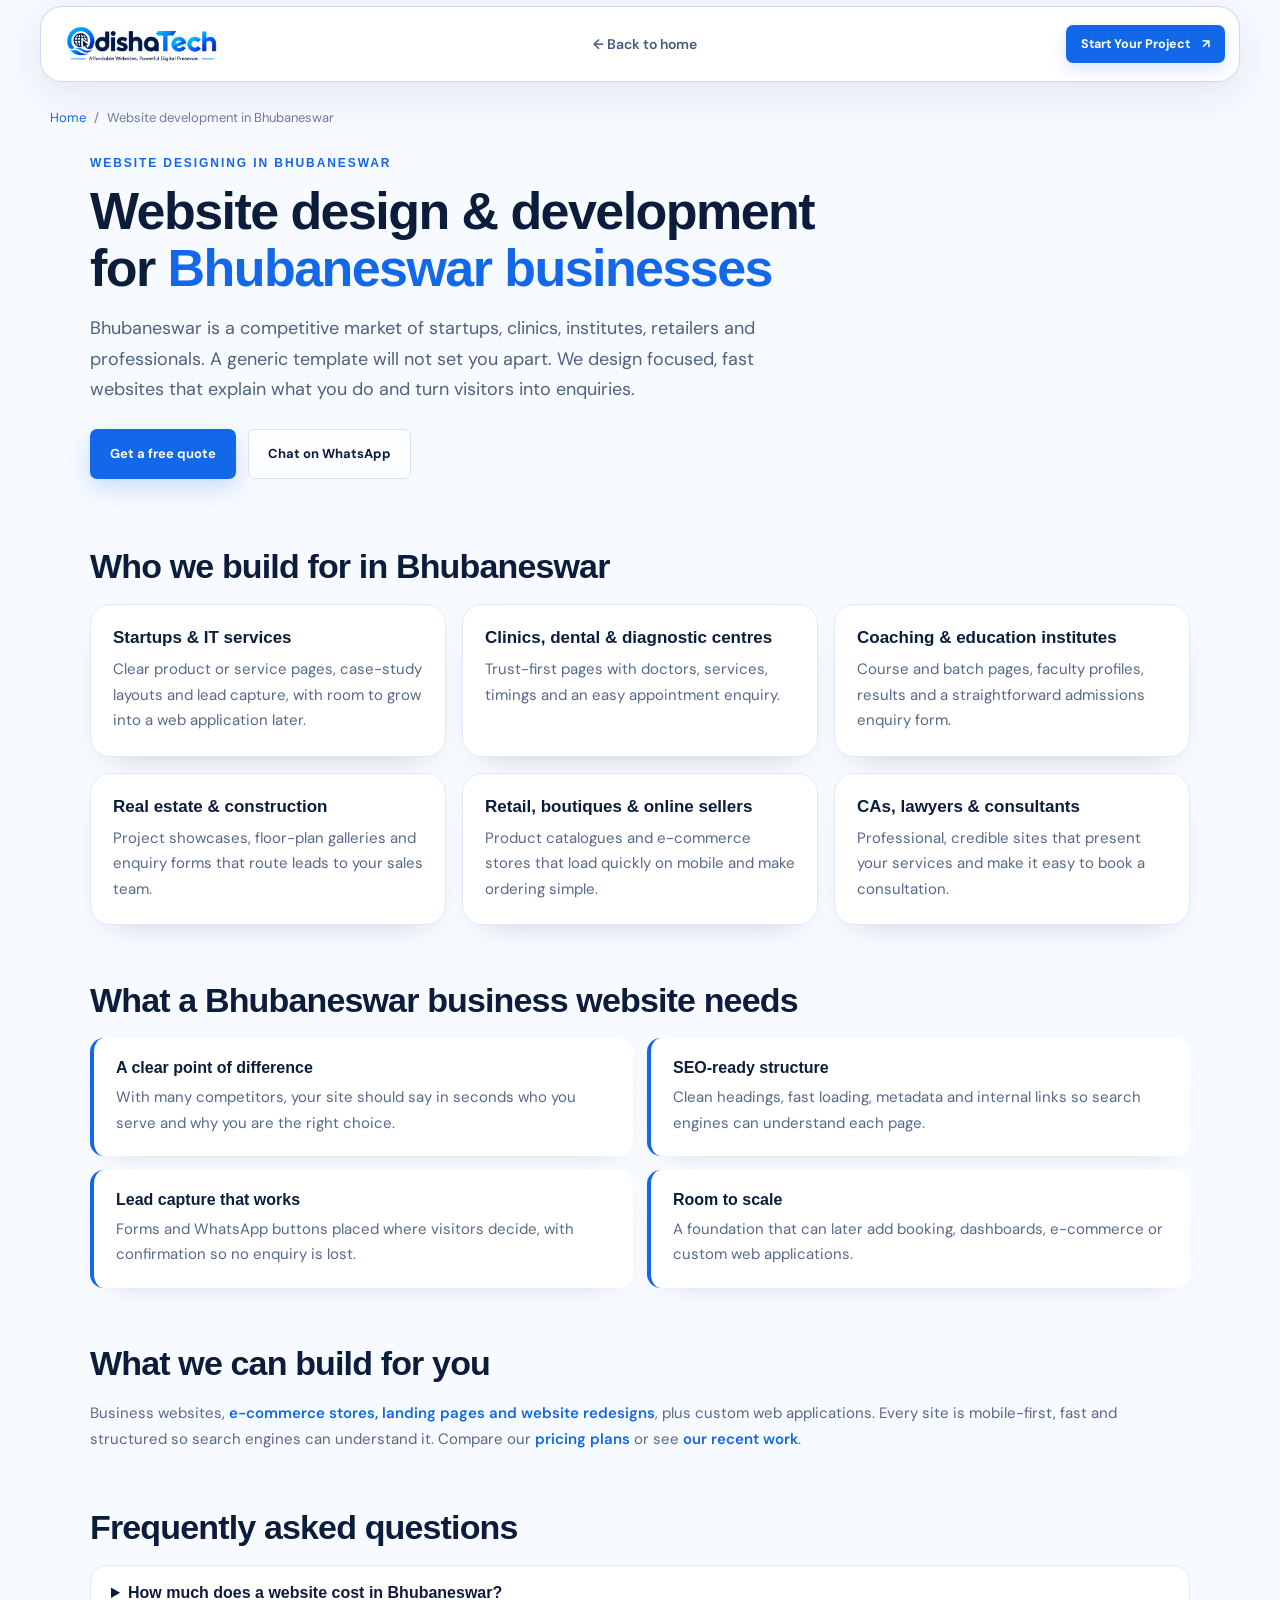
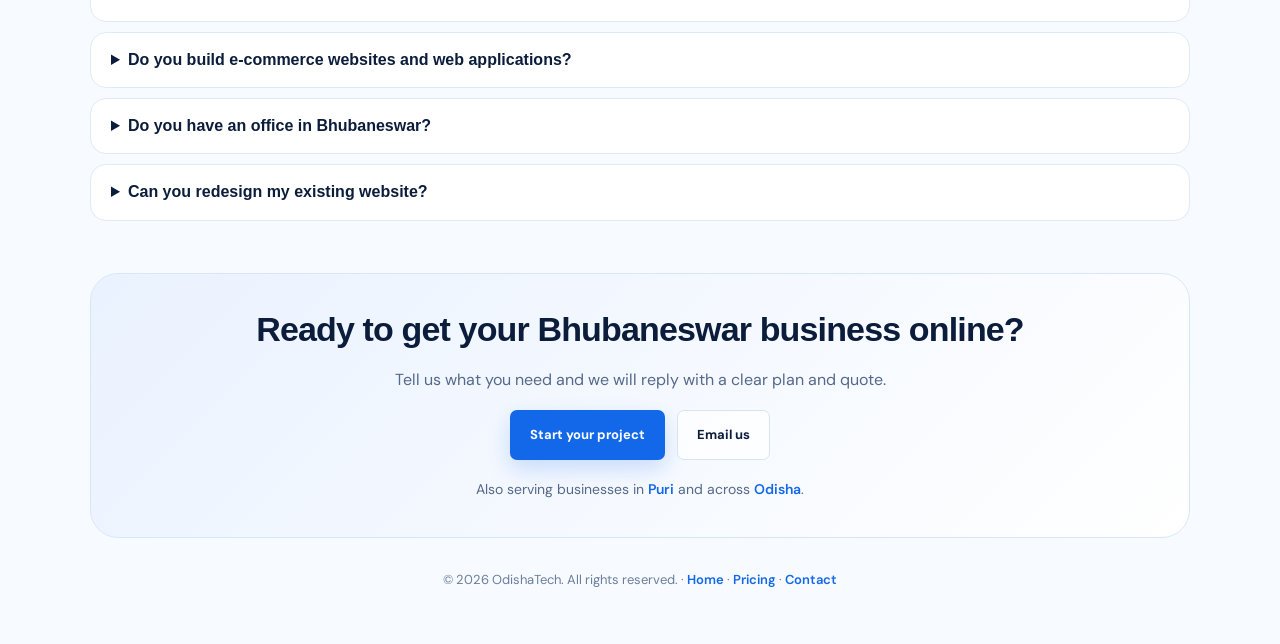
<file: website-development-bhubaneswar/index.html>
<!doctype html>
<html lang="en">
<head>
  <meta charset="utf-8">
  <meta name="viewport" content="width=device-width, initial-scale=1">
  <meta name="theme-color" content="#f7faff">
  <title>Website Designing & Development Company in Bhubaneswar | OdishaTech</title>
  <meta name="description" content="Website design and development for Bhubaneswar startups, clinics, coaching institutes, real estate firms, retailers and professionals. SEO-ready, mobile-first. Get a free quote.">
  <meta name="robots" content="index, follow, max-image-preview:large, max-snippet:-1">
  <link rel="canonical" href="https://odishatech.in/website-development-bhubaneswar/">
  <meta property="og:site_name" content="OdishaTech">
  <meta property="og:locale" content="en_IN">
  <meta property="og:type" content="website">
  <meta property="og:url" content="https://odishatech.in/website-development-bhubaneswar/">
  <meta property="og:title" content="Website Designing & Development Company in Bhubaneswar | OdishaTech">
  <meta property="og:description" content="Website design and development for Bhubaneswar startups, clinics, coaching institutes, real estate firms, retailers and professionals. SEO-ready, mobile-first. Get a free quote.">
  <meta property="og:image" content="https://odishatech.in/assets/images/og-image.png">
  <meta name="twitter:card" content="summary_large_image">
  <link rel="icon" href="../assets/images/favicon-48.png" sizes="48x48" type="image/png">
  <link rel="apple-touch-icon" href="../assets/images/apple-touch-icon.png">
  <link rel="preconnect" href="https://fonts.googleapis.com">
  <link rel="preconnect" href="https://fonts.gstatic.com" crossorigin>
  <link href="https://fonts.googleapis.com/css2?family=DM+Sans:wght@400;500;600;700&family=Plus+Jakarta+Sans:wght@400;500;600;700;800&display=swap" rel="stylesheet">
  <link rel="stylesheet" href="../css/style.css">
  <script type="application/ld+json">
{
  "@context": "https://schema.org",
  "@graph": [
    {
      "@type": "WebPage",
      "@id": "https://odishatech.in/website-development-bhubaneswar/#webpage",
      "url": "https://odishatech.in/website-development-bhubaneswar/",
      "name": "Website Designing & Development Company in Bhubaneswar | OdishaTech",
      "description": "Website design and development for Bhubaneswar startups, clinics, coaching institutes, real estate firms, retailers and professionals. SEO-ready, mobile-first. Get a free quote.",
      "isPartOf": {
        "@id": "https://odishatech.in/#website"
      },
      "inLanguage": "en-IN",
      "breadcrumb": {
        "@id": "https://odishatech.in/website-development-bhubaneswar/#breadcrumb"
      }
    },
    {
      "@type": "BreadcrumbList",
      "itemListElement": [
        {
          "@type": "ListItem",
          "position": 1,
          "name": "Home",
          "item": "https://odishatech.in/"
        },
        {
          "@type": "ListItem",
          "position": 2,
          "name": "Website development in Bhubaneswar",
          "item": "https://odishatech.in/website-development-bhubaneswar/"
        }
      ],
      "@id": "https://odishatech.in/website-development-bhubaneswar/#breadcrumb"
    },
    {
      "@type": "Service",
      "@id": "https://odishatech.in/website-development-bhubaneswar/#service",
      "name": "Website development in Bhubaneswar",
      "serviceType": "Website development",
      "provider": {
        "@id": "https://odishatech.in/#organization"
      },
      "areaServed": {
        "@type": "City",
        "name": "Bhubaneswar"
      },
      "url": "https://odishatech.in/website-development-bhubaneswar/",
      "description": "Website design and development for Bhubaneswar startups, clinics, coaching institutes, real estate firms, retailers and professionals. SEO-ready, mobile-first. Get a free quote."
    }
  ]
}
  </script>
</head>
<body class="loc-page">
  <header class="site-header is-scrolled">
    <nav class="nav-shell" aria-label="Main navigation">
      <a class="brand" href="../" aria-label="OdishaTech home"><img src="../assets/images/odishatech-logo-transparent.png" alt="OdishaTech" width="1984" height="793"></a>
      <a class="loc-home-link" href="../">← Back to home</a>
      <a class="nav-cta" href="../#contact-form">Start Your Project <span aria-hidden="true">↗</span></a>
    </nav>
  </header>
  <main>
    <nav class="loc-crumbs site-container" aria-label="Breadcrumb"><a href="../">Home</a><span aria-hidden="true">/</span><span>Website development in Bhubaneswar</span></nav>
    <section class="loc-hero site-container">
      <p class="loc-kicker">WEBSITE DESIGNING IN BHUBANESWAR</p>
      <h1>Website design &amp; development for <em>Bhubaneswar businesses</em></h1>
      <p class="loc-lede">Bhubaneswar is a competitive market of startups, clinics, institutes, retailers and professionals. A generic template will not set you apart. We design focused, fast websites that explain what you do and turn visitors into enquiries.</p>
      <div class="loc-actions">
        <a class="button button-primary" href="../#contact-form">Get a free quote</a>
        <a class="button button-light" href="https://wa.me/917064331920" target="_blank" rel="noopener noreferrer">Chat on WhatsApp</a>
      </div>
    </section>
    <section class="loc-section site-container" aria-labelledby="who">
      <h2 id="who">Who we build for in Bhubaneswar</h2>
      <div class="loc-grid"><article class="loc-card"><h3>Startups &amp; IT services</h3><p>Clear product or service pages, case-study layouts and lead capture, with room to grow into a web application later.</p></article><article class="loc-card"><h3>Clinics, dental &amp; diagnostic centres</h3><p>Trust-first pages with doctors, services, timings and an easy appointment enquiry.</p></article><article class="loc-card"><h3>Coaching &amp; education institutes</h3><p>Course and batch pages, faculty profiles, results and a straightforward admissions enquiry form.</p></article><article class="loc-card"><h3>Real estate &amp; construction</h3><p>Project showcases, floor-plan galleries and enquiry forms that route leads to your sales team.</p></article><article class="loc-card"><h3>Retail, boutiques &amp; online sellers</h3><p>Product catalogues and e-commerce stores that load quickly on mobile and make ordering simple.</p></article><article class="loc-card"><h3>CAs, lawyers &amp; consultants</h3><p>Professional, credible sites that present your services and make it easy to book a consultation.</p></article></div>
    </section>
    <section class="loc-section site-container" aria-labelledby="need">
      <h2 id="need">What a Bhubaneswar business website needs</h2>
      <ul class="loc-list"><li><strong>A clear point of difference</strong><span>With many competitors, your site should say in seconds who you serve and why you are the right choice.</span></li><li><strong>SEO-ready structure</strong><span>Clean headings, fast loading, metadata and internal links so search engines can understand each page.</span></li><li><strong>Lead capture that works</strong><span>Forms and WhatsApp buttons placed where visitors decide, with confirmation so no enquiry is lost.</span></li><li><strong>Room to scale</strong><span>A foundation that can later add booking, dashboards, e-commerce or custom web applications.</span></li></ul>
    </section>
    <section class="loc-section site-container" aria-labelledby="services">
      <h2 id="services">What we can build for you</h2>
      <p class="loc-text">Business websites, <a href="../#services">e-commerce stores, landing pages and website redesigns</a>, plus custom web applications. Every site is mobile-first, fast and structured so search engines can understand it. Compare our <a href="../#pricing">pricing plans</a> or see <a href="../#work">our recent work</a>.</p>
    </section>
    <section class="loc-section site-container" aria-labelledby="faq">
      <h2 id="faq">Frequently asked questions</h2>
      <div class="loc-faqs"><details class="loc-faq"><summary>How much does a website cost in Bhubaneswar?</summary><p>Our plans start from ₹2,999 for a Starter website. Price depends on pages, features and content. See the pricing section on our home page or request a quote.</p></details><details class="loc-faq"><summary>Do you build e-commerce websites and web applications?</summary><p>Yes. We build online stores, business websites, landing pages and custom web applications. Share your idea and we will recommend the right scope.</p></details><details class="loc-faq"><summary>Do you have an office in Bhubaneswar?</summary><p>OdishaTech is Odisha-based and works with Bhubaneswar clients online through WhatsApp, calls, video meetings and email. We do not claim a physical Bhubaneswar office.</p></details><details class="loc-faq"><summary>Can you redesign my existing website?</summary><p>Yes. We can modernise an existing site for speed, clarity and conversions while keeping the content and branding you want to keep.</p></details></div>
    </section>
    <section class="loc-cta site-container">
      <h2>Ready to get your Bhubaneswar business online?</h2>
      <p>Tell us what you need and we will reply with a clear plan and quote.</p>
      <div class="loc-actions"><a class="button button-primary" href="../#contact-form">Start your project</a><a class="button button-light" href="mailto:odishatech.support@gmail.com">Email us</a></div>
      <p class="loc-other">Also serving businesses in <a href="../website-development-puri/">Puri</a> and across <a href="../">Odisha</a>.</p>
    </section>
  </main>
  <footer class="loc-footer"><p>© <span id="y"></span> OdishaTech. All rights reserved. · <a href="../">Home</a> · <a href="../#pricing">Pricing</a> · <a href="../#contact">Contact</a></p></footer>
  <script>document.getElementById("y").textContent=new Date().getFullYear();</script>
</body>
</html>
</file>
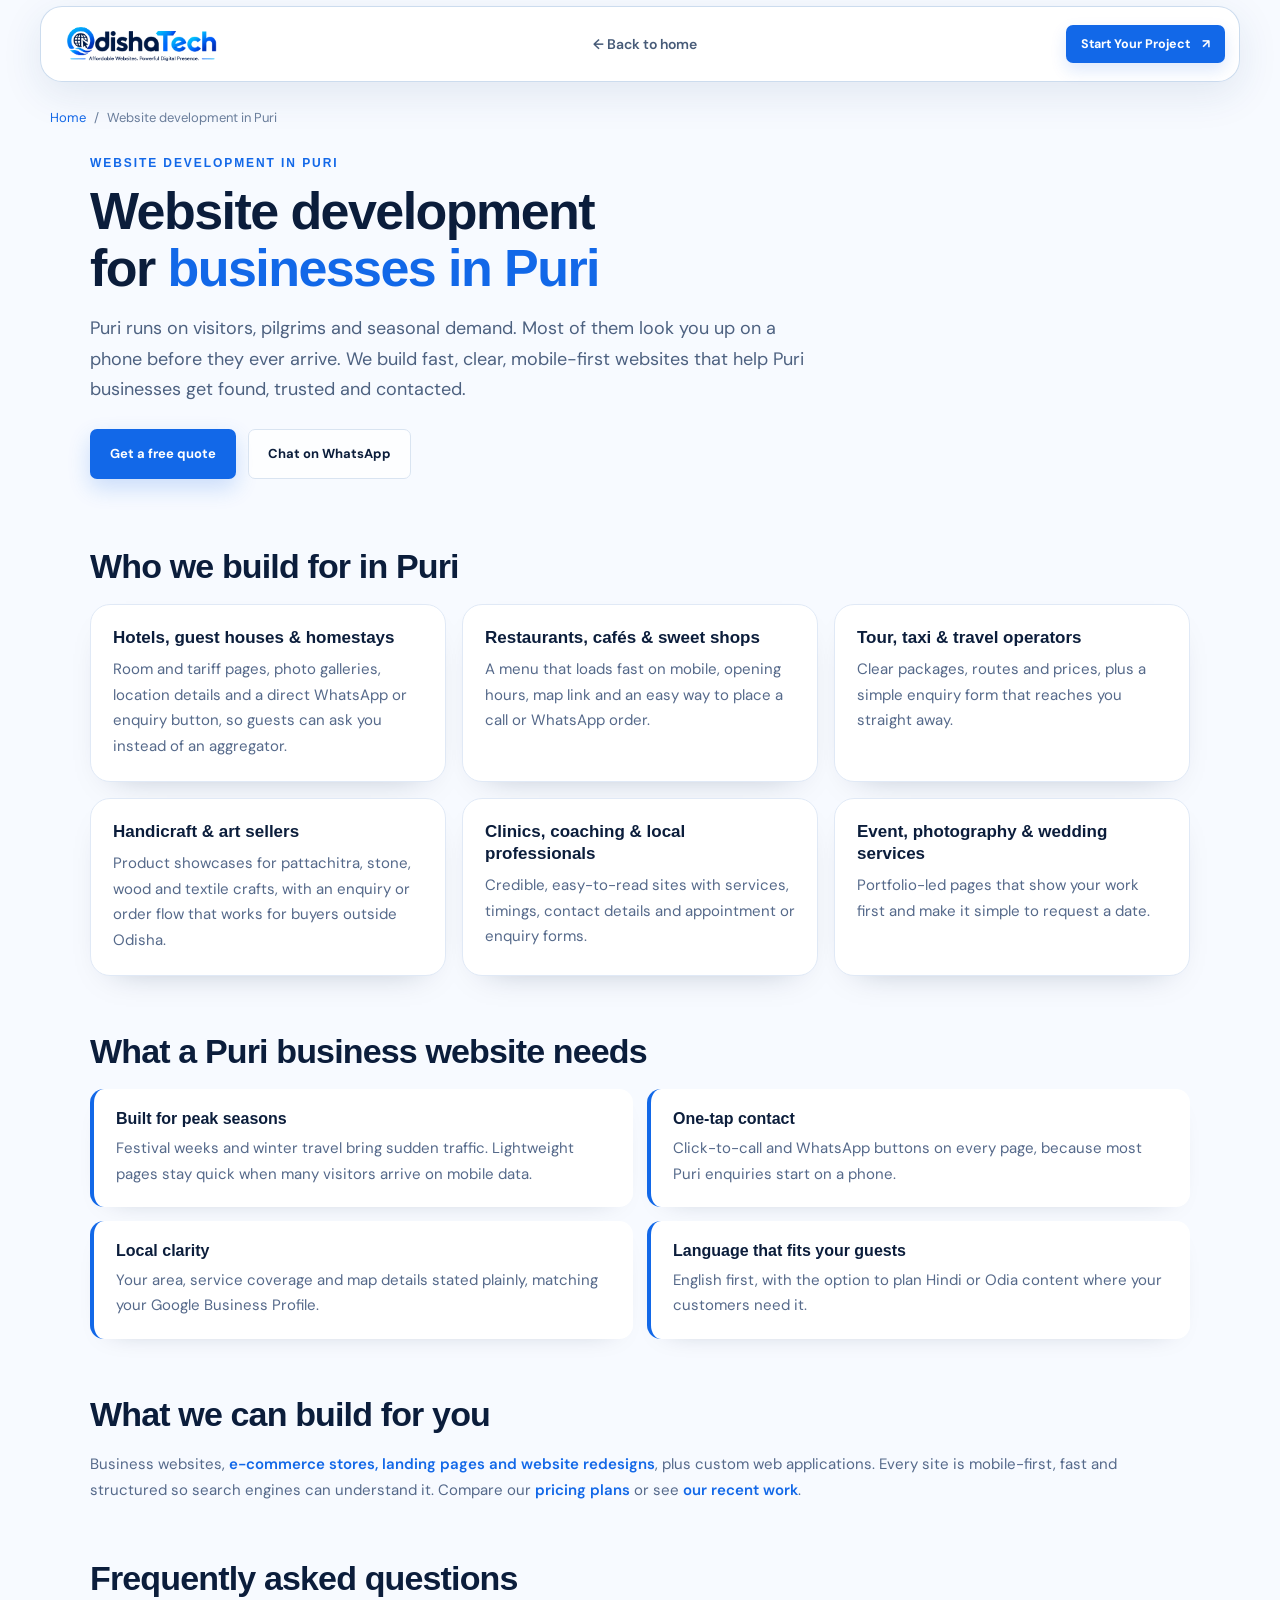
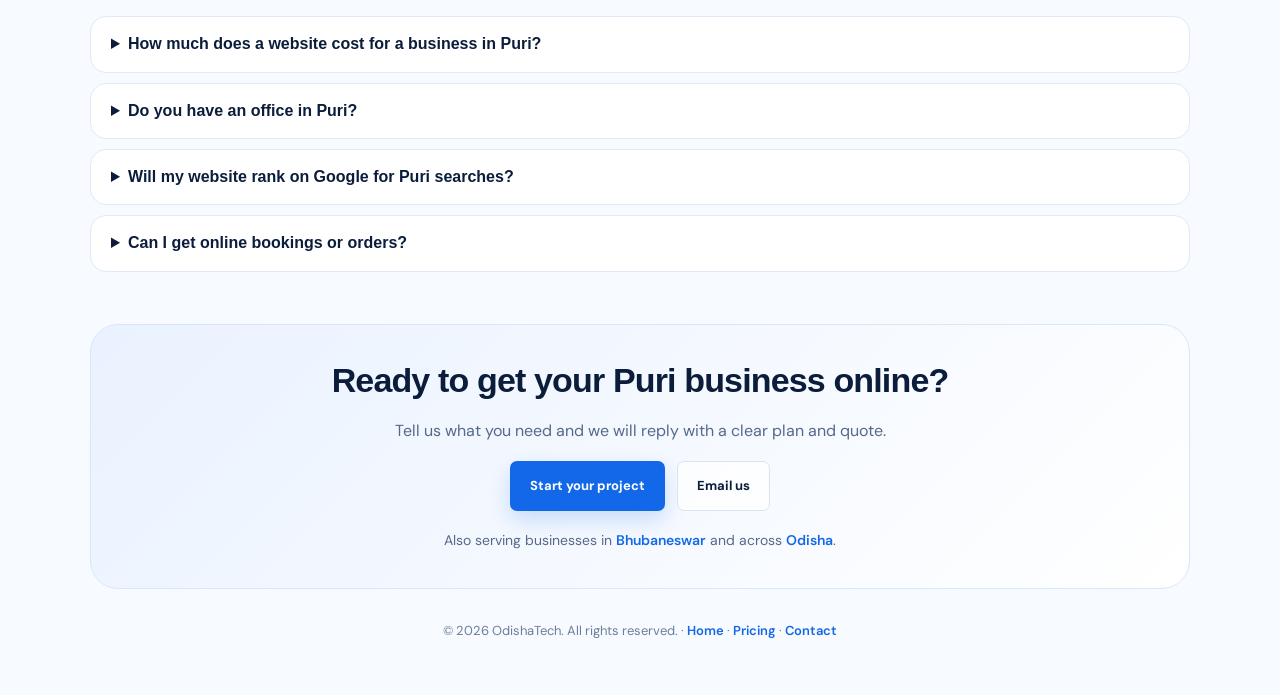
<file: website-development-puri/index.html>
<!doctype html>
<html lang="en">
<head>
  <meta charset="utf-8">
  <meta name="viewport" content="width=device-width, initial-scale=1">
  <meta name="theme-color" content="#f7faff">
  <title>Website Development Company in Puri, Odisha | OdishaTech</title>
  <meta name="description" content="Affordable website development for Puri businesses: hotels, homestays, restaurants, travel operators, craft sellers and clinics. Mobile-first, SEO-ready websites. Get a free quote.">
  <meta name="robots" content="index, follow, max-image-preview:large, max-snippet:-1">
  <link rel="canonical" href="https://odishatech.in/website-development-puri/">
  <meta property="og:site_name" content="OdishaTech">
  <meta property="og:locale" content="en_IN">
  <meta property="og:type" content="website">
  <meta property="og:url" content="https://odishatech.in/website-development-puri/">
  <meta property="og:title" content="Website Development Company in Puri, Odisha | OdishaTech">
  <meta property="og:description" content="Affordable website development for Puri businesses: hotels, homestays, restaurants, travel operators, craft sellers and clinics. Mobile-first, SEO-ready websites. Get a free quote.">
  <meta property="og:image" content="https://odishatech.in/assets/images/og-image.png">
  <meta name="twitter:card" content="summary_large_image">
  <link rel="icon" href="../assets/images/favicon-48.png" sizes="48x48" type="image/png">
  <link rel="apple-touch-icon" href="../assets/images/apple-touch-icon.png">
  <link rel="preconnect" href="https://fonts.googleapis.com">
  <link rel="preconnect" href="https://fonts.gstatic.com" crossorigin>
  <link href="https://fonts.googleapis.com/css2?family=DM+Sans:wght@400;500;600;700&family=Plus+Jakarta+Sans:wght@400;500;600;700;800&display=swap" rel="stylesheet">
  <link rel="stylesheet" href="../css/style.css">
  <script type="application/ld+json">
{
  "@context": "https://schema.org",
  "@graph": [
    {
      "@type": "WebPage",
      "@id": "https://odishatech.in/website-development-puri/#webpage",
      "url": "https://odishatech.in/website-development-puri/",
      "name": "Website Development Company in Puri, Odisha | OdishaTech",
      "description": "Affordable website development for Puri businesses: hotels, homestays, restaurants, travel operators, craft sellers and clinics. Mobile-first, SEO-ready websites. Get a free quote.",
      "isPartOf": {
        "@id": "https://odishatech.in/#website"
      },
      "inLanguage": "en-IN",
      "breadcrumb": {
        "@id": "https://odishatech.in/website-development-puri/#breadcrumb"
      }
    },
    {
      "@type": "BreadcrumbList",
      "itemListElement": [
        {
          "@type": "ListItem",
          "position": 1,
          "name": "Home",
          "item": "https://odishatech.in/"
        },
        {
          "@type": "ListItem",
          "position": 2,
          "name": "Website development in Puri",
          "item": "https://odishatech.in/website-development-puri/"
        }
      ],
      "@id": "https://odishatech.in/website-development-puri/#breadcrumb"
    },
    {
      "@type": "Service",
      "@id": "https://odishatech.in/website-development-puri/#service",
      "name": "Website development in Puri",
      "serviceType": "Website development",
      "provider": {
        "@id": "https://odishatech.in/#organization"
      },
      "areaServed": {
        "@type": "City",
        "name": "Puri"
      },
      "url": "https://odishatech.in/website-development-puri/",
      "description": "Affordable website development for Puri businesses: hotels, homestays, restaurants, travel operators, craft sellers and clinics. Mobile-first, SEO-ready websites. Get a free quote."
    }
  ]
}
  </script>
</head>
<body class="loc-page">
  <header class="site-header is-scrolled">
    <nav class="nav-shell" aria-label="Main navigation">
      <a class="brand" href="../" aria-label="OdishaTech home"><img src="../assets/images/odishatech-logo-transparent.png" alt="OdishaTech" width="1984" height="793"></a>
      <a class="loc-home-link" href="../">← Back to home</a>
      <a class="nav-cta" href="../#contact-form">Start Your Project <span aria-hidden="true">↗</span></a>
    </nav>
  </header>
  <main>
    <nav class="loc-crumbs site-container" aria-label="Breadcrumb"><a href="../">Home</a><span aria-hidden="true">/</span><span>Website development in Puri</span></nav>
    <section class="loc-hero site-container">
      <p class="loc-kicker">WEBSITE DEVELOPMENT IN PURI</p>
      <h1>Website development for <em>businesses in Puri</em></h1>
      <p class="loc-lede">Puri runs on visitors, pilgrims and seasonal demand. Most of them look you up on a phone before they ever arrive. We build fast, clear, mobile-first websites that help Puri businesses get found, trusted and contacted.</p>
      <div class="loc-actions">
        <a class="button button-primary" href="../#contact-form">Get a free quote</a>
        <a class="button button-light" href="https://wa.me/917064331920" target="_blank" rel="noopener noreferrer">Chat on WhatsApp</a>
      </div>
    </section>
    <section class="loc-section site-container" aria-labelledby="who">
      <h2 id="who">Who we build for in Puri</h2>
      <div class="loc-grid"><article class="loc-card"><h3>Hotels, guest houses &amp; homestays</h3><p>Room and tariff pages, photo galleries, location details and a direct WhatsApp or enquiry button, so guests can ask you instead of an aggregator.</p></article><article class="loc-card"><h3>Restaurants, cafés &amp; sweet shops</h3><p>A menu that loads fast on mobile, opening hours, map link and an easy way to place a call or WhatsApp order.</p></article><article class="loc-card"><h3>Tour, taxi &amp; travel operators</h3><p>Clear packages, routes and prices, plus a simple enquiry form that reaches you straight away.</p></article><article class="loc-card"><h3>Handicraft &amp; art sellers</h3><p>Product showcases for pattachitra, stone, wood and textile crafts, with an enquiry or order flow that works for buyers outside Odisha.</p></article><article class="loc-card"><h3>Clinics, coaching &amp; local professionals</h3><p>Credible, easy-to-read sites with services, timings, contact details and appointment or enquiry forms.</p></article><article class="loc-card"><h3>Event, photography &amp; wedding services</h3><p>Portfolio-led pages that show your work first and make it simple to request a date.</p></article></div>
    </section>
    <section class="loc-section site-container" aria-labelledby="need">
      <h2 id="need">What a Puri business website needs</h2>
      <ul class="loc-list"><li><strong>Built for peak seasons</strong><span>Festival weeks and winter travel bring sudden traffic. Lightweight pages stay quick when many visitors arrive on mobile data.</span></li><li><strong>One-tap contact</strong><span>Click-to-call and WhatsApp buttons on every page, because most Puri enquiries start on a phone.</span></li><li><strong>Local clarity</strong><span>Your area, service coverage and map details stated plainly, matching your Google Business Profile.</span></li><li><strong>Language that fits your guests</strong><span>English first, with the option to plan Hindi or Odia content where your customers need it.</span></li></ul>
    </section>
    <section class="loc-section site-container" aria-labelledby="services">
      <h2 id="services">What we can build for you</h2>
      <p class="loc-text">Business websites, <a href="../#services">e-commerce stores, landing pages and website redesigns</a>, plus custom web applications. Every site is mobile-first, fast and structured so search engines can understand it. Compare our <a href="../#pricing">pricing plans</a> or see <a href="../#work">our recent work</a>.</p>
    </section>
    <section class="loc-section site-container" aria-labelledby="faq">
      <h2 id="faq">Frequently asked questions</h2>
      <div class="loc-faqs"><details class="loc-faq"><summary>How much does a website cost for a business in Puri?</summary><p>Our plans start from ₹2,999 for a Starter website. The final price depends on the number of pages, features and content. See the pricing section on our home page, or ask for a quote.</p></details><details class="loc-faq"><summary>Do you have an office in Puri?</summary><p>OdishaTech is Odisha-based and works with Puri businesses online: WhatsApp, phone, video calls and email. We do not claim a physical Puri office.</p></details><details class="loc-faq"><summary>Will my website rank on Google for Puri searches?</summary><p>No honest agency can guarantee rankings. We build sites with clean structure, fast loading and proper metadata, which gives you a sound foundation for local search. Ranking also depends on your Google Business Profile, reviews and content over time.</p></details><details class="loc-faq"><summary>Can I get online bookings or orders?</summary><p>Yes. Depending on your needs we can add enquiry forms, WhatsApp ordering or a simple online store. Tell us what you want customers to do and we will suggest the lightest option.</p></details></div>
    </section>
    <section class="loc-cta site-container">
      <h2>Ready to get your Puri business online?</h2>
      <p>Tell us what you need and we will reply with a clear plan and quote.</p>
      <div class="loc-actions"><a class="button button-primary" href="../#contact-form">Start your project</a><a class="button button-light" href="mailto:odishatech.support@gmail.com">Email us</a></div>
      <p class="loc-other">Also serving businesses in <a href="../website-development-bhubaneswar/">Bhubaneswar</a> and across <a href="../">Odisha</a>.</p>
    </section>
  </main>
  <footer class="loc-footer"><p>© <span id="y"></span> OdishaTech. All rights reserved. · <a href="../">Home</a> · <a href="../#pricing">Pricing</a> · <a href="../#contact">Contact</a></p></footer>
  <script>document.getElementById("y").textContent=new Date().getFullYear();</script>
</body>
</html>
</file>
<file: css/style.css>
:root {
  --navy: #0b1d3b;
  --ink: #132440;
  --muted: #61718b;
  --blue: #1268e8;
  --blue-deep: #0755cb;
  --cyan: #10b8e9;
  --pale: #f4f8fd;
  --pale-blue: #eaf3ff;
  --line: #dce6f2;
  --white: #fff;
  --font-display: "Manrope", "Trebuchet MS", sans-serif;
  --font-body: "DM Sans", "Segoe UI", sans-serif;
  --ease: cubic-bezier(.2,.7,.2,1);
}
* { box-sizing: border-box; }
html { scroll-behavior: smooth; scroll-padding-top: 96px; }
body { margin: 0; background: #fbfdff; color: var(--ink); font-family: var(--font-body); font-size: 16px; line-height: 1.6; -webkit-font-smoothing: antialiased; }
body::before { content: ""; position: fixed; z-index: -1; inset: 0; pointer-events: none; opacity: .17; background-image: radial-gradient(#6f9ed0 0.55px, transparent .55px); background-size: 8px 8px; mask-image: linear-gradient(110deg, transparent 5%, #000 45%, transparent 94%); }
img { display: block; max-width: 100%; }
a { color: inherit; text-decoration: none; }
button, input, textarea, select { font: inherit; }
button, a, input, textarea, select { -webkit-tap-highlight-color: transparent; }
::selection { background: #c6e1ff; color: var(--navy); }
.site-container { width: min(1180px, calc(100% - 48px)); margin-inline: auto; }
.section-pad { padding: 82px 0; }
.no-scrollbar { scrollbar-width: none; -ms-overflow-style: none; }
.no-scrollbar::-webkit-scrollbar { display: none; }
.skip-link { position: fixed; z-index: 1000; top: 10px; left: 10px; padding: 12px 18px; transform: translateY(-150%); color: #fff; background: var(--navy); border-radius: 6px; }
.skip-link:focus { transform: translateY(0); }
:focus-visible { outline: 3px solid #14a6e6; outline-offset: 4px; border-radius: 3px; }
.site-header { position: fixed; z-index: 50; top: 0; left: 0; right: 0; padding: 8px 28px; transition: padding .35s var(--ease); }
.nav-shell { width: min(1320px, 100%); min-height: 54px; margin: 0 auto; padding: 6px 14px 6px 18px; display: flex; align-items: center; justify-content: space-between; gap: 20px; border: 1px solid transparent; border-radius: 22px; transition: background .35s, border-color .35s, box-shadow .35s, min-height .35s, width .35s, padding .35s; }
.site-header.is-scrolled { padding-top: 6px; }
.site-header.is-scrolled .nav-shell { width: min(1200px, 100%); min-height: 48px; background: rgba(255,255,255,.91); border-color: rgba(183,205,231,.7); box-shadow: 0 12px 40px rgba(32,70,120,.10); backdrop-filter: blur(16px); padding-block: 4px; }
.brand { width: 148px; flex: 0 0 auto; }
.brand img { width: 100%; height: auto; object-fit: contain; }
.desktop-links { display: flex; align-items: center; gap: clamp(14px, 2vw, 28px); }
.desktop-links a { color: #50617b; font-size: 13px; font-weight: 600; transition: color .2s; }
.desktop-links a:hover { color: var(--blue); }
.nav-cta { display: inline-flex; align-items: center; gap: 12px; padding: 9px 15px; border-radius: 7px; background: var(--blue); color: #fff; font-weight: 700; font-size: 12.5px; box-shadow: 0 7px 16px rgba(18,104,232,.15); transition: transform .25s, background .25s, box-shadow .25s; }
.nav-cta:hover { background: var(--blue-deep); transform: translateY(-2px); box-shadow: 0 10px 24px rgba(18,104,232,.24); }
.menu-toggle { display: none; }
.mobile-menu { display: none; }
body.menu-open { overflow: hidden; }

.hero-reference { position: relative; isolation: isolate; min-height: 0; padding: 112px 0 38px; overflow-x: clip; background: radial-gradient(ellipse at 83% 40%, rgba(199,226,255,.58), transparent 34%), linear-gradient(180deg,#f7faff 0%,#fbfdff 100%); }
.hero-reference::before { content: ""; position: absolute; inset: 0; z-index: -1; pointer-events: none; background: radial-gradient(ellipse at 18% 82%, rgba(219,242,255,.42), transparent 36%); }
.hero-reference-container { position: relative; z-index: 1; width: min(1180px,calc(100% - 48px)); }
.hero-reference-grid { display: grid; min-width: 0; grid-template-columns: minmax(0,1fr); align-items: center; gap: 24px; }
.hero-reference-copy { display: flex; flex-direction: column; align-items: flex-start; position: relative; z-index: 1; }
.hero-reference-pill { display: inline-flex; align-items: center; gap: 9px; margin-bottom: 14px; padding: 7px 12px; border: 1px solid rgba(148,163,184,.35); border-radius: 999px; background: #fff; box-shadow: 0 4px 14px rgba(27,71,120,.07); color: #475569; font-size: 10px; font-weight: 700; letter-spacing: .04em; }
.hero-reference-title { max-width: 100%; margin: 0 0 12px; color: #0f172a; font-family: "Plus Jakarta Sans",var(--font-display); font-size: clamp(36px,4.7vw,58px); font-weight: 900; line-height: 1.05; letter-spacing: -.055em; overflow-wrap: anywhere; }
.hero-reference-title span { color: #2563eb; }
.hero-reference-description { max-width: 34rem; margin: 0 0 6px; color: #475569; font-size: clamp(15px,1.3vw,18px); font-weight: 500; line-height: 1.6; }
.hero-reference-tagline { display: flex; min-height: 26px; flex-wrap: wrap; align-items: center; margin-bottom: 18px; color: #475569; font-size: 14px; }
.hero-reference-tagline > span:first-child { margin-right: 4px; }
.hero-reference-tagline #hero-typed-text { min-width: 0; max-width: 100%; color: #2563eb; font-weight: 800; letter-spacing: -.02em; overflow-wrap: anywhere; }
.hero-reference-actions { display: flex; width: 100%; flex-wrap: wrap; align-items: center; gap: 10px; margin: 0 0 18px; }
.hero-reference-primary,.hero-reference-whatsapp { min-height: 49px; display: inline-flex; align-items: center; justify-content: center; gap: 10px; padding: 0 20px; border: 1px solid transparent; border-radius: 12px; font-size: 13px; font-weight: 700; text-decoration: none; transition: transform .2s, box-shadow .2s, background .2s, border-color .2s; }
.hero-reference-primary { color: #fff; background: linear-gradient(110deg,#2563eb,#3b82f6); box-shadow: 0 10px 24px rgba(37,99,235,.25); }
.hero-reference-primary:hover { transform: translateY(-2px); background: linear-gradient(110deg,#1d4ed8,#2563eb); box-shadow: 0 13px 28px rgba(37,99,235,.32); }
.hero-reference-whatsapp { border-color: #e2e8f0; background: #fff; color: #1e293b; }
.hero-reference-whatsapp:hover { transform: translateY(-2px); border-color: #6ee7b7; background: #ecfdf5; color: #047857; box-shadow: 0 8px 20px rgba(16,185,129,.12); }
.hero-reference-primary svg { width: 16px; height: 16px; }
.hero-reference-whatsapp svg { width: 19px; height: 19px; color: #10b981; }
.hero-reference-social-proof { display: flex; width: 100%; max-width: 32rem; flex-wrap: wrap; align-items: center; gap: 10px; margin: 0 0 14px; padding-top: 10px; border-top: 1px solid rgba(148,163,184,.25); color: #1e293b; font-size: 12px; font-weight: 700; }
.hero-reference-stars { color: #f59e0b; letter-spacing: .08em; }
.hero-reference-avatars { display: flex; margin-left: auto; }
.hero-reference-avatars img { width: 28px; height: 28px; margin-left: -8px; border: 2px solid #fff; border-radius: 50%; object-fit: cover; }
.hero-reference-avatars img:first-child { margin-left: 0; }
.hero-reference-benefits { display: flex; flex-wrap: wrap; align-items: center; gap: 8px 13px; color: #475569; font-size: 11px; font-weight: 600; }
.hero-reference-benefit { display: inline-flex; align-items: center; gap: 6px; white-space: nowrap; }
.hero-reference-check { width: 16px; height: 16px; display: inline-flex; flex: 0 0 16px; align-items: center; justify-content: center; border-radius: 50%; background: #dbeafe; color: #2563eb; font-size: 10px; font-weight: 900; }
.hero-reference-art { position: relative; display: flex; min-width: 0; min-height: 0; align-items: center; justify-content: center; padding: 50px 18px; }
.hero-reference-orbit { position: absolute; inset: 0; z-index: -1; display: flex; align-items: center; justify-content: center; pointer-events: none; }
.hero-reference-orbit svg { width: 100%; max-width: 620px; height: auto; overflow: visible; }
.hero-reference-laptop { position: relative; z-index: 1; display: flex; width: 100%; max-width: 500px; flex-direction: column; align-items: center; animation: enter-up .9s .12s var(--ease) both; }
.hero-reference-screen { transform: perspective(1200px) rotateY(-2deg) rotateX(1deg); transition: transform .5s var(--ease); }
.hero-reference-laptop:hover .hero-reference-screen { transform: perspective(1200px) rotateY(0) rotateX(0) translateY(-4px); }
.hero-reference-screen { position: relative; width: 100%; padding: 8px; border: 1px solid #aeb8c4; border-radius: 18px 18px 5px 5px; background: linear-gradient(135deg,#fbfdff 0%,#c9d1da 12%,#f4f6f8 25%,#aeb8c3 55%,#e9edf1 80%,#a7b2be 100%); box-shadow: 0 28px 55px rgba(31,53,78,.2), inset 0 1px 0 rgba(255,255,255,.95); }
.hero-reference-screen::after { position: absolute; inset: 0; z-index: 4; border-radius: inherit; background: linear-gradient(125deg,rgba(255,255,255,.14),transparent 30%,transparent 78%,rgba(255,255,255,.08)); content: ""; pointer-events: none; }
.hero-reference-screen > span { position: absolute; top: 3px; left: 50%; z-index: 5; width: 5px; height: 5px; border: 1px solid #7d8996; border-radius: 50%; background: #252d37; transform: translateX(-50%); }
.hero-reference-screen > span span { display: block; width: 1px; height: 1px; border-radius: 50%; background: #020617; }
.hero-reference-browser { display: flex; width: 100%; aspect-ratio: 16/10; flex-direction: column; overflow: hidden; border: 1px solid #1e293b; border-radius: 8px; background: #fff; color: #1e293b; }
.hero-reference-browser-bar { display: flex; min-height: 27px; align-items: center; justify-content: space-between; gap: 8px; padding: 4px 10px; border-bottom: 1px solid #cbd5e1; background: #f1f5f9; color: #64748b; font-size: 9px; }
.hero-reference-browser-bar > div { display: flex; gap: 4px; }
.hero-reference-browser-bar > span:nth-child(2) { padding: 2px 30px; border: 1px solid #e2e8f0; border-radius: 4px; background: #fff; color: #94a3b8; font-size: 8px; }
.hero-reference-browser-content { display: flex; min-height: 0; flex: 1; flex-direction: column; background: #f8fafc; }
.hero-reference-page { display: flex; flex: 1.2; flex-direction: column; overflow: hidden; padding: 9px 13px 12px; background: #0b132b; color: #fff; }
.hero-reference-page-nav { display: flex; min-height: 24px; align-items: center; justify-content: space-between; gap: 8px; margin-bottom: 8px; padding-bottom: 6px; border-bottom: 1px solid rgba(255,255,255,.1); font-size: 8px; }
.hero-reference-page-main { display: grid; min-height: 0; flex: 1; grid-template-columns: 7fr 5fr; align-items: center; gap: 8px; }
.hero-reference-page-copy { display: flex; flex-direction: column; align-items: flex-start; }
.hero-reference-page-copy h2 { margin: 0 0 5px; color: #fff; font-size: clamp(12px,1.2vw,17px); font-weight: 900; line-height: 1.15; }
.hero-reference-page-copy p { margin: 0 0 7px; color: #cbd5e1; font-size: clamp(7px,.6vw,9px); line-height: 1.4; }
.hero-reference-page-copy > span { padding: 3px 7px; border-radius: 4px; background: #2563eb; color: #fff; font-size: 7px; font-weight: 700; }
.hero-reference-page-photo-wrap { display: flex; justify-content: flex-end; }
.hero-reference-page-photo-wrap > div { position: relative; width: 100%; max-width: 130px; aspect-ratio: 4/3; overflow: hidden; border: 1px solid rgba(255,255,255,.2); border-radius: 8px; background: #1e293b; box-shadow: 0 8px 18px rgba(0,0,0,.2); }
.hero-reference-page-photo-wrap img { width: 100%; height: 100%; object-fit: cover; }
.hero-reference-page-photo-wrap > div > span { position: absolute; bottom: 4px; left: 4px; padding: 3px 5px; border: 1px solid #e2e8f0; border-radius: 4px; background: #fff; color: #334155; font-size: 6px; font-weight: 700; }
.hero-reference-page-lower { flex: .8; padding: 9px; background: #fff; }
.hero-reference-page-lower-grid { display: grid; height: 100%; grid-template-columns: 1fr 1fr; gap: 8px; }
.hero-reference-page-lower-copy { display: flex; flex-direction: column; justify-content: center; }
.hero-reference-page-lower-copy > span { margin-bottom: 3px; color: #2563eb; font-size: 6px; font-weight: 800; letter-spacing: .1em; text-transform: uppercase; }
.hero-reference-page-lower-copy h3 { margin: 0 0 4px; color: #0f172a; font-size: 10px; font-weight: 900; line-height: 1.2; }
.hero-reference-page-lower-copy p { margin: 0; color: #64748b; font-size: 7px; line-height: 1.35; }
.hero-reference-page-services { display: grid; grid-template-columns: repeat(2,minmax(0,1fr)); gap: 5px; }
.hero-reference-page-service { display: flex; min-width: 0; flex-direction: column; justify-content: center; overflow: hidden; padding: 5px; border-radius: 4px; background: #0f172a; color: #fff; }
.hero-reference-page-service span { overflow: hidden; text-overflow: ellipsis; white-space: nowrap; }
.hero-reference-page-service span:first-child { margin-bottom: 2px; color: #60a5fa; font-size: 7px; }
.hero-reference-page-service span:nth-child(2) { font-size: 6.5px; font-weight: 700; }
.hero-reference-page-service span:last-child { color: #94a3b8; font-size: 5px; }
.hero-reference-badge { position: absolute; z-index: 3; display: flex; align-items: center; gap: 10px; border: 1px solid rgba(255,255,255,.8); border-radius: 16px; background: rgba(255,255,255,.94); box-shadow: 0 15px 35px rgba(30,64,110,.18); backdrop-filter: blur(8px); }
.hero-reference-badge > span:first-child { display: flex; width: 36px; height: 36px; flex: 0 0 36px; align-items: center; justify-content: center; border-radius: 12px; background: #ecfdf5; color: #059669; }
.hero-reference-badge-inquiries > span:first-child { width: 32px; height: 32px; flex-basis: 32px; background: rgba(255,255,255,.2); color: #fff; }
.hero-reference-badge > span:last-child { display: flex; flex-direction: column; gap: 3px; }
.hero-reference-badge > span:last-child > span:first-child { color: #0f172a; font-size: 14px; font-weight: 900; line-height: 1; white-space: nowrap; }
.hero-reference-badge-speed > span:last-child > span:first-child { display: flex; align-items: center; gap: 6px; }
.hero-reference-badge-speed > span:last-child > span:first-child > span { width: 8px; height: 8px; border-radius: 50%; background: #10b981; }
.hero-reference-badge > span:last-child > span:last-child { color: #64748b; font-size: 9px; font-weight: 700; letter-spacing: .1em; line-height: 1.2; text-transform: uppercase; }
.hero-reference-badge-inquiries > span:last-child > span { color: #fff; }
.hero-reference-badge-speed { left: 10px; bottom: -4px; animation: hero-float 6s ease-in-out infinite; }
.hero-reference-badge-inquiries { top: 8px; right: 10px; animation: hero-float 6s ease-in-out -3s infinite; }
.hero-reference-laptop-base { position: relative; width: 100%; height: 15px; align-items: flex-start; justify-content: center; overflow: hidden; border: 1px solid #aeb8c3; border-top-color: #fff; border-radius: 0 0 12px 12px; background: linear-gradient(180deg,#f9fbfd 0%,#dce2e8 27%,#abb5c0 65%,#eef1f4 100%); box-shadow: 0 13px 20px rgba(31,53,78,.16),inset 0 1px 0 rgba(255,255,255,.9); }
.hero-reference-laptop-base::before { position: absolute; top: 1px; left: 50%; width: 20%; height: 2px; border: 1px solid rgba(139,150,162,.55); border-top: 0; border-radius: 0 0 6px 6px; background: linear-gradient(90deg,#c7cfd7,#f7f9fb,#bfc8d1); content: ""; transform: translateX(-50%); }
.hero-reference-laptop-notch { display: none; }
.hero-reference-laptop-shadow { width: 94%; height: 9px; margin-top: 4px; border-radius: 50%; background: rgba(31,53,78,.16); filter: blur(7px); }
.hero-reference-cursor { display: inline-block; width: 2.5px; height: 1.15em; margin-left: 3px; vertical-align: -.15em; background: #2563eb; animation: cursor-blink .8s step-end infinite; }
.hero-reference-clamp { display: -webkit-box; overflow: hidden; -webkit-box-orient: vertical; -webkit-line-clamp: 2; }
.hero-reference-actions a { white-space: nowrap; }
@keyframes hero-float { 0%,100% { transform: translateY(0); } 50% { transform: translateY(-8px); } }

/* ---- Hero laptop + floating cards (dark screen style) ---- */
.hero-reference-art .hl-laptop { max-width: 560px; }
.hl-screen { position: relative; width: 100%; padding: 12px 12px 10px; border: 1px solid #9aa6b5; border-radius: 20px 20px 6px 6px; background: linear-gradient(135deg,#fbfdff 0%,#c9d1da 14%,#f4f6f8 28%,#aeb8c3 58%,#e9edf1 82%,#a7b2be 100%); box-shadow: 0 30px 60px rgba(31,53,78,.22), inset 0 1px 0 rgba(255,255,255,.95); }
.hero-reference-art .hl-laptop { position: relative; transition: transform .5s var(--ease); }
.hero-reference-art .hl-laptop:hover { transform: scale(1.025); }
.hl-cam { position: absolute; top: 4px; left: 50%; width: 4px; height: 4px; border-radius: 50%; background: #5b6676; transform: translateX(-50%); }
.hl-browser { overflow: hidden; border: 1px solid #cbd5e1; border-radius: 9px; background: #fff; color: #e2e8f0; aspect-ratio: 16/10; display: flex; flex-direction: column; }
.hl-bar { display: grid; grid-template-columns: 1fr auto 1fr; align-items: center; gap: 8px; padding: 8px 12px; border-bottom: 1px solid #cbd5e1; background: linear-gradient(180deg,#f8fafc,#e8edf3); }
.hl-dots { display: flex; gap: 5px; }
.hl-dots i { width: 8px; height: 8px; border-radius: 50%; background: #ef4444; }
.hl-dots i:nth-child(2) { background: #f59e0b; } .hl-dots i:nth-child(3) { background: #10b981; }
.hl-url { display: inline-flex; min-width: 46%; align-items: center; justify-content: center; gap: 5px; padding: 4px 22px; border: 1px solid #d5dde8; border-radius: 6px; background: #fff; color: #475569; font: 500 9px/1.2 ui-monospace,SFMono-Regular,Menlo,monospace; }
.hl-url svg { width: 9px; height: 9px; color: #34d399; }
.hl-plus { justify-self: end; color: #94a3b8; font-size: 11px; }
.hl-page { display: flex; flex: 1; min-height: 0; flex-direction: column; padding: 0 0 10px; position: relative; overflow: hidden; background: #0b1330; }
.hl-bg { position: absolute; inset: 0; z-index: 0; width: 100%; height: 100%; object-fit: cover; object-position: 60% 55%; }
.hl-page::before { position: absolute; inset: 0; z-index: 1; background: linear-gradient(90deg,rgba(5,10,28,.88) 0%,rgba(5,10,28,.62) 42%,rgba(5,10,28,.12) 78%), linear-gradient(0deg,rgba(5,10,28,.7) 0%,transparent 40%); content: ""; }
.hl-page > :not(.hl-bg) { position: relative; z-index: 2; }
.hl-nav { display: flex; align-items: center; justify-content: space-between; gap: 8px; padding: 7px 14px; border-bottom: 1px solid rgba(148,163,184,.12); background: rgba(8,14,32,.35); backdrop-filter: blur(6px); font-size: 8px; }
.hl-logo { display: inline-flex; align-items: center; gap: 4px; color: #fff; font-weight: 800; }
.hl-logo b { padding: 2px 3px; border-radius: 3px; background: #2563eb; font-size: 6.5px; }
.hl-links { display: flex; gap: 10px; color: #94a3b8; font-weight: 500; }
.hl-links em { font-style: normal; } .hl-links .on { color: #fff; font-weight: 700; }
.hl-nav-btn { padding: 3px 7px; border-radius: 3px; background: #2563eb; color: #fff; font-size: 6.5px; font-weight: 700; }
.hl-hero { display: grid; flex: 1; min-height: 0; grid-template-columns: minmax(0,.62fr) 1fr; align-items: center; gap: 12px; padding: 10px 14px; }
.hl-pill { display: inline-block; margin-bottom: 6px; padding: 3px 7px; border: 1px solid rgba(59,130,246,.45); border-radius: 4px; background: rgba(37,99,235,.2); color: #93c5fd; font-size: 6.5px; font-weight: 700; }
.hl-copy h2 { margin: 0 0 4px; color: #fff; font-size: clamp(12px,1.35vw,17px); font-weight: 800; line-height: 1.15; letter-spacing: -.01em; }
.hl-copy p { margin: 0 0 7px; color: #94a3b8; font-size: clamp(6.5px,.62vw,8px); line-height: 1.45; }
.hl-btns { display: flex; gap: 5px; }
.hl-btn-primary,.hl-btn-ghost { padding: 3px 7px; border-radius: 3px; font-size: 6.5px; font-weight: 700; }
.hl-btn-primary { background: #2563eb; color: #fff; }
.hl-btn-ghost { border: 1px solid rgba(148,163,184,.3); background: #1e293b; color: #e2e8f0; }
.hl-photo { overflow: hidden; border: 1px solid rgba(148,163,184,.25); border-radius: 7px; aspect-ratio: 16/10; box-shadow: 0 10px 22px rgba(0,0,0,.4); }
.hl-photo img { width: 100%; height: 100%; object-fit: cover; opacity: .9; }
.hl-cards { display: grid; grid-template-columns: repeat(3,1fr); gap: 6px; margin: 0 14px; padding-top: 8px; border-top: 1px solid rgba(148,163,184,.12); }
.hl-cards div { display: flex; flex-direction: column; gap: 1px; padding: 5px 7px; border: 1px solid rgba(148,163,184,.16); border-radius: 4px; background: rgba(255,255,255,.12); backdrop-filter: blur(8px); }
.hl-cards b { color: #fff; font-size: 6.5px; } .hl-cards span { color: #94a3b8; font-size: 5.5px; }
.hl-base { position: relative; width: 106%; height: 15px; border: 1px solid #94a3b8; border-top-color: #e2e8f0; border-radius: 0 0 14px 14px; background: linear-gradient(180deg,#e2e8f0 0%,#b4bfcc 55%,#8794a5 100%); box-shadow: 0 14px 22px rgba(15,23,42,.18), inset 0 1px 0 rgba(255,255,255,.8); }
.hl-base span { position: absolute; top: 0; left: 50%; width: 18%; height: 5px; border-radius: 0 0 8px 8px; background: linear-gradient(180deg,#7b8797,#a9b4c2); transform: translateX(-50%); }
.hl-shadow { width: 92%; height: 10px; margin-top: 4px; border-radius: 50%; background: rgba(15,23,42,.22); filter: blur(8px); }
/* orbit: softer, dashed ring like the reference */
.hero-reference-orbit svg ellipse { stroke: #bfd6f6; opacity: .75; }
.hero-reference-orbit svg circle[stroke-dasharray] { stroke: #93b4e6; opacity: .6; }
/* floating cards */
.hero-reference-art .hl-badge { z-index: 30; gap: 10px; padding: 8px 13px; border-radius: 13px; }
.hl-ico { display: flex; width: 30px; height: 30px; flex: 0 0 30px; align-items: center; justify-content: center; border-radius: 9px; }
.hl-ico svg { width: 15px; height: 15px; }
.hl-txt { display: flex; flex-direction: column; gap: 3px; }
.hl-txt strong { display: flex; align-items: center; gap: 6px; font-size: 13px; font-weight: 800; line-height: 1; letter-spacing: -.01em; white-space: nowrap; }
.hl-txt small { font-size: 9px; font-weight: 700; letter-spacing: .08em; line-height: 1.2; text-transform: uppercase; }
.hl-live { width: 7px; height: 7px; border-radius: 50%; background: #10b981; box-shadow: 0 0 0 3px rgba(16,185,129,.18); }
.hero-reference-art .hl-badge-inq { top: -16px; right: -26px; border: 1px solid rgba(255,255,255,.55); background: linear-gradient(100deg,#06b6d4 0%,#2563eb 55%,#4f46e5 100%); color: #fff; box-shadow: 0 14px 30px rgba(37,99,235,.38), 0 0 0 1px rgba(255,255,255,.35) inset; }
.hl-badge-inq .hl-ico { background: rgba(255,255,255,.22); color: #fff; box-shadow: inset 0 0 0 1px rgba(255,255,255,.25); }
.hl-badge-inq .hl-txt strong { color: #fff; font-size: 14px; } .hl-badge-inq .hl-txt small { color: rgba(255,255,255,.88); }
.hero-reference-art .hl-badge-speed { left: -30px; bottom: -6px; border: 1px solid #d9efe6; background: rgba(255,255,255,.96); box-shadow: 0 16px 34px rgba(30,64,110,.18); }
.hl-badge-speed .hl-ico { background: #e8f8f0; color: #10b981; }
.hl-badge-speed .hl-txt strong { color: #0f172a; font-size: 14px; } .hl-badge-speed .hl-txt small { color: #64748b; }
.hero-reference-art .hl-badge-light { right: -24px; bottom: -14px; z-index: 30; gap: 8px; padding: 7px 12px; border: 1px solid #e5ecf6; background: rgba(255,255,255,.97); box-shadow: 0 14px 30px rgba(30,64,110,.14); animation: hero-float 6s ease-in-out -1.5s infinite; }
.hl-badge-light .hl-ico { width: 26px; height: 26px; flex-basis: 26px; border-radius: 8px; background: #eaf1ff; color: #2563eb; }
.hl-badge-light .hl-ico svg { width: 14px; height: 14px; }
.hl-badge-light .hl-txt strong { color: #0f172a; font-size: 11px; font-weight: 800; } .hl-badge-light .hl-txt small { color: #64748b; font-size: 9.5px; font-weight: 500; letter-spacing: 0; text-transform: none; }
@media (max-width: 1200px) { .hero-reference-art .hl-badge-inq { right: -10px; } .hero-reference-art .hl-badge-speed { left: -12px; } .hero-reference-art .hl-badge-light { right: -10px; } }
@media (max-width: 760px) { .hero-reference-art .hl-badge-inq { display: flex; position: absolute; top: -14px; right: -4px; transform: scale(.9); transform-origin: top right; } .hero-reference-art .hl-badge-speed { position: absolute; left: -4px; bottom: -8px; margin: 0; align-self: auto; } .hero-reference-art .hl-badge-light { display: none; } .hl-screen { padding: 8px 8px 7px; border-radius: 14px 14px 4px 4px; } .hl-base { width: 100%; height: 12px; } }
@media (max-width: 760px) { .hl-cards,.hl-links,.hl-btn-ghost { display: none; } .hl-hero { gap: 8px; padding: 8px 10px; } .hl-copy p { display: none; } .hl-copy h2 { font-size: 11px; } .hl-nav { padding: 5px 10px; } .hl-bar { padding: 6px 8px; } .hl-url { padding: 3px 10px; font-size: 7px; } }

.eyebrow { margin: 0; color: var(--blue); font-family: var(--font-body); font-size: 10px; line-height: 1.45; font-weight: 800; letter-spacing: .15em; text-transform: uppercase; }
h1,h2,h3,p { margin-top: 0; }
.hero-actions { display: flex; flex-wrap: wrap; gap: 12px; margin-top: 25px; }
.button { min-height: 50px; display: inline-flex; justify-content: center; align-items: center; gap: 14px; padding: 0 19px; border: 1px solid transparent; border-radius: 7px; font-size: 13px; font-weight: 700; transition: transform .24s var(--ease), background .24s, border-color .24s, box-shadow .24s; }
.button span { font-size: 18px; line-height: 1; }
.button:hover { transform: translateY(-2px); }
.button:active { transform: translateY(0) scale(.98); }
.button-primary { color: #fff; background: var(--blue); box-shadow: 0 9px 22px rgba(18,104,232,.20); }
.button-primary:hover { background: var(--blue-deep); box-shadow: 0 12px 27px rgba(18,104,232,.27); }
.button-light { color: var(--navy); background: rgba(255,255,255,.76); border-color: #d9e4f1; }
.button-light:hover { border-color: #abcaf0; background: #fff; }
.button-light svg { width: 17px; height: 17px; fill: none; stroke: #16865d; stroke-width: 1.5; stroke-linecap: round; stroke-linejoin: round; }

.intro-strip { padding: 35px 0; color: #dceafe; background: var(--navy); }
.intro-inner { display: grid; grid-template-columns: 1fr 2fr auto; align-items: center; gap: 30px; }
.intro-index { color: #8ab5f2; font-size: 9px; font-weight: 800; letter-spacing: .16em; }
.intro-inner p { margin: 0; font-family: var(--font-display); font-size: clamp(17px,2vw,23px); line-height: 1.4; letter-spacing: -.03em; }.intro-inner strong { color: #fff; font-weight: 700; }
.intro-mark { color: rgba(255,255,255,.2); font-family: var(--font-display); font-size: 28px; font-weight: 800; letter-spacing: -.1em; }.intro-mark span { color: #25a9ec; }

.section-heading { margin-bottom: 40px; }
.split-heading { display: flex; justify-content: space-between; align-items: end; gap: 45px; }
.eyebrow-line { display: inline-block; vertical-align: middle; width: 22px; height: 1px; margin-right: 8px; background: currentColor; }
.section-heading h2,.industries-copy h2,.why-copy h2,.about-text h2,.expectations-head h2,.contact-heading h2,.final-cta h2,#who-we-build-for h2,.process-hero h2 { margin: 15px 0 0; color: var(--navy); font-family: var(--font-display); font-weight: 800; font-size: clamp(34px,4vw,50px); line-height: 1.08; letter-spacing: -.065em; }
.section-heading h2 em,.industries-copy h2 em,.why-copy h2 em,.about-text h2 em,.expectations-head h2 em,.contact-heading h2 em,.final-cta h2 em,#who-we-build-for h2 em,.process-hero h2 em { color: var(--blue); font-style: normal; }
.heading-note { max-width: 330px; margin: 0 0 4px; color: #718098; font-size: 13px; line-height: 1.75; }
.heading-note-inline { margin: 14px 0 0; }
.services { background: #fff; }
.service-layout { display: grid; grid-template-columns: .88fr 1.12fr; gap: 28px; align-items: start; }
.service-feature { position: sticky; top: 108px; min-width: 0; padding: 22px 24px 24px; background: #f3f8ff; border: 1px solid #dce8f5; border-radius: 9px; }
.feature-top { display: flex; justify-content: space-between; align-items: center; color: #7d94b0; font-size: 8px; font-weight: 800; letter-spacing: .14em; }
.feature-arrow { display: grid; width: 29px; height: 29px; place-items: center; border: 1px solid #d4e4f7; border-radius: 50%; color: var(--blue); }
.service-illustration { aspect-ratio: 16 / 10; max-height: 245px; position: relative; display: grid; place-items: center; overflow: hidden; margin: 14px 0 17px; border-radius: 5px; background: #dceaf6; }
.service-illustration img { width: 100%; height: 100%; object-fit: cover; object-position: center 52%; }
.content-photo.is-failed { display: none; }
.service-feature h3 { margin: 0 0 7px; font-family: var(--font-display); font-size: 21px; letter-spacing: -.04em; }.service-feature > p { max-width: 330px; margin: 0 0 17px; color: #697a92; font-size: 12px; }
.text-link { display: inline-flex; align-items: center; gap: 10px; color: var(--blue); font-size: 12px; font-weight: 700; }.text-link span { font-size: 17px; transition: transform .2s; }.text-link:hover span { transform: translateX(4px); }
.service-list { border-top: 1px solid var(--line); }
.service-row { min-height: 103px; display: grid; grid-template-columns: 44px 1fr 28px; align-items: center; gap: 15px; padding: 14px 8px; border-bottom: 1px solid var(--line); transition: background .25s, padding .25s; }
.service-row:hover { padding-inline: 13px; background: #f8fbff; }
.service-icon { width: 40px; height: 40px; display: grid; place-items: center; background: #eaf4ff; border-radius: 9px; color: #247bd6; }.service-icon svg { width: 20px; height: 20px; fill: none; stroke: currentColor; stroke-width: 1.5; stroke-linecap: round; stroke-linejoin: round; }
.icon-soft { background:#ebf5ee;color:#4e9065}.icon-lilac{background:#f1effa;color:#7967aa}.icon-peach{background:#fff2e9;color:#bd8056}.icon-mint{background:#eaf6f0;color:#539478}.icon-sky{background:#eaf3fb;color:#507ca7}
.service-row h3 { margin: 0 0 3px; font-family: var(--font-display); font-size: 14px; letter-spacing: -.03em; }.service-row p { margin: 0; color: #75839a; font-size: 11px; line-height: 1.55; }
.service-row > a { width: 27px; height: 27px; display: grid; place-items: center; color: #7991ae; border: 1px solid #e2eaf3; border-radius: 50%; font-size: 12px; transition: color .2s, background .2s; }.service-row:hover > a { color: #fff; background: var(--blue); border-color: var(--blue); }

/* ---- Before & After: premium refresh ---- */
.compare { position: relative; padding: 84px 0; background: linear-gradient(180deg,#fff 0%,#f1f7ff 100%); }
.compare::before { position: absolute; inset: 0; background: radial-gradient(circle at 85% 30%,rgba(18,107,238,.10),transparent 42%), radial-gradient(rgba(18,60,130,.07) 1px,transparent 1.2px) 0 0/22px 22px; -webkit-mask-image: linear-gradient(180deg,transparent,#000 20%,#000 80%,transparent); mask-image: linear-gradient(180deg,transparent,#000 20%,#000 80%,transparent); content: ""; pointer-events: none; }
.compare .compare-grid { position: relative; grid-template-columns: minmax(0,.78fr) minmax(0,1.5fr); }
.compare-points { display: grid; gap: 14px; margin: 28px 0 28px; padding: 0; list-style: none; }
.compare-points li { display: flex; align-items: flex-start; gap: 13px; }
.compare-points li > span { display: grid; width: 28px; height: 28px; flex: 0 0 28px; place-items: center; margin-top: 1px; border-radius: 9px; background: linear-gradient(145deg,#2a7cf5,#126bee); color: #fff; box-shadow: 0 8px 16px -8px rgba(18,107,238,.6); }
.compare-points svg { width: 15px; height: 15px; fill: none; stroke: currentColor; stroke-width: 2.4; stroke-linecap: round; stroke-linejoin: round; }
.compare-points b { display: block; color: var(--navy); font-family: var(--font-display); font-size: 15px; font-weight: 800; letter-spacing: -.02em; }
.compare-points small { display: block; margin-top: 2px; color: #6a7c95; font-size: 13px; line-height: 1.5; }
.compare-cta { display: inline-flex; align-items: center; gap: 12px; padding: 6px 6px 6px 22px; border-radius: 999px; background: var(--navy); color: #fff; font-size: 13.5px; font-weight: 700; box-shadow: 0 16px 28px -14px rgba(11,27,58,.7); transition: transform .3s var(--ease), background .3s; }
.compare-cta:hover { transform: translateY(-2px); background: #126bee; }
.compare-cta span { display: grid; width: 36px; height: 36px; place-items: center; border-radius: 50%; background: rgba(255,255,255,.16); transition: transform .3s var(--ease); }
.compare-cta:hover span { transform: translateX(3px); }
.compare-cta svg { width: 16px; height: 16px; fill: none; stroke: currentColor; stroke-width: 2.2; stroke-linecap: round; stroke-linejoin: round; }
.compare .compare-card { position: relative; padding: 12px; border: 1px solid #dbe7f6; border-radius: 30px; background: linear-gradient(180deg,#fff,#f4f8ff); box-shadow: 0 1px 0 #fff inset, 0 40px 80px -36px rgba(18,60,130,.4), 0 10px 24px -14px rgba(18,60,130,.15); }
.compare .compare-card::before { position: absolute; z-index: -1; inset: 22px -14px -18px 22px; border-radius: 30px; background: linear-gradient(135deg,rgba(18,107,238,.18),rgba(124,92,246,.12)); filter: blur(22px); content: ""; }
.compare .ba { border-radius: 20px; box-shadow: 0 0 0 1px rgba(18,60,130,.1); }
.compare .ba-label { display: inline-flex; align-items: center; gap: 7px; padding: 8px 14px; backdrop-filter: blur(8px); }
.compare .ba-label::before { width: 6px; height: 6px; border-radius: 50%; background: currentColor; opacity: .75; content: ""; }
.compare .ba-label--before { background: rgba(255,255,255,.88); }
.compare .ba-label--after { background: linear-gradient(135deg,#2a7cf5,#126bee); }
.ba-hint { position: absolute; z-index: 5; left: 50%; bottom: 16px; display: inline-flex; align-items: center; gap: 8px; padding: 9px 15px; border: 1px solid rgba(255,255,255,.7); border-radius: 999px; background: rgba(11,27,58,.78); color: #fff; font-size: 11.5px; font-weight: 700; letter-spacing: .04em; backdrop-filter: blur(8px); transform: translateX(-50%); pointer-events: none; transition: opacity .4s, transform .4s var(--ease); }
.ba-hint svg { width: 14px; height: 14px; fill: none; stroke: currentColor; stroke-width: 2.2; stroke-linecap: round; stroke-linejoin: round; animation: baNudge 1.6s ease-in-out infinite; }
.ba.is-touched .ba-hint { opacity: 0; transform: translate(-50%,8px); }
@keyframes baNudge { 0%,100% { transform: translateX(-2px); } 50% { transform: translateX(2px); } }
.compare .ba-handle { background: linear-gradient(145deg,#2a7cf5,#126bee); }
@media (max-width: 900px) { .compare { padding: 56px 0; } .compare .compare-grid { grid-template-columns: minmax(0,1fr); } .compare .compare-card::before { inset: 16px -4px -12px 10px; } }
@media (max-width: 520px) { .compare .compare-card { padding: 7px; border-radius: 22px; } .compare .ba { border-radius: 16px; } .ba-hint { bottom: 10px; padding: 7px 12px; font-size: 10.5px; } .compare-points { margin: 22px 0; } }
@media (prefers-reduced-motion: reduce) { .ba-hint svg { animation: none; } }

/* ---- About section (A Little About Us) + Our Story modal ---- */
.ab2 { --navy: #0b1c42; --blue: #0869f5; --blue-hover: #075ad4; --blue2: #1684ff; --muted: #465d88; --line: #dceaff; --pale: #f5f9ff; --white: #ffffff; --shadow-soft: 0 16px 36px rgba(12, 57, 138, 0.08); --font-heading: 'Manrope', 'DM Sans', sans-serif; --font-body: 'DM Sans', Arial, sans-serif; font-family: var(--font-body); color: var(--navy); line-height: 1.5; }
.ab2, .ab2 *, .ab2 *::before, .ab2 *::after { box-sizing: border-box; }
.ab2 h2, .ab2 h3, .ab2 h4, .ab2 p, .ab2 strong, .ab2 article { margin: 0; padding: 0; }
.ab2.ab2-about { position: relative; overflow: clip; background: #fff; }
.ab2.ab2-about::before { content: ""; position: absolute; top: -100px; right: 5%; width: 480px; height: 480px; background: radial-gradient(circle, rgba(22, 132, 255, 0.07) 0%, transparent 70%); pointer-events: none; z-index: 0; }
.ab2 .ab2-about-grid { display: grid; grid-template-columns: minmax(0, 1.25fr) minmax(360px, 490px); gap: 48px; align-items: center; position: relative; z-index: 1; }
.ab2 .ab2-about-copy { min-width: 0; }
.ab2 .ab2-eyebrow { display: inline-flex; align-items: center; gap: 14px; padding: 8px 18px; border: 1px solid #dceaff; border-radius: 30px; background: var(--pale); color: var(--blue); font-weight: 800; letter-spacing: 1.6px; font-size: 13px; box-shadow: 0 4px 14px rgba(8, 105, 245, 0.06); margin-bottom: 18px; }
.ab2 .ab2-eyebrow span { width: 36px; height: 2px; background: var(--blue); border-radius: 2px; }
.ab2 .ab2-title { font-family: var(--font-heading); font-size: clamp(32px, 3.3vw, 48px); line-height: 1.12; letter-spacing: -2px; margin-bottom: 22px; font-weight: 800; color: #0b1d43; }
.ab2 .ab2-title span { color: #1670ec; position: relative; display: inline-block; }
.ab2 .ab2-title span::after { content: ""; position: absolute; right: 0; bottom: -6px; width: 100%; max-width: 140px; height: 7px; border-top: 4.5px solid #1680ff; border-radius: 50%; transform: rotate(-2deg); }
.ab2 .ab2-intro { font-size: clamp(16px, 1.35vw, 20px); line-height: 1.6; color: #21355c; max-width: 780px; margin-bottom: 32px; }
.ab2 .ab2-intro strong { font-weight: 700; color: #0b1c42; }
.ab2 .ab2-intro .ab2-blue { color: var(--blue); }
.ab2 .ab2-services { display: grid; grid-template-columns: repeat(2, 1fr); gap: 20px 24px; margin-bottom: 36px; }
.ab2 .ab2-service-card { display: flex; align-items: center; gap: 16px; min-width: 0; }
.ab2 .ab2-service-icon { width: 78px; height: 78px; flex: 0 0 78px; border-radius: 22px; background: linear-gradient(145deg, #eef5ff, #ddecff); display: grid; place-items: center; box-shadow: inset 0 2px 4px rgba(255, 255, 255, 0.8), 0 4px 14px rgba(8, 105, 245, 0.08); transition: transform 0.25s ease; }
.ab2 .ab2-service-card:hover .ab2-service-icon { transform: translateY(-2px) scale(1.03); }
.ab2 .ab2-service-icon svg { width: 44px; height: 44px; fill: none; stroke: var(--blue); stroke-width: 3.2; stroke-linecap: round; stroke-linejoin: round; }
.ab2 .ab2-service-card h2 { font-family: var(--font-heading); font-size: 18.5px; line-height: 1.25; margin-bottom: 4px; font-weight: 800; letter-spacing: -0.4px; color: #0b1d43; }
.ab2 .ab2-service-card p { font-size: 15px; line-height: 1.4; color: #49618b; margin: 0; }
.ab2 .ab2-actions { display: flex; align-items: center; gap: 26px; flex-wrap: wrap; }
.ab2 .ab2-primary-btn { display: inline-flex; align-items: center; gap: 14px; padding: 16px 30px; border-radius: 40px; background: linear-gradient(110deg, #0875ff 0%, #0645a8 100%); color: #ffffff; text-decoration: none; font-weight: 700; font-size: 17px; box-shadow: 0 10px 24px rgba(0, 94, 224, 0.25); transition: transform 0.2s ease, box-shadow 0.2s ease; }
.ab2 .ab2-primary-btn span { font-size: 20px; line-height: 1; transition: transform 0.2s ease; }
.ab2 .ab2-primary-btn:hover { transform: translateY(-2px); box-shadow: 0 14px 28px rgba(0, 94, 224, 0.32); }
.ab2 .ab2-primary-btn:hover span { transform: translateX(4px); }
.ab2 .ab2-secondary-btn-trigger { display: inline-flex; align-items: center; gap: 12px; background: transparent; border: none; color: #0c2048; font-family: var(--font-body); font-size: 16.5px; font-weight: 700; cursor: pointer; padding: 8px 12px; border-radius: 30px; transition: color 0.2s, background 0.2s; }
.ab2 .ab2-secondary-btn-trigger:hover { color: var(--blue); background: #f1f6fe; }
.ab2 .ab2-play-icon-bubble { width: 40px; height: 40px; border: 2px solid #143e85; border-radius: 50%; display: grid; place-items: center; font-size: 13px; padding-left: 2px; color: #143e85; transition: all 0.2s ease; }
.ab2 .ab2-secondary-btn-trigger:hover .ab2-play-icon-bubble { border-color: var(--blue); color: var(--white); background: var(--blue); transform: scale(1.06); }
.ab2 .ab2-identity-card { position: relative; border: 1.5px solid #c9e0ff; border-radius: 34px; padding: 24px 24px 22px; background: linear-gradient(150deg, #ffffff 0%, #ffffff 65%, #f6fafe 100%); box-shadow: var(--shadow-soft); text-align: center; max-width: 480px; width: 100%; justify-self: end; margin-top: 18px; }
.ab2 .ab2-verified-pill { position: relative; z-index: 2; display: inline-flex; align-items: center; gap: 9px; background: #e7f2ff; color: var(--blue); border-radius: 30px; padding: 8px 16px; font-weight: 800; font-size: 14px; letter-spacing: 0.4px; margin-bottom: 14px; }
.ab2 .ab2-mini-shield { width: 20px; height: 20px; border-radius: 6px; background: var(--blue); color: #ffffff; display: grid; place-items: center; font-size: 12px; font-weight: 800; }
.ab2 .ab2-logo-panel { height: 120px; border: 1px solid #e0ebfb; border-radius: 20px; background: #ffffff; box-shadow: 0 4px 16px rgba(37, 105, 195, 0.06); display: flex; align-items: center; justify-content: center; gap: 24px; padding: 12px 20px; margin-bottom: 14px; }
.ab2 .ab2-generic-seal { width: 80px; display: flex; align-items: center; flex-direction: column; color: #b88732; }
.ab2 .ab2-generic-seal svg { width: 48px; height: 60px; fill: none; stroke: #b88732; stroke-width: 2.1; stroke-linecap: round; stroke-linejoin: round; }
.ab2 .ab2-generic-seal small { font-size: 8.5px; font-weight: 800; letter-spacing: 1.2px; margin-top: 2px; }
.ab2 .ab2-logo-divider { width: 1.5px; height: 72px; background: #c3d6f2; }
.ab2 .ab2-msme-wordmark { display: flex; flex-direction: column; align-items: center; color: #111111; }
.ab2 .ab2-msme-wordmark strong { font-family: Arial, sans-serif; font-size: 48px; line-height: 0.95; letter-spacing: -3.5px; font-weight: 900; }
.ab2 .ab2-msme-wordmark span { font-size: 9px; font-weight: 900; white-space: nowrap; letter-spacing: 0.2px; }
.ab2 .ab2-msme-wordmark small { font-size: 10px; font-weight: 700; margin-top: 3px; color: #4b586e; }
.ab2 .ab2-brand-name { font-family: var(--font-heading); font-weight: 800; font-size: 38px; letter-spacing: -1.6px; margin: 10px 0 2px; color: #0b1d43; }
.ab2 .ab2-registered-caption { display: flex; align-items: center; justify-content: center; gap: 12px; color: #27528e; font-size: 14.5px; font-weight: 600; margin-bottom: 16px; }
.ab2 .ab2-registered-caption span { height: 1.5px; width: 38px; background: #a9c2e6; }
.ab2 .ab2-udyam-box { background: linear-gradient(110deg, #eaf2fd, #dbe8fb); border-radius: 18px; padding: 14px 16px 12px; margin-bottom: 14px; border: 1px solid #cce0fc; }
.ab2 .ab2-udyam-box label { display: block; font-size: 12px; letter-spacing: 0.8px; font-weight: 800; margin-bottom: 6px; color: #173c76; }
.ab2 .ab2-udyam-number { display: flex; align-items: center; justify-content: center; gap: 10px; }
.ab2 .ab2-udyam-number strong { font-family: var(--font-heading); font-size: clamp(16px, 1.8vw, 22px); letter-spacing: 0.3px; white-space: nowrap; color: #08214d; }
.ab2 .ab2-copy-btn { border: none; background: #ffffff; color: var(--blue); border-radius: 8px; width: 36px; height: 36px; display: grid; place-items: center; cursor: pointer; box-shadow: 0 2px 8px rgba(8, 105, 245, 0.12); transition: all 0.2s ease; }
.ab2 .ab2-copy-btn:hover { background: var(--blue); color: #ffffff; transform: scale(1.05); }
.ab2 .ab2-copy-btn svg { width: 19px; height: 19px; fill: none; stroke: currentColor; stroke-width: 2.2; stroke-linecap: round; stroke-linejoin: round; }
.ab2 .ab2-copy-feedback { display: block; min-height: 14px; margin-top: 4px; font-size: 11.5px; font-weight: 700; color: #0869f5; }
.ab2 .ab2-registration-note { display: flex; align-items: center; gap: 14px; text-align: left; background: #f2f7fe; border: 1px solid #d8e6fa; border-radius: 16px; padding: 12px 16px; margin-bottom: 16px; }
.ab2 .ab2-award-icon { width: 44px; height: 44px; flex: 0 0 44px; background: var(--blue); color: #ffffff; clip-path: polygon(50% 0, 63% 12%, 81% 10%, 86% 29%, 100% 42%, 89% 59%, 91% 79%, 70% 83%, 50% 100%, 30% 83%, 9% 79%, 11% 59%, 0 42%, 14% 29%, 19% 10%, 37% 12%); display: grid; place-items: center; font-size: 21px; font-weight: 900; }
.ab2 .ab2-registration-note strong { display: block; color: #086fe6; font-size: 15.5px; margin-bottom: 2px; font-weight: 800; }
.ab2 .ab2-registration-note p { font-size: 12.5px; line-height: 1.35; color: #3b5a89; margin: 0; }
.ab2 .ab2-trust-line { display: flex; align-items: center; justify-content: center; gap: 10px; font-size: 11.5px; font-weight: 800; letter-spacing: 1.2px; color: #31578e; white-space: nowrap; }
.ab2 .ab2-trust-line span { height: 1px; background: #a4bfeb; flex: 1; }
.ab2 .ab2-floating-shield { position: absolute; right: 18px; top: -22px; width: 62px; height: 72px; display: grid; place-items: center; background: linear-gradient(145deg, #42a2ff, #005fd9); color: #ffffff; font-size: 34px; font-weight: 900; clip-path: polygon(50% 0, 94% 16%, 89% 65%, 75% 84%, 50% 100%, 25% 84%, 11% 65%, 6% 16%); filter: drop-shadow(0 8px 12px rgba(0, 92, 210, 0.28)); z-index: 3; }
.ab2 .ab2-spark { position: absolute; width: 4px; height: 15px; background: var(--blue); border-radius: 4px; right: -12px; top: -16px; transform: rotate(8deg); }
.ab2 .ab2-spark-two { right: -26px; top: -5px; transform: rotate(38deg); }
.ab2 .ab2-spark-three { right: -5px; top: -32px; }
.ab2 .ab2-modal-overlay { position: fixed; inset: 0; z-index: 10000; display: flex; align-items: center; justify-content: center; padding: 16px; opacity: 0; visibility: hidden; transition: opacity 0.25s ease, visibility 0.25s ease; }
.ab2 .ab2-modal-overlay.ab2-is-open { opacity: 1; visibility: visible; }
.ab2 .ab2-modal-scrim { position: absolute; inset: 0; background: rgba(9, 21, 51, 0.65); backdrop-filter: blur(8px); -webkit-backdrop-filter: blur(8px); }
.ab2 .ab2-modal-window { position: relative; z-index: 2; width: min(660px, 100%); max-height: 88vh; background: #ffffff; border-radius: 24px; border: 1px solid #d4e4fa; box-shadow: 0 24px 60px rgba(7, 24, 66, 0.28); transform: scale(0.95) translateY(12px); transition: transform 0.25s cubic-bezier(0.16, 1, 0.3, 1); display: flex; flex-direction: column; overflow: hidden; }
.ab2 .ab2-modal-overlay.ab2-is-open .ab2-modal-window { transform: scale(1) translateY(0); }
.ab2 .ab2-modal-close-btn { position: absolute; top: 14px; right: 14px; z-index: 10; width: 32px; height: 32px; border-radius: 50%; background: #edf4fe; border: 1px solid #d0e1f9; color: #0b1d43; display: grid; place-items: center; cursor: pointer; transition: all 0.2s ease; }
.ab2 .ab2-modal-close-btn:hover { background: var(--blue); color: #ffffff; transform: rotate(90deg); }
.ab2 .ab2-modal-close-btn svg { width: 16px; height: 16px; fill: none; stroke: currentColor; stroke-width: 2.4; stroke-linecap: round; stroke-linejoin: round; }
.ab2 .ab2-modal-scroll-area { padding: 24px 24px 20px; overflow-y: auto; overscroll-behavior: contain; }
.ab2 .ab2-modal-scroll-area::-webkit-scrollbar { width: 5px; }
.ab2 .ab2-modal-scroll-area::-webkit-scrollbar-track { background: #f4f8fe; border-radius: 4px; }
.ab2 .ab2-modal-scroll-area::-webkit-scrollbar-thumb { background: #c3daf9; border-radius: 4px; }
.ab2 .ab2-story-header { margin-bottom: 14px; padding-right: 36px; }
.ab2 .ab2-story-pill { display: inline-flex; align-items: center; gap: 6px; font-size: 11px; font-weight: 800; color: var(--blue); letter-spacing: 1.2px; text-transform: uppercase; margin-bottom: 4px; }
.ab2 .ab2-story-pill span { width: 16px; height: 2px; background: var(--blue); border-radius: 2px; }
.ab2 .ab2-story-header h2 { font-family: var(--font-heading); font-size: 21px; font-weight: 800; line-height: 1.2; letter-spacing: -0.6px; color: #0b1d43; margin-bottom: 3px; }
.ab2 .ab2-story-header p.ab2-subline { font-size: 13px; font-weight: 700; color: var(--blue); margin: 0; }
.ab2 .ab2-narrative-row { display: grid; grid-template-columns: 1fr 1fr; gap: 10px; margin-bottom: 14px; }
.ab2 .ab2-narrative-card { background: #f8fbff; border: 1px solid #dce8fa; border-radius: 14px; padding: 12px 14px; }
.ab2 .ab2-narrative-card .ab2-tag { font-size: 10px; font-weight: 800; letter-spacing: 0.8px; color: var(--blue); text-transform: uppercase; display: block; margin-bottom: 4px; }
.ab2 .ab2-narrative-card h3 { font-family: var(--font-heading); font-size: 14px; font-weight: 800; color: #0b1d43; margin-bottom: 4px; }
.ab2 .ab2-narrative-card p { font-size: 11.5px; line-height: 1.48; color: #3b537c; margin-bottom: 6px; }
.ab2 .ab2-narrative-card p:last-child { margin-bottom: 0; }
.ab2 .ab2-narrative-card strong { color: #0c2048; }
.ab2 .ab2-beliefs-section { margin-bottom: 14px; }
.ab2 .ab2-section-label { font-family: var(--font-heading); font-size: 13px; font-weight: 800; color: #0b1d43; margin-bottom: 8px; }
.ab2 .ab2-beliefs-grid { display: grid; grid-template-columns: 1fr 1fr; gap: 8px; }
.ab2 .ab2-belief-card { display: flex; align-items: flex-start; gap: 10px; background: #ffffff; border: 1px solid #e1ecfa; border-radius: 12px; padding: 9px 12px; transition: border-color 0.2s, background 0.2s; }
.ab2 .ab2-belief-card:hover { background: #f9fbff; border-color: #aed0ff; }
.ab2 .ab2-belief-icon { width: 28px; height: 28px; flex: 0 0 28px; border-radius: 8px; background: #edf4fe; color: var(--blue); display: grid; place-items: center; }
.ab2 .ab2-belief-icon svg { width: 15px; height: 15px; fill: none; stroke: currentColor; stroke-width: 2.2; stroke-linecap: round; stroke-linejoin: round; }
.ab2 .ab2-belief-card h4 { font-family: var(--font-heading); font-size: 12px; font-weight: 800; color: #0b1d43; margin-bottom: 2px; }
.ab2 .ab2-belief-card p { font-size: 10.5px; line-height: 1.35; color: #556c92; margin: 0; }
.ab2 .ab2-mission-vision-row { display: grid; grid-template-columns: 1fr 1fr; gap: 10px; margin-bottom: 14px; }
.ab2 .ab2-mv-box { border-radius: 14px; padding: 12px 14px; color: #ffffff; }
.ab2 .ab2-mv-box.ab2-mission { background: linear-gradient(135deg, #094cb0, #063479); }
.ab2 .ab2-mv-box.ab2-vision { background: linear-gradient(135deg, #0869f5, #0094ff); }
.ab2 .ab2-mv-tag { display: inline-block; font-size: 9px; font-weight: 800; letter-spacing: 1px; text-transform: uppercase; padding: 2px 7px; border-radius: 10px; background: rgba(255, 255, 255, 0.2); margin-bottom: 4px; }
.ab2 .ab2-mv-box h4 { font-family: var(--font-heading); font-size: 13px; font-weight: 800; margin-bottom: 3px; }
.ab2 .ab2-mv-box p { font-size: 11px; line-height: 1.4; color: rgba(255, 255, 255, 0.92); margin: 0; }
.ab2 .ab2-modal-bottom-cta { background: linear-gradient(110deg, #07132e 0%, #0b2454 100%); border-radius: 14px; padding: 12px 16px; display: flex; align-items: center; justify-content: space-between; gap: 12px; color: #ffffff; }
.ab2 .ab2-modal-bottom-cta h3 { font-family: var(--font-heading); font-size: 13px; font-weight: 800; margin-bottom: 2px; }
.ab2 .ab2-modal-bottom-cta p { font-size: 10.5px; color: #a7c3f2; margin: 0; }
.ab2 .ab2-modal-cta-action-btn { padding: 8px 16px; border-radius: 20px; background: var(--blue); color: #ffffff; font-size: 12px; font-weight: 700; text-decoration: none; white-space: nowrap; display: inline-flex; align-items: center; gap: 6px; transition: background 0.2s, transform 0.15s; }
.ab2 .ab2-modal-cta-action-btn:hover { background: #247df7; transform: translateY(-1px); }
@media (max-width: 1080px) { .ab2 .ab2-about-grid { grid-template-columns: minmax(0, 1fr); gap: 40px; } .ab2 .ab2-identity-card { justify-self: center; max-width: 540px; } .ab2 .ab2-about-copy { max-width: 760px; margin: 0 auto; } }
@media (max-width: 640px) { .ab2 .ab2-eyebrow { font-size: 11.5px; padding: 7px 14px; } .ab2 .ab2-title { font-size: clamp(28px, 7.5vw, 40px); letter-spacing: -1.2px; } .ab2 .ab2-services { grid-template-columns: 1fr; gap: 16px; } .ab2 .ab2-actions { flex-direction: column; align-items: stretch; gap: 14px; } .ab2 .ab2-primary-btn, .ab2 .ab2-secondary-btn-trigger { justify-content: center; } .ab2 .ab2-identity-card { padding: 20px 16px 18px; border-radius: 26px; } .ab2 .ab2-narrative-row, .ab2 .ab2-beliefs-grid, .ab2 .ab2-mission-vision-row { grid-template-columns: 1fr; } .ab2 .ab2-modal-bottom-cta { flex-direction: column; align-items: flex-start; } .ab2 .ab2-modal-cta-action-btn { width: 100%; justify-content: center; } .ab2 .ab2-modal-scroll-area { padding: 20px 16px 16px; } }

@media (max-width: 640px) { .ab2 .ab2-verified-pill { max-width: calc(100% - 56px); padding: 7px 12px; font-size: 11.5px; letter-spacing: .2px; } .ab2 .ab2-floating-shield { right: 10px; top: -20px; width: 46px; height: 54px; font-size: 24px; } .ab2 .ab2-spark { display: none; } .ab2 .ab2-registered-caption { gap: 8px; font-size: 12.5px; } .ab2 .ab2-registered-caption span { width: 18px; flex: none; } .ab2 .ab2-brand-name { font-size: 32px; } .ab2 .ab2-logo-panel { gap: 14px; padding: 10px 12px; } .ab2 .ab2-trust-line { font-size: 10px; letter-spacing: .8px; } }
.ab2 .ab2-about-grid { align-items: start; }
.ab2 .ab2-identity-card { position: sticky; top: 110px; margin-top: 0; }
.ab2 .ab2-about-copy .ab2-story-header { padding-right: 0; margin-bottom: 16px; }
.ab2 .ab2-about-copy .ab2-story-header h2 { font-size: clamp(20px, 1.9vw, 24px); }
.ab2 .ab2-about-copy .ab2-narrative-row, .ab2 .ab2-about-copy .ab2-beliefs-section, .ab2 .ab2-about-copy .ab2-mission-vision-row { margin-bottom: 16px; }
@media (max-width: 1080px) { .ab2 .ab2-identity-card { position: relative; top: auto; } }
@media (max-width: 640px) { .ab2 .ab2-about-copy .ab2-narrative-card p { font-size: 12.5px; } .ab2 .ab2-about-copy .ab2-belief-card p, .ab2 .ab2-about-copy .ab2-mv-box p { font-size: 12px; } .ab2 .ab2-about-copy .ab2-modal-bottom-cta { padding: 14px 16px; } }
.ab2 .ab2-title span::after { display: none; }
.ab2 .ab2-head { margin-bottom: 26px; }
.ab2 .ab2-head { --blue: #1268e8; --navy: #0b1d3b; }
.ab2 .ab2-head h2 { margin: 15px 0 0; }
.ab2 .ab2-head h2 em { color: var(--blue); }
/* ---- Footer: arch (reverse-U) top, refined links and icons ---- */
main .final-cta { padding-bottom: 170px; }
main .final-cta .cta-side-note { bottom: 116px; }
footer.site-footer { margin-top: -100px; padding: 132px 0 112px; border-radius: 50% 50% 0 0 / 88px 88px 0 0; border-top: 1px solid rgba(132,184,255,.45); background: radial-gradient(ellipse at 50% 0%,rgba(40,130,255,.28),transparent 46%), radial-gradient(ellipse at 82% 10%,rgba(18,104,232,.18),transparent 38%), linear-gradient(160deg,#07172f 0%,#0b1d3b 56%,#0a2348 100%); box-shadow: 0 -22px 50px -20px rgba(6,24,60,.55); z-index: 2; }
.site-footer::before { position: absolute; z-index: 0; top: 0; left: 50%; width: min(520px,60%); height: 1px; background: linear-gradient(90deg,transparent,#7cc0ff,transparent); content: ""; transform: translateX(-50%); }
.site-footer .footer-main { grid-template-columns: 1.5fr .8fr .95fr 1.15fr; padding-bottom: 46px; }
.site-footer .footer-brand > a { width: 215px; }
.site-footer .footer-brand p { margin: 18px 0 16px; font-size: 18px; letter-spacing: -.035em; }
.site-footer .footer-brand-note { display: inline-block; padding: 7px 12px; border: 1px solid rgba(134,180,237,.25); border-radius: 999px; background: rgba(255,255,255,.04); color: #8db6e6; font-size: 9px; letter-spacing: .14em; }
.site-footer .footer-column { gap: 12px; }
.site-footer .footer-column h2 { position: relative; margin: 6px 0 10px; padding-bottom: 12px; color: #fff; font-family: var(--font-display); font-size: 12px; font-weight: 800; letter-spacing: .14em; }
.site-footer .footer-column h2::after { position: absolute; left: 0; bottom: 0; width: 26px; height: 2px; border-radius: 2px; background: linear-gradient(90deg,#38a8ff,#126bee); content: ""; }
.site-footer .footer-column > a { position: relative; display: inline-flex; align-items: center; gap: 0; color: #aebfd6; font-size: 13.5px; transition: color .25s, padding .25s var(--ease); }
.site-footer .footer-column > a::before { width: 0; height: 2px; margin-right: 0; border-radius: 2px; background: #38a8ff; content: ""; transition: width .25s var(--ease), margin .25s var(--ease); }
.site-footer .footer-column > a:hover { color: #fff; transform: none; }
.site-footer .footer-column > a:hover::before { width: 12px; margin-right: 8px; }
.site-footer .footer-socials { gap: 10px; margin: 2px 0 10px; }
.site-footer .footer-socials a { position: relative; width: 44px; height: 44px; overflow: hidden; border: 1px solid rgba(168,200,237,.22); border-radius: 14px; background: linear-gradient(145deg,rgba(255,255,255,.10),rgba(255,255,255,.02)); color: #cfe3fb; box-shadow: inset 0 1px 0 rgba(255,255,255,.12); }
.site-footer .footer-socials a::before { position: absolute; inset: 0; opacity: 0; transition: opacity .25s; content: ""; }
.site-footer .footer-socials a svg { position: relative; z-index: 1; width: 20px; height: 20px; stroke-width: 1.8; }
.site-footer .footer-socials a:hover { transform: translateY(-4px); border-color: transparent; color: #fff; }
.site-footer .footer-socials a:hover::before { opacity: 1; }
.site-footer .footer-socials a[aria-label="Instagram"]::before { background: linear-gradient(45deg,#f9a03c,#e1306c 55%,#7b3fe4); }
.site-footer .footer-socials a[aria-label="WhatsApp"]::before { background: linear-gradient(145deg,#2fd66b,#128c4a); }
.site-footer .footer-socials a[aria-label^="Email"]::before { background: linear-gradient(145deg,#3b9bff,#1268e8); }
.site-footer .footer-socials a[aria-label^="Call"]::before { background: linear-gradient(145deg,#38c7ff,#1a6fe6); }
.site-footer .footer-socials a:hover { box-shadow: 0 12px 24px -10px rgba(0,0,0,.5); }
.footer-contact-list { display: flex; flex-direction: column; gap: 10px; margin: 0; padding: 0; list-style: none; }
.site-footer .footer-contact-list a, .site-footer .footer-contact-list span { display: inline-flex; align-items: center; gap: 10px; color: #aebfd6; font-size: 13px; line-height: 1.3; transition: color .25s; overflow-wrap: anywhere; }
.site-footer .footer-contact-list a:hover { color: #fff; transform: none; }
.footer-contact-list svg { width: 28px; height: 28px; flex: 0 0 28px; padding: 6px; border: 1px solid rgba(134,180,237,.22); border-radius: 9px; background: rgba(56,168,255,.10); fill: none; stroke: #7cc0ff; stroke-width: 1.8; stroke-linecap: round; stroke-linejoin: round; }
.site-footer .footer-bottom { min-height: 64px; color: #8ea3be; font-size: 12px; border-top-color: rgba(189,210,236,.14); }
.site-footer .footer-bottom a.footer-top-link { display: inline-flex; align-items: center; gap: 8px; padding: 9px 14px 9px 16px; border: 1px solid rgba(134,180,237,.28); border-radius: 999px; background: rgba(255,255,255,.05); color: #d6e8ff; font-size: 10px; letter-spacing: .14em; transition: background .25s, border-color .25s, transform .25s var(--ease); }
.site-footer .footer-bottom a.footer-top-link svg { width: 14px; height: 14px; fill: none; stroke: currentColor; stroke-width: 2.2; stroke-linecap: round; stroke-linejoin: round; transition: transform .25s var(--ease); }
.site-footer .footer-bottom a.footer-top-link:hover { border-color: #5aa7fa; background: rgba(31,122,222,.25); transform: translateY(-2px); }
.site-footer .footer-bottom a.footer-top-link:hover svg { transform: translateY(-2px); }
@media (max-width: 1000px) { .site-footer .footer-main { grid-template-columns: 1fr 1fr; gap: 34px 28px; } .site-footer .footer-brand { grid-column: 1 / -1; } }
@media (max-width: 767.98px) { .final-cta { padding-bottom: 130px; } main .final-cta .cta-side-note { bottom: 84px; } .site-footer { margin-top: -72px; padding: 112px 0 96px; border-radius: 50% 50% 0 0 / 56px 56px 0 0; } .site-footer .footer-brand > a { width: 190px; } .site-footer .footer-brand p { font-size: 16px; } .site-footer .footer-column > a { font-size: 13px; } .site-footer .footer-bottom { font-size: 11px; } .site-footer .footer-connect { grid-column: 1 / -1; } }
@media (prefers-reduced-motion: reduce) { .site-footer .footer-socials a, .site-footer .footer-column > a, .site-footer .footer-column > a::before { transition: none; } }

/* ---- Your Next Step: premium section ---- */
.contact.section-pad { position: relative; overflow: hidden; background: linear-gradient(180deg,#f4f9ff 0%,#eaf2fd 100%); }
.contact.section-pad::before { position: absolute; inset: 0; background: radial-gradient(circle at 12% 18%,rgba(18,107,238,.10),transparent 38%), radial-gradient(circle at 92% 78%,rgba(124,92,246,.08),transparent 36%), radial-gradient(rgba(18,60,130,.09) 1px,transparent 1.2px) 0 0/22px 22px; -webkit-mask-image: linear-gradient(180deg,transparent,#000 18%,#000 82%,transparent); mask-image: linear-gradient(180deg,transparent,#000 18%,#000 82%,transparent); content: ""; pointer-events: none; }
.contact.section-pad > .site-container { position: relative; }
.contact .contact-heading { margin-bottom: 56px; }
.contact .contact-heading h2 em { background: linear-gradient(95deg,#126bee,#38a8ff); -webkit-background-clip: text; background-clip: text; color: transparent; }
.contact .contact-heading > p:last-child { margin-top: 16px; color: #5f738f; font-size: 15px; }
.contact .contact-grid { max-width: 1120px; grid-template-columns: .85fr 1.15fr; gap: 56px; }
.contact .contact-details { padding: 6px 0; }
.contact .contact-label { display: inline-flex; align-items: center; gap: 9px; padding: 7px 14px; border: 1px solid #d7e5f8; border-radius: 999px; background: #fff; color: #126bee; font-size: 10px; font-weight: 800; letter-spacing: .14em; box-shadow: 0 6px 16px -10px rgba(18,60,130,.35); }
.contact .contact-label i { width: 7px; height: 7px; border-radius: 50%; background: #126bee; box-shadow: 0 0 0 3px rgba(18,107,238,.18); }
.contact .contact-details > p { max-width: 400px; margin: 18px 0 26px; color: #5f738f; font-size: 15px; line-height: 1.7; }
.contact .contact-method { position: relative; min-height: 0; grid-template-columns: 52px minmax(0,1fr) 34px; gap: 16px; margin-bottom: 12px; padding: 14px 16px; border: 1px solid #dfe9f6; border-radius: 18px; background: #fff; box-shadow: 0 10px 24px -18px rgba(18,60,130,.35); transition: transform .3s var(--ease), border-color .3s, box-shadow .3s; }
.contact .contact-method:hover { padding-left: 16px; transform: translateY(-3px); border-color: rgba(18,107,238,.4); box-shadow: 0 18px 32px -18px rgba(18,107,238,.45); }
.contact .contact-method-icon { width: 52px; height: 52px; border-radius: 15px; background: linear-gradient(145deg,#f2f7ff,#e0ecff); color: #126bee; transition: background .3s, color .3s, box-shadow .3s; }
.contact .contact-method-icon svg { width: 23px; height: 23px; fill: none; stroke: currentColor; stroke-width: 1.8; stroke-linecap: round; stroke-linejoin: round; }
.contact .contact-wa .contact-method-icon { background: linear-gradient(145deg,#eafaf1,#d6f5e4); color: #16a34a; }
.contact .contact-ig .contact-method-icon { background: linear-gradient(145deg,#fff0f6,#ffe3ee); color: #db2777; }
.contact .contact-method:hover .contact-method-icon { box-shadow: 0 10px 18px -8px rgba(18,107,238,.45); }
.contact .contact-method small { color: #8a9bb2; font-size: 10px; letter-spacing: .14em; }
.contact .contact-method b { margin-top: 4px; color: #12284a; font-family: var(--font-display); font-size: 15px; font-weight: 800; letter-spacing: -.02em; overflow-wrap: anywhere; }
.contact .method-go { display: grid; width: 34px; height: 34px; place-items: center; border: 1px solid #dbe5f2; border-radius: 50%; background: #fff; color: #7189a8; transition: background .3s, color .3s, border-color .3s, transform .3s var(--ease); }
.contact .method-go svg { width: 15px; height: 15px; fill: none; stroke: currentColor; stroke-width: 2; stroke-linecap: round; stroke-linejoin: round; }
.contact .contact-method:hover .method-go { border-color: #126bee; background: #126bee; color: #fff; transform: translate(2px,-2px); }
.contact .contact-note { position: relative; align-items: flex-start; gap: 14px; margin-top: 22px; padding: 18px 20px; border: 1px dashed #bcd2ee; border-radius: 18px; background: rgba(255,255,255,.6); color: #5f738f; font-size: 13px; line-height: 1.65; }
.contact .note-quote { color: #126bee; font-family: Georgia,serif; font-size: 38px; line-height: .8; }
@media (max-width: 900px) { .contact .contact-grid { grid-template-columns: 1fr; gap: 28px; } .contact .contact-heading { margin-bottom: 34px; } .contact .contact-details > p { max-width: none; } }
@media (max-width: 520px) { .contact .contact-method { grid-template-columns: 44px minmax(0,1fr) 30px; gap: 12px; padding: 12px; } .contact .contact-method-icon { width: 44px; height: 44px; border-radius: 13px; } .contact .contact-method b { font-size: 13.5px; } .contact .method-go { width: 30px; height: 30px; } }
@media (prefers-reduced-motion: reduce) { .contact .contact-method, .contact .method-go { transition: none; } }

/* ---- Project enquiry form: premium card ---- */
.contact .contact-form { position: relative; overflow: hidden; padding: 34px 36px 30px; border: 1px solid #dfe9f6; border-radius: 24px; background: linear-gradient(180deg,#fff 0%,#fbfdff 100%); box-shadow: 0 1px 0 #fff inset, 0 30px 60px -30px rgba(18,60,130,.28), 0 8px 20px -12px rgba(18,60,130,.12); }
.contact .contact-form::before { position: absolute; inset: 0 0 auto 0; height: 4px; background: linear-gradient(90deg,#126bee,#38a8ff 60%,#7c5cf6); content: ""; }
.contact .contact-form::after { position: absolute; top: -90px; right: -90px; width: 240px; height: 240px; border-radius: 50%; background: radial-gradient(circle,rgba(18,107,238,.10),transparent 68%); content: ""; pointer-events: none; }
.contact .contact-form > * { position: relative; z-index: 1; }
.contact .form-heading { display: flex; align-items: center; gap: 14px; margin: 0 0 24px; padding-bottom: 20px; border-bottom: 1px solid #e8eff8; letter-spacing: normal; }
.form-badge { display: grid; width: 46px; height: 46px; flex: 0 0 46px; place-items: center; border-radius: 14px; background: linear-gradient(145deg,#2a7cf5,#126bee); color: #fff; box-shadow: 0 10px 20px -8px rgba(18,107,238,.6); }
.form-badge svg { width: 20px; height: 20px; fill: none; stroke: currentColor; stroke-width: 1.9; stroke-linecap: round; stroke-linejoin: round; }
.form-title { display: flex; min-width: 0; flex: 1; flex-direction: column; gap: 3px; }
.form-title strong { color: var(--navy); font-family: var(--font-display); font-size: 19px; font-weight: 800; letter-spacing: -.03em; line-height: 1.2; }
.form-title small { color: #6a7c95; font-family: var(--font-body); font-size: 12.5px; line-height: 1.4; }
.contact .form-required { flex: none; padding: 5px 10px; border-radius: 999px; background: #eef4fd; color: #6a7f9c; font-size: 9px; font-weight: 800; letter-spacing: .12em; }
.contact .form-row { display: grid; grid-template-columns: 1fr 1fr; gap: 0 16px; }
.contact .field { min-width: 0; }
.contact .contact-form label { display: block; margin: 0 0 8px; color: #1d3250; font-family: var(--font-body); font-size: 12.5px; font-weight: 700; }
.contact .field { margin-bottom: 18px; }
.contact .contact-form label span { color: #93a0b1; font-weight: 500; }
.contact .contact-form input, .contact .contact-form select, .contact .contact-form textarea { width: 100%; border: 1.5px solid #e1e9f4; border-radius: 12px; background: #f8fbff; color: #1d3250; font-family: var(--font-body); font-size: 14px; transition: border-color .25s, box-shadow .25s, background .25s; }
.contact .contact-form input, .contact .contact-form select { height: 50px; padding: 0 16px; }
.contact .contact-form textarea { min-height: 120px; padding: 14px 16px; line-height: 1.55; }
.contact .contact-form input::placeholder, .contact .contact-form textarea::placeholder { color: #9aa9bd; }
.contact .contact-form input:hover, .contact .contact-form select:hover, .contact .contact-form textarea:hover { border-color: #c5d7ee; background: #fff; }
.contact .contact-form input:focus, .contact .contact-form select:focus, .contact .contact-form textarea:focus { border-color: #126bee; background: #fff; box-shadow: 0 0 0 4px rgba(18,107,238,.12); outline: 0; }
.contact .select-wrap > span { top: 0; right: 16px; display: grid; height: 50px; place-items: center; color: #6f87a8; font-size: 18px; }
.contact .select-wrap select { padding-right: 42px; }
.contact .form-hint { display: flex; align-items: flex-start; gap: 10px; margin: 4px 0 20px; padding: 12px 14px; border: 1px solid #e3edf9; border-radius: 12px; background: #f3f8ff; color: #5f738f; font-family: var(--font-body); font-size: 12px; line-height: 1.55; }
.contact .form-hint svg { width: 16px; height: 16px; flex: none; margin-top: 1px; fill: none; stroke: #126bee; stroke-width: 2; stroke-linecap: round; stroke-linejoin: round; }
.contact .submit-button { display: flex; width: 100%; min-height: 56px; align-items: center; justify-content: space-between; gap: 12px; padding: 8px 8px 8px 26px; border: 0; border-radius: 999px; background: linear-gradient(100deg,#126bee 0%,#2f86ff 100%); color: #fff; font-family: var(--font-body); font-size: 15px; font-weight: 700; box-shadow: 0 16px 30px -14px rgba(18,107,238,.75); transition: transform .3s var(--ease), box-shadow .3s, filter .3s; }
.contact .submit-button:hover { transform: translateY(-2px); filter: brightness(1.05); box-shadow: 0 20px 34px -14px rgba(18,107,238,.85); }
.contact .submit-button:active { transform: translateY(0); }
.contact .submit-arrow { display: grid; width: 40px; height: 40px; place-items: center; border-radius: 50%; background: rgba(255,255,255,.2); transition: transform .3s var(--ease), background .3s; }
.contact .submit-arrow svg { width: 18px; height: 18px; fill: none; stroke: currentColor; stroke-width: 2.2; stroke-linecap: round; stroke-linejoin: round; }
.contact .submit-button:hover .submit-arrow { background: rgba(255,255,255,.3); transform: translateX(3px); }
.contact .form-feedback { margin: 12px 0 0; font-size: 12.5px; text-align: center; }
@media (max-width: 760px) { .contact .contact-form { padding: 26px 20px 22px; border-radius: 20px; } .contact .form-row { grid-template-columns: 1fr; } .contact .form-required { display: none; } .form-title strong { font-size: 17px; } }
@media (prefers-reduced-motion: reduce) { .contact .submit-button, .contact .submit-arrow { transition: none; } }

/* ---- What We Can Build: premium refresh ---- */
.services .service-layout { grid-template-columns: minmax(0,.92fr) minmax(0,1.08fr); gap: 36px; align-items: start; }
.services .service-feature { position: sticky; top: 96px; padding: 12px; overflow: hidden; border: 1px solid #dbe7f6; border-radius: 22px; background: linear-gradient(180deg,#f7faff,#eef5ff); box-shadow: 0 1px 0 #fff inset, 0 18px 40px -22px rgba(11,27,58,.22); }
.services .service-feature::before { position: absolute; inset: 5px; border: 1px solid rgba(255,255,255,.8); border-radius: 18px; content: ""; pointer-events: none; }
.services .feature-top { position: absolute; z-index: 3; top: 26px; left: 26px; right: 26px; display: flex; justify-content: space-between; align-items: center; }
.services .feature-number { padding: 7px 12px; border: 1px solid rgba(255,255,255,.7); border-radius: 999px; background: rgba(255,255,255,.88); color: var(--navy); font-family: var(--font-body); font-size: 9.5px; font-weight: 800; letter-spacing: .14em; backdrop-filter: blur(8px); box-shadow: 0 6px 16px -8px rgba(11,27,58,.3); }
.services .feature-arrow { width: 34px; height: 34px; border: 1px solid rgba(255,255,255,.7); background: rgba(255,255,255,.88); color: var(--blue); backdrop-filter: blur(8px); transition: transform .3s var(--ease), background .3s, color .3s; }
.services .feature-arrow svg, .services .text-link svg { width: 15px; height: 15px; fill: none; stroke: currentColor; stroke-width: 2; stroke-linecap: round; stroke-linejoin: round; }
.services .service-feature:hover .feature-arrow { background: var(--blue); color: #fff; transform: translate(2px,-2px); }
.services .service-illustration { position: relative; aspect-ratio: 4 / 3.3; max-height: none; margin: 0; border-radius: 15px; background: #dceaf6; }
.services .service-illustration::after { position: absolute; inset: 0; background: linear-gradient(180deg,rgba(11,27,58,.22) 0%,transparent 28%,transparent 62%,rgba(11,27,58,.34) 100%); content: ""; pointer-events: none; }
.services .service-illustration img { transition: transform .9s var(--ease); }
.services .service-feature:hover .service-illustration img { transform: scale(1.06); }
.services .feature-chip { position: absolute; z-index: 2; left: 14px; bottom: 14px; display: inline-flex; align-items: center; gap: 8px; padding: 8px 13px; border: 1px solid rgba(255,255,255,.75); border-radius: 999px; background: rgba(255,255,255,.92); color: var(--navy); font-size: 11px; font-weight: 700; backdrop-filter: blur(8px); box-shadow: 0 10px 22px -10px rgba(11,27,58,.4); }
.services .feature-chip i { width: 7px; height: 7px; border-radius: 50%; background: #10b981; box-shadow: 0 0 0 3px rgba(16,185,129,.18); }
.services .feature-body { padding: 20px 14px 12px; }
.services .feature-kicker { display: block; margin-bottom: 8px; color: var(--blue); font-size: 10px; font-weight: 800; letter-spacing: .16em; }
.services .service-feature h3 { margin: 0 0 8px; color: var(--navy); font-family: var(--font-display); font-size: clamp(22px,2.1vw,27px); font-weight: 800; letter-spacing: -.045em; line-height: 1.15; }
.services .service-feature .feature-body p { max-width: 380px; margin: 0 0 18px; color: #5b6e88; font-size: 13.5px; line-height: 1.65; }
.services .text-link { gap: 12px; padding: 11px 12px 11px 18px; border-radius: 999px; background: var(--blue); color: #fff; font-size: 12.5px; box-shadow: 0 10px 22px -10px rgba(18,107,238,.7); transition: background .3s, transform .3s var(--ease), box-shadow .3s; }
.services .text-link:hover { background: #0f56c4; transform: translateY(-2px); }
.services .text-link span { display: grid; width: 24px; height: 24px; place-items: center; border-radius: 50%; background: rgba(255,255,255,.18); transition: transform .3s var(--ease); }
.services .text-link:hover span { transform: translateX(4px); }

.services .service-list { display: flex; flex-direction: column; gap: 10px; border: 0; }
.services .service-row { position: relative; min-height: 0; display: grid; grid-template-columns: 48px minmax(0,1fr) 34px; align-items: center; gap: 16px; padding: 15px 16px; border: 1px solid #e6edf7; border-radius: 16px; background: #fff; transition: transform .3s var(--ease), background .3s, border-color .3s, box-shadow .3s; }
.services .service-row::before { position: absolute; left: 0; top: 22%; bottom: 22%; width: 3px; border-radius: 0 3px 3px 0; background: var(--blue); opacity: 0; transform: scaleY(.4); transition: opacity .3s, transform .3s var(--ease); content: ""; }
.services .service-row.reveal.is-visible:hover, .services .service-row.is-active { padding-inline: 16px; transform: translateY(-2px); border-color: rgba(18,107,238,.35); background: linear-gradient(90deg,#f4f8ff,#fff 70%); box-shadow: 0 14px 28px -18px rgba(18,107,238,.4); }
.services .service-row.is-active::before, .services .service-row:hover::before { opacity: 1; transform: none; }
.services .service-icon { position: relative; width: 48px; height: 48px; border: 1px solid #dbe8fb; border-radius: 14px; background: linear-gradient(145deg,#f2f7ff,#e3eeff); color: var(--blue); transition: box-shadow .3s, background .3s, color .3s, transform .3s var(--ease); }
.services .service-icon svg { width: 22px; height: 22px; stroke-width: 1.75; }
.services .service-row:hover .service-icon, .services .service-row.is-active .service-icon { background: linear-gradient(145deg,#2a7cf5,#126bee); border-color: transparent; color: #fff; box-shadow: 0 8px 18px -6px rgba(18,107,238,.55); transform: scale(1.04); }
.services .service-row h3 { margin: 0 0 3px; color: var(--navy); font-family: var(--font-display); font-size: 15px; font-weight: 800; letter-spacing: -.025em; line-height: 1.3; }
.services .service-row p { margin: 0; color: #6a7c95; font-family: var(--font-body); font-size: 12.5px; line-height: 1.55; }
.services .service-row > a { width: 34px; height: 34px; border: 1px solid #dbe5f2; background: #fff; color: #7189a8; transition: background .3s, color .3s, border-color .3s, transform .3s var(--ease); }
.services .service-row > a svg { width: 15px; height: 15px; fill: none; stroke: currentColor; stroke-width: 2; stroke-linecap: round; stroke-linejoin: round; transition: transform .3s var(--ease); }
.services .service-row:hover > a, .services .service-row.is-active > a { border-color: var(--blue); background: var(--blue); color: #fff; }
.services .service-row > a:hover svg, .services .service-row:hover > a svg { transform: translateX(2px); }
.services .service-row > a:focus-visible { outline: 2px solid var(--blue); outline-offset: 3px; }
/* staggered entrance (list only) */
.services .service-row.reveal { transition-delay: 0s; }
.services .service-row.reveal.is-visible { animation: serviceIn .6s var(--ease) both; animation-delay: calc(var(--i, 0) * 45ms); animation-fill-mode: backwards; }
@keyframes serviceIn { from { opacity: 0; transform: translateY(16px); } to { opacity: 1; transform: none; } }
@media (max-width: 1100px) { .services .service-layout { gap: 26px; } .services .service-row { grid-template-columns: 44px minmax(0,1fr) 32px; gap: 13px; padding: 13px 14px; } .services .service-icon { width: 44px; height: 44px; } }
@media (max-width: 900px) { .services .service-layout { grid-template-columns: 1fr; gap: 24px; } .services .service-feature { position: relative; top: auto; } .services .service-illustration { aspect-ratio: 16 / 10; } }
@media (max-width: 520px) { .services .service-row { grid-template-columns: 40px minmax(0,1fr) 30px; gap: 11px; padding: 12px; min-height: 72px; } .services .service-icon { width: 40px; height: 40px; border-radius: 12px; } .services .service-icon svg { width: 19px; height: 19px; } .services .service-row h3 { font-size: 14px; } .services .service-row p { font-size: 12px; } .services .service-row > a { width: 30px; height: 30px; } .services .feature-top { top: 22px; left: 22px; right: 22px; } .services .service-feature { padding: 10px; border-radius: 18px; } }
@media (prefers-reduced-motion: reduce) { .services .service-row.reveal.is-visible { animation: none; } .services .service-feature *, .services .service-row, .services .service-row * { transition-duration: .01ms !important; } }

#work {
  width: min(1180px, calc(100% - 48px));
  max-width: none;
  margin-inline: auto;
  padding: 64px 0;
}
#who-we-build-for {
  width: 100%;
  max-width: none;
  margin-inline: auto;
  padding: 64px 0 0;
  overflow: clip;
  background: #fff;
  color: #0f172a;
  font-family: "Plus Jakarta Sans", var(--font-body);
}
#services.section-pad { padding-bottom: 64px; }
#who-we-build-for *,
#who-we-build-for *::before,
#who-we-build-for *::after { box-sizing: border-box; }
#who-we-build-for h3,
#who-we-build-for p { margin-top: 0; }
#who-we-build-for > .ot-grid { display: grid; width: min(1180px, calc(100% - 48px)); max-width: 1180px; margin-inline: auto; grid-template-columns: minmax(0, 1fr); align-items: start; gap: 32px; padding-bottom: 24px; }
#who-we-build-for > .ot-grid > [class~="lg:ot-col-span-5"] { min-width: 0; display: flex; flex-direction: column; align-items: flex-start; }
#who-we-build-for > .ot-grid > [class~="lg:ot-col-span-7"] { min-width: 0; }
#who-we-build-for .ot-inline-flex { display: inline-flex; align-items: center; }
#who-we-build-for .ot-grid .ot-inline-flex { display: inline-flex; }
#who-we-build-for .ot-flex { display: flex; }
#who-we-build-for .ot-grid.ot-grid-cols-1 { display: grid; grid-template-columns: minmax(0, 1fr); }
#who-we-build-for .ot-flex-col { flex-direction: column; }
#who-we-build-for .ot-items-start { align-items: flex-start; }
#who-we-build-for .ot-items-center { align-items: center; }
#who-we-build-for .ot-justify-center { justify-content: center; }
#who-we-build-for .ot-justify-between { justify-content: space-between; }
#who-we-build-for .ot-relative { position: relative; }
#who-we-build-for .ot-absolute { position: absolute; }
#who-we-build-for .ot-w-full { width: 100%; }
#who-we-build-for .ot-h-full { height: 100%; }
#who-we-build-for .ot-overflow-hidden { overflow: hidden; }
#who-we-build-for .ot-pointer-events-none { pointer-events: none; }
#who-we-build-for .ot-whitespace-nowrap { white-space: nowrap; }
#who-we-build-for .ot-select-none { user-select: none; }
#who-we-build-for .ot-cursor-pointer { cursor: pointer; }
#who-we-build-for .ot-font-normal { font-weight: 400; }
#who-we-build-for .ot-font-semibold { font-weight: 600; }
#who-we-build-for .ot-font-bold { font-weight: 700; }
#who-we-build-for .ot-font-extrabold { font-weight: 800; }
#who-we-build-for .ot-font-black { font-weight: 900; }
#who-we-build-for .ot-uppercase { text-transform: uppercase; }
#who-we-build-for .ot-text-white { color: #fff; }
#who-we-build-for .ot-text-center { text-align: center; }
#who-we-build-for .ot-tracking-tight { letter-spacing: -.025em; }
#who-we-build-for .ot-tracking-wide { letter-spacing: .025em; }
#who-we-build-for .ot-leading-relaxed { line-height: 1.625; }
#who-we-build-for .ot-leading-snug { line-height: 1.375; }
#who-we-build-for .ot-transition-all,
#who-we-build-for .ot-transition-colors,
#who-we-build-for .ot-transition-transform,
#who-we-build-for .ot-transition-transform.ot-transition-colors { transition: all .2s ease; }
#who-we-build-for .ot-border { border: 1px solid #e2e8f0; }
#who-we-build-for .ot-rounded-full { border-radius: 9999px; }
#who-we-build-for .ot-rounded-xl { border-radius: 12px; }
#who-we-build-for .ot-rounded-2xl { border-radius: 16px; }
#who-we-build-for .ot-rounded-3xl { border-radius: 24px; }
#who-we-build-for .ot-bg-white { background-color: #fff; }
#who-we-build-for .ot-bg-blue-50 { background-color: #eff6ff; }
#who-we-build-for .ot-bg-slate-50 { background-color: #f8fafc; }
#who-we-build-for .ot-bg-slate-100 { background-color: #f1f5f9; }
#who-we-build-for .ot-text-blue-600 { color: #2563eb; }
#who-we-build-for .ot-text-blue-700 { color: #1d4ed8; }
#who-we-build-for .ot-text-slate-400 { color: #94a3b8; }
#who-we-build-for .ot-text-slate-500 { color: #64748b; }
#who-we-build-for .ot-text-slate-600 { color: #475569; }
#who-we-build-for .ot-text-slate-700 { color: #334155; }
#who-we-build-for .ot-text-slate-900 { color: #0f172a; }
#who-we-build-for .ot-border-blue-200\/80 { border-color: rgba(191, 219, 254, .8); }
#who-we-build-for .ot-border-blue-200\/70 { border-color: rgba(191, 219, 254, .7); }
#who-we-build-for .ot-border-slate-100 { border-color: #f1f5f9; }
#who-we-build-for .ot-border-slate-200 { border-color: #e2e8f0; }
#who-we-build-for .ot-bg-gradient-to-r { background-image: linear-gradient(to right, #2563eb, #1d68f2); }
#who-we-build-for .ot-shadow-card { box-shadow: 0 10px 30px -4px rgba(15, 23, 42, .05), 0 4px 12px -2px rgba(15, 23, 42, .02); }
#who-we-build-for .ot-shadow-btn-blue { box-shadow: 0 10px 24px -4px rgba(29, 104, 242, .42); }
#who-we-build-for .ot-gap-1\.5 { gap: 6px; }
#who-we-build-for .ot-gap-2 { gap: 8px; }
#who-we-build-for .ot-gap-2\.5 { gap: 10px; }
#who-we-build-for .ot-gap-3 { gap: 12px; }
#who-we-build-for .ot-gap-3\.5 { gap: 14px; }
#who-we-build-for .ot-gap-5 { gap: 20px; }
#who-we-build-for .ot-gap-6 { gap: 24px; }
#who-we-build-for .ot-gap-10 { gap: 40px; }
#who-we-build-for .ot-px-1 { padding-inline: 4px; }
#who-we-build-for .ot-px-2\.5 { padding-inline: 10px; }
#who-we-build-for .ot-px-3 { padding-inline: 12px; }
#who-we-build-for .ot-px-3\.5 { padding-inline: 14px; }
#who-we-build-for .ot-px-4 { padding-inline: 16px; }
#who-we-build-for .ot-px-5 { padding-inline: 20px; }
#who-we-build-for .ot-px-6 { padding-inline: 24px; }
#who-we-build-for .ot-py-0\.5 { padding-block: 2px; }
#who-we-build-for .ot-py-1 { padding-block: 4px; }
#who-we-build-for .ot-py-1\.5 { padding-block: 6px; }
#who-we-build-for .ot-py-2\.5 { padding-block: 10px; }
#who-we-build-for .ot-py-3 { padding-block: 12px; }
#who-we-build-for .ot-py-3\.5 { padding-block: 14px; }
#who-we-build-for .ot-p-3\.5 { padding: 14px; }
#who-we-build-for .ot-mb-2 { margin-bottom: 8px; }
#who-we-build-for .ot-mb-4 { margin-bottom: 16px; }
#who-we-build-for .ot-mb-5 { margin-bottom: 20px; }
#who-we-build-for .ot-mb-8 { margin-bottom: 32px; }
#who-we-build-for .ot-mt-0\.5 { margin-top: 2px; }
#who-we-build-for .ot-mt-8 { margin-top: 32px; }
#who-we-build-for .ot-pt-3\.5 { padding-top: 14px; }
#who-we-build-for .ot-pb-1 { padding-bottom: 4px; }
#who-we-build-for .ot-pb-10 { padding-bottom: 40px; }
#who-we-build-for .ot-shadow-2xs { box-shadow: 0 1px 2px rgba(15, 23, 42, .05); }
#who-we-build-for .ot-shadow-xs { box-shadow: 0 1px 3px rgba(15, 23, 42, .08); }
#who-we-build-for .ot-shadow-md { box-shadow: 0 4px 8px rgba(15, 23, 42, .12); }
#who-we-build-for .ot-shadow-lg { box-shadow: 0 10px 18px rgba(15, 23, 42, .16); }
#who-we-build-for .ot-backdrop-blur-md { backdrop-filter: blur(12px); }
#who-we-build-for .ot-text-xs { font-size: 12px; line-height: 1.4; }
#who-we-build-for .ot-text-sm { font-size: 14px; line-height: 1.45; }
#who-we-build-for .ot-text-base { font-size: 16px; line-height: 1.5; }
#who-we-build-for .ot-text-2xl { font-size: 24px; line-height: 1.25; }
#who-we-build-for .ot-text-3xl { font-size: 30px; line-height: 1.2; }
#who-we-build-for .ot-text-\[10px\] { font-size: 10px; }
#who-we-build-for .ot-text-\[11px\] { font-size: 11px; }
#who-we-build-for .ot-text-\[34px\] { font-size: 34px; }
#who-we-build-for .ot-text-\[52px\] { font-size: 52px; }
#who-we-build-for .ot-max-w-md { max-width: 28rem; }
#who-we-build-for .ot-w-2 { width: 8px; }
#who-we-build-for .ot-h-2 { height: 8px; }
#who-we-build-for .ot-w-5 { width: 20px; }
#who-we-build-for .ot-h-5 { height: 20px; }
#who-we-build-for .ot-w-8 { width: 32px; }
#who-we-build-for .ot-h-8 { height: 32px; }
#who-we-build-for .ot-w-10 { width: 40px; }
#who-we-build-for .ot-h-10 { height: 40px; }
#who-we-build-for .ot-w-4 { width: 16px; }
#who-we-build-for .ot-h-4 { height: 16px; }
#who-we-build-for .ot-w-1\.5 { width: 6px; }
#who-we-build-for .ot-h-1\.5 { height: 6px; }
#who-we-build-for .ot-relative > img,
#who-we-build-for .ot-relative > svg { display: block; }
#who-we-build-for .ot-relative > img { position: absolute; inset: 0; width: 100%; height: 100%; object-fit: cover; }
#who-we-build-for .industry-card {
  display: block;
  min-width: 0;
  padding: 14px;
  overflow: hidden;
  border: 1px solid #f1f5f9;
  border-radius: 24px;
  background: #fff;
  box-shadow: 0 10px 30px -4px rgba(15, 23, 42, .05), 0 4px 12px -2px rgba(15, 23, 42, .02);
  transition: transform .3s ease, box-shadow .3s ease, border-color .3s ease;
}
#who-we-build-for .industry-card:hover { transform: translateY(-5px); border-color: #60a5fa; box-shadow: 0 24px 44px -8px rgba(37, 99, 235, .16), 0 10px 20px -4px rgba(15, 23, 42, .04); }
#who-we-build-for [data-bento-card] > .ot-relative { width: 100%; aspect-ratio: 4 / 3; overflow: hidden; border-radius: 16px; background: #f1f5f9; }
#who-we-build-for [class~="lg:ot-col-span-7"] > .ot-grid > div:first-child > [data-bento-card]:nth-child(2) > .ot-relative,
#who-we-build-for [class~="lg:ot-col-span-7"] > .ot-grid > div:last-child > [data-bento-card]:first-child > .ot-relative { aspect-ratio: 16 / 10; }
#who-we-build-for .industry-card img { transition: transform .5s ease-out; }
#who-we-build-for .industry-card:hover img { transform: scale(1.05); }
#who-we-build-for .card-icon-badge { position: absolute; z-index: 1; top: 12px; left: 12px; display: flex; align-items: center; justify-content: center; width: 40px; height: 40px; border: 1px solid rgba(255,255,255,.8); border-radius: 12px; background: rgba(255,255,255,.95); color: #2563eb; }
#who-we-build-for .card-icon-badge svg { width: 20px; height: 20px; fill: none; stroke: currentColor; stroke-width: 2; }
#who-we-build-for .industry-card > .ot-flex { display: flex; align-items: center; justify-content: space-between; gap: 8px; padding: 14px 4px 4px; }
#who-we-build-for .industry-card h3 { margin: 0; color: #0f172a; font-size: 16px; font-weight: 700; line-height: 1.35; }
#who-we-build-for .industry-card p { margin: 2px 0 0; color: #64748b; font-size: 12px; line-height: 1.45; }
#who-we-build-for .card-arrow { display: flex; flex: 0 0 32px; align-items: center; justify-content: center; width: 32px; height: 32px; border-radius: 50%; background: #f8fafc; color: #475569; }
#who-we-build-for .card-arrow svg { width: 16px; height: 16px; }
#who-we-build-for .ot-border-t { border-top: 1px solid rgba(148, 163, 184, .35); }
#who-we-build-for .marquee-wrapper, #sectors-capabilities .marquee-wrapper { width: 100%; overflow: hidden; border: 1px solid rgba(191, 219, 254, .7); border-radius: 16px; padding-block: 14px; background: linear-gradient(90deg, rgba(30, 58, 138, .03), rgba(59, 130, 246, .04), rgba(30, 58, 138, .03)); }
#who-we-build-for .marquee-track, #sectors-capabilities .marquee-track { display: flex; width: max-content; align-items: center; gap: 12px; }
#who-we-build-for .marquee-track > div, #sectors-capabilities .marquee-track > div { display: inline-flex; flex: 0 0 auto; align-items: center; gap: 10px; border: 1px solid rgba(96, 165, 250, .5); border-radius: 12px; padding: 10px 16px; background: linear-gradient(90deg, #2563eb, #1d68f2); color: #fff; font-size: 12px; font-weight: 700; white-space: nowrap; }
#who-we-build-for .marquee-track svg, #sectors-capabilities .marquee-track svg { flex: 0 0 16px; width: 16px; height: 16px; color: #fff; }
#who-we-build-for .mask-fade-edges, #sectors-capabilities .mask-fade-edges { mask-image: linear-gradient(to right, transparent, #000 8%, #000 92%, transparent); -webkit-mask-image: linear-gradient(to right, transparent, #000 8%, #000 92%, transparent); }
#who-we-build-for .industry-card.is-active { border-color: #2563eb; box-shadow: 0 24px 44px -8px rgba(37, 99, 235, .2), 0 10px 20px -4px rgba(15, 23, 42, .05); transform: translateY(-4px); }
#who-we-build-for .industry-card.is-active .card-icon-badge,
#who-we-build-for .industry-card.is-active .card-arrow { background-color: #1d68f2; color: #fff; }
#who-we-build-for .industry-card.is-active .card-icon-badge svg { color: #fff; stroke: #fff; }
#who-we-build-for > .ot-grid > [class~="lg:ot-col-span-5"] h2 { margin-bottom: 16px; }
#who-we-build-for > .ot-grid > [class~="lg:ot-col-span-5"] > p:not(.eyebrow) { max-width: 28rem; margin: 0 0 32px; color: #475569; font-size: 16px; line-height: 1.625; }
#who-we-build-for > .ot-grid > [class~="lg:ot-col-span-5"] > .ot-flex { width: 100%; flex-flow: row nowrap; align-items: center; gap: 8px; }
#who-we-build-for > .ot-grid > [class~="lg:ot-col-span-5"] > .ot-flex > a,
#who-we-build-for > .ot-grid > [class~="lg:ot-col-span-5"] > .ot-flex > button {
  display: inline-flex;
  min-width: 0;
  min-height: 48px;
  flex: 1 1 0;
  align-items: center;
  justify-content: center;
  gap: 8px;
  padding: 12px 14px;
  border: 1px solid #e2e8f0;
  border-radius: 9999px;
  background: #fff;
  color: #334155;
  font-family: inherit;
  font-size: 12px;
  font-weight: 700;
  line-height: 1.2;
  white-space: nowrap;
  cursor: pointer;
  transition: transform .2s ease, box-shadow .2s ease, background .2s ease, border-color .2s ease;
}
#who-we-build-for > .ot-grid > [class~="lg:ot-col-span-5"] > .ot-flex > a:first-child {
  border-color: transparent;
  background: linear-gradient(90deg, #2563eb, #1d68f2);
  color: #fff;
  box-shadow: 0 10px 24px -4px rgba(29, 104, 242, .42);
}
#who-we-build-for > .ot-grid > [class~="lg:ot-col-span-5"] > .ot-flex > button,
#who-we-build-for > .ot-grid > [class~="lg:ot-col-span-5"] > .ot-flex > a:last-child { font-size: 11px; }
#who-we-build-for > .ot-grid > [class~="lg:ot-col-span-5"] > .ot-flex > button > span:first-child,
#who-we-build-for > .ot-grid > [class~="lg:ot-col-span-5"] > .ot-flex > a:last-child > span:first-child { display: inline-flex; flex: 0 0 20px; align-items: center; justify-content: center; width: 20px; height: 20px; border-radius: 50%; background: #eff6ff; color: #2563eb; font-size: 9px; }
#who-we-build-for > .ot-grid > [class~="lg:ot-col-span-5"] > .ot-flex > a:hover,
#who-we-build-for > .ot-grid > [class~="lg:ot-col-span-5"] > .ot-flex > button:hover { transform: translateY(-2px); }
#who-we-build-for > .ot-grid > [class~="lg:ot-col-span-5"] > div:last-child { display: none; }
#who-we-build-for > .ot-grid > [class~="lg:ot-col-span-7"] > .ot-grid { display: grid; grid-template-columns: minmax(0, 1fr); align-items: start; gap: 20px; }
#who-we-build-for [class~="lg:ot-col-span-7"] > .ot-grid > div { display: flex; min-width: 0; flex-direction: column; gap: 20px; }
#sectors-capabilities.section-pad { padding: 40px 0 56px; overflow: hidden; background: #fff; }
#sectors-capabilities .sector-content { padding-top: 24px; }
#sectors-capabilities .sector-content > .ot-flex { display: flex; flex-direction: column; align-items: flex-start; justify-content: space-between; gap: 16px; margin-bottom: 16px; }
#sectors-capabilities .sector-title { margin: 15px 0 0; color: var(--navy); font-family: var(--font-display); font-size: clamp(28px, 3vw, 38px); font-weight: 800; line-height: 1.12; letter-spacing: -.045em; }
#sectors-capabilities .sector-title em { color: var(--blue); font-style: normal; }
#sectors-capabilities .sector-content > .ot-flex > div:last-child, #sectors-capabilities .marquee-track > div { font-family: var(--font-body); }
#sectors-capabilities .sector-content > .ot-flex > div:last-child { display: flex; align-items: center; gap: 8px; align-self: flex-start; padding: 6px 14px; border: 1px solid #e2e8f0; border-radius: 9999px; background: #fff; color: #475569; font-size: 12px; font-weight: 600; white-space: nowrap; }
#sectors-capabilities .sector-content > .ot-flex > div:last-child span:first-child { color: #2563eb; font-weight: 700; }
#sectors-capabilities .marquee-wrapper { position: relative; }
#sectors-capabilities .marquee-track > div { height: 44px; }
#who-we-build-for .ot-animate-pulse { animation: who-build-pulse 2s cubic-bezier(.4, 0, .6, 1) infinite; }
#sectors-capabilities .ot-animate-ping { animation: who-build-ping 1s cubic-bezier(0, 0, .2, 1) infinite; }
@keyframes who-build-pulse { 50% { opacity: .5; } }
@keyframes who-build-ping { 75%, 100% { transform: scale(2); opacity: 0; } }
@media (min-width: 640px) {
  #who-we-build-for > .ot-grid > [class~="lg:ot-col-span-5"] > .ot-flex { width: auto; gap: 14px; }
  #who-we-build-for > .ot-grid > [class~="lg:ot-col-span-5"] > .ot-flex > a,
  #who-we-build-for > .ot-grid > [class~="lg:ot-col-span-5"] > .ot-flex > button { flex: 0 0 auto; padding-inline: 20px; font-size: 14px; }
  #who-we-build-for > .ot-grid > [class~="lg:ot-col-span-5"] > .ot-flex > button,
  #who-we-build-for > .ot-grid > [class~="lg:ot-col-span-5"] > .ot-flex > a:last-child { gap: 10px; }
  #who-we-build-for > .ot-grid > [class~="lg:ot-col-span-5"] > .ot-flex > button > span:first-child,
  #who-we-build-for > .ot-grid > [class~="lg:ot-col-span-5"] > .ot-flex > a:last-child > span:first-child { width: 24px; height: 24px; flex-basis: 24px; }
  #who-we-build-for > .ot-grid > [class~="lg:ot-col-span-7"] > .ot-grid { grid-template-columns: repeat(2, minmax(0, 1fr)); gap: 24px; }
  #who-we-build-for [class~="lg:ot-col-span-7"] > .ot-grid > div { gap: 24px; }
  #who-we-build-for [class~="lg:ot-col-span-7"] > .ot-grid > div:last-child { transform: translateY(32px); }
  #sectors-capabilities .sector-content > .ot-flex { flex-direction: row; align-items: flex-end; gap: 16px; }
  #sectors-capabilities .sector-content > .ot-flex > div:last-child { align-self: auto; }
}
@media (min-width: 1024px) {
  #who-we-build-for > .ot-grid { grid-template-columns: repeat(12, minmax(0, 1fr)); column-gap: 56px; row-gap: 32px; }
  #who-we-build-for > .ot-grid.ot-grid-cols-1 { grid-template-columns: repeat(12, minmax(0, 1fr)); }
  #who-we-build-for > .ot-grid > [class~="lg:ot-col-span-5"] { grid-column: span 5 / span 5; position: sticky; top: 48px; padding-right: 16px; }
  #who-we-build-for > .ot-grid > [class~="lg:ot-col-span-7"] { grid-column: span 7 / span 7; }
  #who-we-build-for > .ot-grid > [class~="lg:ot-col-span-5"] > div:last-child { display: flex; width: 100%; align-items: center; gap: 12px; margin-top: 32px; padding-top: 20px; border-top: 1px solid rgba(148, 163, 184, .35); color: #94a3b8; font-size: 12px; font-weight: 500; }
  #who-we-build-for > .ot-grid > [class~="lg:ot-col-span-5"] > div:last-child > span:first-child { width: 6px; height: 6px; flex: 0 0 6px; border-radius: 50%; background: #cbd5e1; }
  #who-we-build-for > .ot-grid > [class~="lg:ot-col-span-7"] > .ot-grid { gap: 24px; }
}
@media (max-width: 639px) {
  #who-we-build-for { padding: 48px 0 0; }
  #who-we-build-for > .ot-grid { gap: 24px; padding-bottom: 16px; }
  #services.section-pad { padding-bottom: 48px; }
  #who-we-build-for > .ot-grid > [class~="lg:ot-col-span-5"] > p:not(.eyebrow) { margin-bottom: 24px; font-size: 15px; }
  #sectors-capabilities.section-pad { padding: 32px 0 40px; }
  #sectors-capabilities .sector-content > .ot-flex > div:last-child { align-self: flex-start; }
  #sectors-capabilities .marquee-wrapper { padding-block: 12px; }
}
@media (max-width: 380px) {
  #who-we-build-for > .ot-grid > [class~="lg:ot-col-span-5"] > .ot-flex { flex-wrap: wrap; }
  #who-we-build-for > .ot-grid > [class~="lg:ot-col-span-5"] > .ot-flex > a,
  #who-we-build-for > .ot-grid > [class~="lg:ot-col-span-5"] > .ot-flex > button { flex-basis: 100%; }
}

.work { background: #fff; }
.concept-grid { display: grid; grid-template-columns: 1.27fr .73fr; gap: 22px; }
.concept-card { min-width: 0; }
.concept-visual { position: relative; height: 300px; overflow: hidden; border-radius: 7px; }
.concept-large .concept-visual { height: 340px; }
.concept-nourish { padding: 0 25px; color: #355747; background: #e9eee2; }
.concept-browser-top { height: 45px; display: flex; justify-content: space-between; align-items: center; border-bottom: 1px solid #d5ddce; color: #72816e; font-size: 8px; font-weight: 800; letter-spacing: .12em; }.concept-browser-top div { display: flex; gap: 5px; }.concept-browser-top i { width: 5px; height: 5px; border-radius: 50%; background: #a8b5a2; }
.nourish-layout { display: grid; grid-template-columns: 1fr 1fr; height: calc(100% - 45px); align-items: center; }.nourish-layout small { color: #87977c; font-size: 7px; font-weight: 800; letter-spacing: .14em; }.nourish-layout h3 { margin: 12px 0 10px; color: #365747; font-family: Georgia,serif; font-size: clamp(37px,5vw,60px); line-height: .92; font-weight: 400; letter-spacing: -.06em; }.nourish-layout h3 em { color: #8c9d78; }.nourish-layout p { color: #768575; font-size: 9px; }.mini-button { display: inline-block; padding: 9px 10px; background: #4f7155; color: white; font-size: 7px; font-weight: 800; letter-spacing: .06em; }
.nourish-produce { height: 225px; position: relative; }.produce-circle { position:absolute; width:185px;height:185px;right:5%;top:17px;border-radius:50%;background:#e9c688; }.produce-leaf { position:absolute; z-index:1;width:105px;height:147px;right:28%;top:27px;border-radius:100% 0 100% 0;background:#799e68;transform:rotate(-36deg); }.produce-orange { position:absolute; z-index:2;width:74px;height:74px;right:1%;bottom:11px;border:7px solid #f5e3bc;border-radius:50%;background:#e99550; }.nourish-produce b { position:absolute; z-index:3; right:23%;bottom:23px; color:#fff9e8; font-family:var(--font-display);font-size:8px;letter-spacing:.11em;transform:rotate(-12deg); }
.concept-tag { position:absolute; z-index:4; bottom:12px; right:13px; padding:6px 8px; background:rgba(255,255,255,.84); color:#687d76; border-radius:2px; font-size:6px; font-weight:800; letter-spacing:.1em; }
.concept-stay { padding: 20px 23px 14px; color: #fff9ef; background: #d7a482; }
.stay-nav { position:relative; z-index:1; display:flex; justify-content:space-between; align-items:center; color:#694d40; font-size:7px; letter-spacing:.13em; }.stay-nav b { font-family:var(--font-display);font-size:11px;letter-spacing:.08em; }.stay-nav b span { font-weight:400; }.stay-art { position:absolute; inset:44px 0 0; overflow:hidden; background:linear-gradient(160deg,#ebc79f 0%,#e6b98d 56%,#b57766 56%); }.stay-sun { position:absolute; width:84px;height:84px;right:14%;top:19px;border-radius:50%;background:#f5d9a8; }.stay-arch { position:absolute; width:130px;height:180px;left:25%;bottom:-42px;border:20px solid #8b6153;border-bottom:0;border-radius:70px 70px 0 0;background:#d49b79;box-shadow:inset 0 0 0 10px #e7ba91; }.stay-palm { position:absolute; right:13%;bottom:16px;color:#62775b;font-size:60px;transform:rotate(-23deg); }.concept-stay h3 { position:absolute; z-index:2; left:24px; top:91px; color:#fff8ee; font-family:Georgia,serif;font-size:39px;font-weight:400;line-height:.96;letter-spacing:-.05em; }.concept-stay h3 em { color:#704d3e; }.stay-footer { position:absolute; z-index:3; bottom:16px; left:23px; right:23px; display:flex; justify-content:space-between; color:#644e42;font-size:6px;font-weight:800;letter-spacing:.1em; }
.concept-meta { display:flex; justify-content:space-between; align-items:center; padding:15px 2px; }.concept-meta > div > span { color:#91a0b3;font-size:7px;font-weight:800;letter-spacing:.13em; }.concept-meta h3 { margin:4px 0 0; color:#263d5d; font-family:var(--font-display);font-size:14px;letter-spacing:-.03em; }.concept-category { color:#7d8da2;font-size:7px;font-weight:700;letter-spacing:.11em; }
.concept-nourish { padding: 0; background: #e9eee2; }
.concept-stay { padding: 0; background: #d7a482; }
.concept-visual::after { position: absolute; inset: 35% 0 0; content: ""; pointer-events: none; background: linear-gradient(180deg, transparent, rgba(7,21,47,.3)); }
.concept-visual > img { width: 100%; height: 100%; object-fit: cover; }
.concept-nourish > img { object-position: center 52%; }
.concept-stay > img { object-position: center 48%; }
.concept-tag { position:absolute; z-index:2; bottom:12px; right:13px; padding:6px 8px; background:rgba(255,255,255,.91); color:#334155; border-radius:3px; font-size:7px; font-weight:800; letter-spacing:.1em; }
.work-foot { display:flex; align-items:center; gap:16px; margin-top:17px; padding:19px 0 0; border-top:1px solid #e8edf4; }.work-foot-mark { display:grid;width:30px;height:30px;place-items:center;background:#eaf4ff;color:var(--blue);border-radius:50%; }.work-foot p { flex:1;margin:0;color:#6b7b91;font-size:11px; }.work-foot p strong { color:#354a65; }.work-foot .text-link { white-space:nowrap; }

.why { background:#fff; }
.why-grid { display:grid;grid-template-columns:1fr .92fr;align-items:center;gap:95px; }
.why-copy h2 { font-size:clamp(38px,4vw,52px); }.why-copy h2 em { display:inline-block; }.why-intro { max-width:455px;margin:20px 0 28px;color:#718097;font-size:13px;line-height:1.8; }
.benefit-grid { display:grid;grid-template-columns:1fr 1fr;gap:18px 22px; }.benefit-grid > div { min-height:91px;padding:14px 0 0;border-top:1px solid #e3eaf2; }.benefit-symbol { display:block;color:#2979d4;font-size:17px;line-height:1.2; }.benefit-grid h3 { margin:7px 0 3px;color:#2b405e;font-family:var(--font-display);font-size:12px;letter-spacing:-.02em; }.benefit-grid p { margin:0;color:#7a889d;font-size:10px;line-height:1.55; }
.why-visual { min-height:430px;position:relative;display:grid;place-items:center;padding:54px 29px;background:#eaf3fd;border-radius:8px;overflow:hidden; }.why-visual::before { content:"";position:absolute;width:390px;height:390px;border:1px solid rgba(83,149,219,.16);border-radius:50%; }.why-card-top { position:absolute;z-index:2;top:22px;left:24px;right:24px;display:flex;justify-content:space-between;color:#8096b0;font-size:7px;font-weight:800;letter-spacing:.14em; }.why-card-dots { color:#87a7c9;letter-spacing:3px; }
.why-site { position:relative;z-index:1;width:100%;min-height:288px;padding:0 21px 18px;background:#fff;border:1px solid #dbe7f2;border-radius:4px;box-shadow:0 18px 38px rgba(39,82,130,.13);transform:rotate(2deg); }.why-site-nav { display:flex;align-items:center;justify-content:space-between;height:39px;border-bottom:1px solid #edf1f6;color:#8b99ab;font-size:6px; }.why-mini-logo { color:#253e62;font-family:var(--font-display);font-size:14px;font-weight:800; }.why-mini-logo span { color:#1984e8; }.why-site-nav b { color:#1268e8;font-size:6px; }.why-site-main { padding:26px 0 0 8px; }.why-site-main > span { color:#83a1c2;font-size:6px;font-weight:800;letter-spacing:.15em; }.why-site-main h3 { margin:9px 0 6px;color:#183253;font-family:var(--font-display);font-size:36px;line-height:1;letter-spacing:-.07em; }.why-site-main h3 em { color:#3b8de0;font-style:normal; }.why-site-main p { margin:0 0 10px;color:#8693a3;font-size:8px; }.why-site-cta { display:inline-flex;align-items:center;gap:15px;padding:7px 9px;background:#1268e8;color:#fff;font-size:6px;font-weight:800;letter-spacing:.05em; }.why-site-cta span { font-size:10px; }.why-site-lines { display:flex;gap:6px;margin-top:18px; }.why-site-lines span { width:30px;height:3px;border-radius:3px;background:#dbe9f7; }.why-site-lines span:first-child { width:45px;background:#76b0ea; }
.why-sticker { position:absolute;z-index:3;right:11px;bottom:62px;width:91px;height:91px;display:grid;place-items:center;border-radius:50%;background:#175cb0;color:#fff;box-shadow:0 8px 18px #245b923d;transform:rotate(10deg); }.why-sticker span { font-size:9px;font-weight:700;line-height:1.25;letter-spacing:.07em; }.why-sticker b { color:#9fd8ff;font-size:13px; }.why-sticker i { position:absolute;right:13px;top:13px;color:#a8d9ff;font-size:12px;font-style:normal; }
.why-aside { position:absolute;z-index:3;bottom:25px;left:24px;display:flex;align-items:center;gap:8px;color:#667f9f;font-family:var(--font-display);font-size:9px;font-weight:700;line-height:1.4; }.aside-dot { width:7px;height:7px;border-radius:50%;background:#30b9aa;box-shadow:0 0 0 4px #d8f3ee; }.why-caption { position:absolute;bottom:18px;right:22px;color:#91a4bb;font-size:6px;font-weight:700;letter-spacing:.13em; }

.pricing-section { overflow:clip; padding:58px 0 62px; background:linear-gradient(180deg,#f2f7fd 0%,#fbfdff 100%); }
.pricing-heading { margin:0 auto 30px; text-align:center; }
.pricing-heading .eyebrow { margin:0; }
.pricing-heading h2 { margin:10px 0 0; color:var(--navy);font-family:var(--font-display);font-size:clamp(34px,4vw,46px);font-weight:800;line-height:1.12;letter-spacing:-.06em; }
.pricing-heading h2 em { color:var(--blue);font-style:normal; }
.pricing-heading > p:last-child { margin:10px 0 0;color:#718098;font-size:14px; }
.pricing-carousel { min-width:0; }
.pricing-track { display:grid;grid-template-columns:repeat(4,minmax(0,1fr));align-items:stretch;gap:16px; }
.pricing-card { position:relative;min-width:0;display:flex;flex-direction:column;padding:20px 17px 17px;border:1px solid #dce6f2;border-radius:13px;background:#fff;box-shadow:0 12px 30px rgba(34,75,127,.08),0 2px 6px rgba(34,75,127,.03); }
.pricing-card-recommended { z-index:1;border:2px solid #4d9af0;box-shadow:0 18px 42px rgba(18,104,232,.16),0 0 0 5px rgba(18,104,232,.045); }
.pricing-card-recommended .pricing-card-heading { padding-top:20px; }
.pricing-card-recommended .pricing-card-heading h3 { color:var(--blue); }
.pricing-card-recommended .pricing-cta { box-shadow:0 10px 24px rgba(18,104,232,.26); }
.pricing-card-premium { border-color:#9bbdec;box-shadow:0 14px 34px rgba(34,75,127,.12),0 2px 6px rgba(34,75,127,.04); }
.pricing-card-heading h3 { margin:0;color:#47617f;font-family:var(--font-display);font-size:11px;font-weight:800;letter-spacing:.13em; }
.pricing-price { display:flex;align-items:baseline;gap:7px;margin:8px 0 0;white-space:nowrap; }
.pricing-price span { color:var(--navy);font-family:var(--font-display);font-size:clamp(25px,2.1vw,31px);font-weight:800;line-height:1;letter-spacing:-.055em; }
.pricing-price small { color:#7b8ca3;font-size:10px; }
.pricing-card hr { width:100%;margin:16px 0 11px;border:0;border-top:1px solid #e5edf6; }
.pricing-features { display:flex;flex-direction:column;gap:0;margin:0 0 18px;padding:0;list-style:none; }
.pricing-features li { min-height:24px;display:flex;align-items:center;justify-content:space-between;gap:4px; }
.pricing-features li > span,.pricing-features li > b { min-width:0;display:flex;align-items:center;padding:4px 0;border-bottom:1px solid #f0f4f8;font-size:10px;line-height:1.25; }
.pricing-features li > span { padding-right:5px;color:#65758a; }
.pricing-features li > b { justify-content:flex-end;color:#344a66;font-size:10px;font-weight:700;text-align:right;white-space:nowrap; }
.pricing-features li > b.is-included { color:#18875c;font-size:14px; }
.pricing-features li > b.is-unavailable { color:#aab5c2;font-size:14px; }
.pricing-badge { position:absolute;top:17px;right:15px;padding:5px 8px;border:1px solid #cfe3fc;border-radius:20px;background:#edf6ff;color:var(--blue);font-size:8px;font-weight:800;letter-spacing:.1em; }
.pricing-cta { min-height:43px;width:100%;justify-content:space-between;margin-top:auto;padding:0 13px;border-radius:6px;font-size:11px; }
.pricing-cta span { font-size:16px; }
/* ---- Maintenance offer banner ---- */
.pricing-section .pricing-maintenance { position: relative; overflow: hidden; display: flex; align-items: center; justify-content: space-between; gap: 16px; min-height: 0; margin: 34px 0 0; padding: 9px 10px 9px 14px; border: 1px solid rgba(120,170,255,.28); border-radius: 16px; background: radial-gradient(120% 160% at 100% 0%,rgba(56,168,255,.30),transparent 55%), linear-gradient(110deg,#0b1b3a 0%,#10306b 55%,#126bee 130%); box-shadow: 0 24px 44px -24px rgba(11,27,58,.7), inset 0 1px 0 rgba(255,255,255,.14); }
.pricing-section .pricing-maintenance::before { position: absolute; top: -90px; right: 22%; width: 180px; height: 180px; border: 1px solid rgba(255,255,255,.10); border-radius: 50%; content: ""; box-shadow: 0 0 0 28px rgba(255,255,255,.03); }
.pricing-section .pricing-maintenance > * { position: relative; z-index: 1; }
.pm-icon { display: grid; width: 36px; height: 36px; flex: 0 0 36px; place-items: center; border: 1px solid rgba(255,255,255,.22); border-radius: 11px; background: linear-gradient(145deg,rgba(255,255,255,.22),rgba(255,255,255,.06)); color: #fff; backdrop-filter: blur(6px); }
.pm-icon svg { width: 17px; height: 17px; fill: none; stroke: currentColor; stroke-width: 1.8; stroke-linecap: round; stroke-linejoin: round; }
.pm-copy { display: flex; min-width: 0; flex: 1; flex-direction: row; align-items: baseline; flex-wrap: wrap; gap: 2px 14px; }
.pm-kicker { color: #8fc4ff; font-family: var(--font-body); font-size: 10px; font-weight: 800; letter-spacing: .16em; }
.pricing-section .pricing-maintenance p { margin: 0; color: rgba(255,255,255,.88); font-family: var(--font-display); font-size: 14.5px; font-weight: 600; letter-spacing: -.02em; line-height: 1.3; }
.pricing-section .pricing-maintenance strong { margin-left: 4px; color: #fff; font-size: 19px; font-weight: 800; letter-spacing: -.03em; white-space: nowrap; }
.pricing-section .pricing-maintenance strong small { margin-left: 2px; color: #9cc8ff; font-size: 12px; font-weight: 600; letter-spacing: 0; }
.pricing-section .pricing-maintenance-cta { display: inline-flex; min-height: 38px; flex: 0 0 auto; align-items: center; gap: 10px; padding: 4px 4px 4px 16px; border: 0; border-radius: 999px; background: #fff; color: #0b2a5c; font-family: var(--font-body); font-size: 12.5px; font-weight: 700; box-shadow: 0 14px 26px -12px rgba(0,0,0,.5); transition: transform .3s var(--ease), box-shadow .3s, background .3s; }
.pricing-section .pricing-maintenance-cta:hover { transform: translateY(-2px); background: #f2f8ff; box-shadow: 0 18px 30px -12px rgba(0,0,0,.55); }
.pricing-section .pricing-maintenance-cta span { display: grid; width: 30px; height: 30px; place-items: center; border-radius: 50%; background: linear-gradient(145deg,#2a7cf5,#126bee); color: #fff; font-size: 0; transition: transform .3s var(--ease); }
.pricing-section .pricing-maintenance-cta:hover span { transform: translateX(3px); }
.pricing-section .pricing-maintenance-cta svg { width: 14px; height: 14px; fill: none; stroke: currentColor; stroke-width: 2.2; stroke-linecap: round; stroke-linejoin: round; }
@media (max-width: 760px) { .pricing-section .pricing-maintenance { flex-wrap: nowrap; gap: 10px; padding: 8px 8px 8px 10px; } .pm-kicker { display: none; } .pricing-section .pricing-maintenance p { font-size: 12.5px; } .pricing-section .pricing-maintenance strong { font-size: 16px; } .pricing-section .pricing-maintenance-cta { width: auto; padding-left: 12px; font-size: 11.5px; } .pm-icon { width: 32px; height: 32px; flex-basis: 32px; } }
@media (max-width: 400px) { .pm-icon { display: none; } }
.pricing-maintenance { min-height:62px;display:flex;align-items:center;justify-content:space-between;gap:20px;margin:19px 0 0;padding:9px 13px 9px 21px;border:1px solid #d5e5f6;border-radius:9px;background:linear-gradient(105deg,#e6f0fb 0%,#d9e8f8 54%,#cbdcf1 100%);box-shadow:0 10px 24px rgba(34,75,127,.1),inset 0 1px 0 rgba(255,255,255,.75); }
.pricing-maintenance p { margin:0;color:#24436a;font-family:var(--font-display);font-size:14px;font-weight:700;line-height:1.4; }
.pricing-maintenance strong { color:#1268e8;font-size:16px;font-weight:800;white-space:nowrap; }
.pricing-maintenance-cta { min-height:40px;flex:0 0 auto;gap:12px;padding:0 16px;border:1px solid rgba(255,255,255,.7);border-radius:6px;background:#fff;color:#245e9e;font-size:11px;box-shadow:0 4px 12px rgba(6,37,77,.12);transition:transform .22s var(--ease),background .22s,box-shadow .22s; }
.pricing-maintenance-cta:hover { transform:translateY(-2px);background:#eff7ff;box-shadow:0 7px 17px rgba(6,37,77,.2); }
.pricing-maintenance-cta span { font-size:16px; }
.pricing-maintenance-cta:focus-visible { outline:3px solid #d5efff;outline-offset:3px; }
.pricing-note { max-width:780px;margin:20px auto 0;color:#77869b;font-size:11px;line-height:1.6;text-align:center; }
/* ---- Pricing cards: premium refresh ---- */
.pricing-section { position: relative; padding: 84px 0 70px; background: linear-gradient(180deg,#f2f7fd 0%,#fff 100%); }
.pricing-section::before { position: absolute; inset: 0; background: radial-gradient(circle at 50% 0%,rgba(18,107,238,.10),transparent 45%), radial-gradient(rgba(18,60,130,.06) 1px,transparent 1.2px) 0 0/22px 22px; -webkit-mask-image: linear-gradient(180deg,#000 40%,transparent); mask-image: linear-gradient(180deg,#000 40%,transparent); content: ""; pointer-events: none; }
.pricing-section > .site-container { position: relative; }
.pricing-section .pricing-heading { margin-bottom: 44px; }
.pricing-section .pricing-heading > p:last-child { font-size: 15px; }
.pricing-section .pricing-track { gap: 18px; padding-top: 14px; }
.pricing-section .pricing-card { padding: 26px 22px 22px; border: 1px solid #dfe9f6; border-radius: 22px; background: linear-gradient(180deg,#fff 0%,#fafcff 100%); box-shadow: 0 1px 0 #fff inset, 0 20px 40px -28px rgba(18,60,130,.35); transition: transform .35s var(--ease), box-shadow .35s, border-color .35s; }
.pricing-section .pricing-card:hover { transform: translateY(-6px); border-color: rgba(18,107,238,.35); box-shadow: 0 1px 0 #fff inset, 0 30px 50px -26px rgba(18,107,238,.4); }
.pricing-section .pricing-card-heading h3 { display: inline-block; padding: 6px 12px; border-radius: 999px; background: #eef4fd; color: #3c5a82; font-size: 10.5px; letter-spacing: .16em; }
.pricing-section .pricing-price { margin-top: 16px; gap: 8px; }
.pricing-section .pricing-price span { font-size: clamp(30px,2.5vw,38px); letter-spacing: -.05em; }
.pricing-section .pricing-price small { font-size: 12px; font-weight: 500; }
.pricing-section .pricing-card hr { margin: 20px 0 14px; border-top: 1px dashed #dbe5f2; }
.pricing-section .pricing-features { margin-bottom: 22px; }
.pricing-section .pricing-features li { min-height: 31px; }
.pricing-section .pricing-features li { border-bottom: 1px solid #eef3f9; }
.pricing-section .pricing-features li > span, .pricing-section .pricing-features li > b { padding: 6px 0; border-bottom: 0; font-size: 12px; }
.pricing-section .pricing-features li > span { color: #5b6e88; }
.pricing-section .pricing-features li > b { color: #1d3250; font-size: 12px; font-weight: 700; }
.pricing-section .pricing-features li > b.is-included, .pricing-section .pricing-features li > b.is-unavailable { display: grid; width: 20px; height: 20px; padding: 0; place-items: center; border: 0; border-radius: 50%; font-size: 11px; font-weight: 800; align-self: center; margin: 5px 0; }
.pricing-section .pricing-features li > b.is-included { background: #e4f7ee; color: #129060; }
.pricing-section .pricing-features li > b.is-unavailable { background: #f1f4f8; color: #b3bfcd; }
.pricing-section .pricing-features li:has(b.is-unavailable) > span { color: #9aa8bb; }
.pricing-section .pricing-card-recommended .pricing-card-heading { padding-top: 0; }
.pricing-section .pricing-card-recommended { border: 1.5px solid transparent; background: linear-gradient(180deg,#f5f9ff,#fff 40%) padding-box, linear-gradient(160deg,#126bee,#38a8ff 55%,#7c5cf6) border-box; box-shadow: 0 30px 54px -26px rgba(18,107,238,.55), 0 0 0 6px rgba(18,107,238,.05); transform: translateY(-8px); }
.pricing-section .pricing-card-recommended:hover { transform: translateY(-14px); border-color: transparent; }
.pricing-section .pricing-card-recommended .pricing-card-heading h3 { background: #dfecff; color: var(--blue); }
.pricing-section .pricing-badge { top: -13px; right: auto; left: 50%; padding: 6px 14px; border: 0; background: linear-gradient(135deg,#126bee,#2f86ff); color: #fff; font-size: 9px; box-shadow: 0 10px 20px -8px rgba(18,107,238,.7); transform: translateX(-50%); }
.pricing-section .pricing-card-premium { border-color: #c9d9f0; background: linear-gradient(180deg,#f3f7fe,#fff 45%); }
.pricing-section .pricing-card-premium .pricing-card-heading h3 { background: #0b1b3a; color: #fff; }
.pricing-section .pricing-cta { display: flex; min-height: 50px; align-items: center; justify-content: space-between; padding: 5px 5px 5px 20px; border: 0; border-radius: 999px; background: linear-gradient(100deg,#126bee,#2f86ff); color: #fff; font-size: 13px; font-weight: 700; box-shadow: 0 14px 26px -14px rgba(18,107,238,.8); transition: transform .3s var(--ease), box-shadow .3s, filter .3s; }
.pricing-section .pricing-cta:hover { transform: translateY(-2px); filter: brightness(1.06); box-shadow: 0 18px 30px -14px rgba(18,107,238,.9); }
.pricing-section .pricing-cta span { display: grid; width: 38px; height: 38px; place-items: center; border-radius: 50%; background: rgba(255,255,255,.2); font-size: 17px; transition: transform .3s var(--ease); }
.pricing-section .pricing-cta:hover span { transform: translateX(3px); }
@media (max-width: 1100px) { .pricing-section .pricing-card-recommended { transform: none; } .pricing-section .pricing-card-recommended:hover { transform: translateY(-6px); } }
@media (max-width: 767.98px) { .pricing-section { padding: 52px 0 48px; } .pricing-section .pricing-heading { margin-bottom: 26px; } .pricing-section .pricing-card { flex-basis: 84%; padding: 24px 18px 18px; } .pricing-section .pricing-carousel { padding-top: 18px; } }
@media (prefers-reduced-motion: reduce) { .pricing-section .pricing-card, .pricing-section .pricing-cta, .pricing-section .pricing-cta span { transition: none; } }
.compare-cta { background: linear-gradient(100deg,#126bee,#2f86ff); box-shadow: 0 16px 28px -14px rgba(18,107,238,.75); }
.compare-cta:hover { background: linear-gradient(100deg,#0f5fd6,#2677ee); }

.about-details { background:#fff; }
.about-details-grid { display:grid;grid-template-columns:55fr 45fr;align-items:center;gap:72px; }
.about-card-wrap { width:100%;max-width:470px;justify-self:end; }
.msme-card { position:relative;overflow:hidden;padding:30px 32px 28px;text-align:center;background:linear-gradient(180deg,#fff 0%,#fff 62%,#f3f8ff 100%);border:1px solid #cfe0f4;border-radius:22px;box-shadow:0 26px 54px -18px rgba(18,104,232,.28),0 6px 16px rgba(11,29,59,.06),inset 0 0 0 5px #fff,inset 0 0 0 6px #e3eefb; }
.msme-card::before { content:"";position:absolute;inset:0 0 auto;height:6px;background:linear-gradient(90deg,var(--blue-deep),var(--blue),var(--cyan)); }
.msme-card::after { content:"";position:absolute;width:230px;height:230px;right:-90px;top:-95px;border-radius:50%;background:radial-gradient(circle,rgba(16,184,233,.16),transparent 70%);pointer-events:none; }
.msme-card > * { position:relative;z-index:1; }
.msme-gov { margin:6px 0 0;color:var(--blue-deep);font-family:var(--font-display);font-size:11px;font-weight:800;letter-spacing:.22em; }
.msme-logo-box { display:flex;align-items:center;justify-content:center;min-height:96px;margin:16px auto 18px;padding:14px 20px;background:#fff;border:1px solid var(--line);border-radius:14px;box-shadow:0 8px 20px -10px rgba(18,104,232,.22); }
.msme-logo { width:auto;max-width:100%;height:auto;max-height:72px;object-fit:contain; }
.msme-logo-fallback { color:var(--blue-deep);font-family:var(--font-display);font-size:13px;font-weight:800;letter-spacing:.18em; }
.msme-kicker { display:inline-flex;align-items:center;gap:7px;margin:0;padding:6px 14px;color:var(--blue-deep);background:var(--pale-blue);border-radius:999px;font-family:var(--font-display);font-size:10.5px;font-weight:800;letter-spacing:.16em; }
.msme-card h3 { margin:12px 0 0;color:var(--navy);font-family:var(--font-display);font-size:34px;font-weight:800;line-height:1.1;letter-spacing:-.05em; }
.msme-desc { max-width:340px;margin:10px auto 0;color:var(--muted);font-size:12.5px;line-height:1.7; }
.msme-number { margin:22px 0 0;padding:16px 14px 17px;color:#fff;background:linear-gradient(135deg,var(--navy) 0%,var(--blue-deep) 62%,var(--blue) 100%);border-radius:14px;box-shadow:0 14px 28px -12px rgba(7,85,203,.55); }
.msme-number-label { display:block;color:#bcdcff;font-size:9.5px;font-weight:700;letter-spacing:.2em; }
.msme-number strong { display:block;margin-top:7px;font-family:var(--font-display);font-size:clamp(17px,2vw,22px);font-weight:800;letter-spacing:.04em;word-break:break-word; }
.msme-status { display:block;margin:20px 0 0;color:var(--blue-deep);font-size:12.5px;font-weight:700; }
.msme-kicker svg { flex:none;color:var(--blue); }
.about-text h2 { font-size:clamp(35px,4vw,50px); }.about-text h2 em { color:#3485d9; }.about-text > p:not(.eyebrow) { max-width:560px;margin:19px 0 0;color:#718097;font-size:13px;line-height:1.85; }

.expectations { color:#eff7ff;background:#0c2041; }.expectations-inner { display:grid;grid-template-columns:.82fr 1.18fr;gap:85px; }.expectations-head h2 { margin-bottom:19px;font-size:clamp(39px,4.2vw,55px); }.expectations-head > p:last-child { max-width:300px;color:#a8b8ce;font-size:12px;line-height:1.8; }.expectation-list { border-top:1px solid rgba(177,204,236,.23); }.expectation { min-height:78px;display:grid;grid-template-columns:38px 1fr 30px;align-items:center;gap:14px;border-bottom:1px solid rgba(177,204,236,.23); }.expect-number { color:#70a9e8;font-family:var(--font-display);font-size:10px;font-weight:800; }.expectation h3 { margin:0 0 2px;color:#f4f8ff;font-family:var(--font-display);font-size:14px;letter-spacing:-.02em; }.expectation p { margin:0;color:#a8b8ce;font-size:10px; }.expect-icon { justify-self:end;color:#6e9dce;font-size:17px; }

.contact { background:#f3f8fd; }
.contact-heading { text-align:center;margin-bottom:50px; }.contact-heading .eyebrow { justify-content:center; }.contact-heading h2 { font-size:clamp(38px,4.2vw,52px); }.contact-heading h2 em { color:#3485db; }.contact-heading > p:last-child { margin:15px 0 0;color:#75849a;font-size:13px; }
.contact-grid { display:grid;grid-template-columns:.83fr 1.17fr;gap:75px;align-items:start;max-width:1050px;margin:0 auto; }.contact-details { padding:16px 0; }.contact-label { color:#7690ad;font-size:8px;font-weight:800;letter-spacing:.16em; }.contact-details > p { max-width:320px;margin:12px 0 22px;color:#74849a;font-size:12px;line-height:1.8; }
.contact-method { min-height:66px;display:grid;grid-template-columns:39px 1fr 20px;align-items:center;gap:11px;border-top:1px solid #dce6f0;transition:padding .2s; }.contact-method:hover { padding-left:5px; }.contact-method-icon { width:34px;height:34px;display:grid;place-items:center;border-radius:50%;background:#e3f0fc;color:#277bd3;font-size:15px;font-weight:700; }.contact-method small,.contact-method b { display:block; }.contact-method small { color:#8998ac;font-size:7px;font-weight:800;letter-spacing:.14em; }.contact-method b { margin-top:3px;color:#304967;font-family:var(--font-display);font-size:12px; }.method-go { color:#7c96b2;font-size:13px; }.contact-note { display:flex;gap:13px;align-items:start;margin-top:19px;color:#8290a3;font-size:10px;line-height:1.7; }.note-rule { width:23px;height:1px;margin-top:8px;background:#4c8fda; }
.contact-form { scroll-margin-top: 110px; padding:27px 29px 25px;background:#fff;border:1px solid #e0e9f2;border-radius:8px;box-shadow:0 14px 35px rgba(34,72,116,.06); }.form-heading { display:flex;justify-content:space-between;align-items:center;margin-bottom:22px;padding-bottom:14px;border-bottom:1px solid #e8edf3;color:#6b82a0;font-size:8px;font-weight:800;letter-spacing:.14em; }.form-required { font-size:7px;color:#8796aa; }.form-required i,.contact-form label i { color:#1475d6;font-style:normal; }.contact-form label { display:block;margin:15px 0 7px;color:#304761;font-size:10px;font-weight:700; }.contact-form label span { color:#93a0b1;font-weight:400; }
.contact-form input,.contact-form textarea,.contact-form select { width:100%;border:1px solid #dde6ef;border-radius:4px;background:#fbfdff;color:#263c58;font-size:11px;transition:border-color .2s,box-shadow .2s; }.contact-form input,.contact-form select { height:42px;padding:0 12px; }.contact-form textarea { min-height:90px;resize:vertical;padding:11px 12px;line-height:1.5; }.contact-form input::placeholder,.contact-form textarea::placeholder { color:#9ba8b8; }.contact-form input:focus,.contact-form textarea:focus,.contact-form select:focus { outline:0;border-color:#73a8e2;box-shadow:0 0 0 3px #e8f3ff; }.select-wrap { position:relative; }.select-wrap select { appearance:none;padding-right:34px;color:#8492a5; }.select-wrap select:valid { color:#263c58; }.select-wrap > span { position:absolute;right:12px;top:8px;color:#7890ac;pointer-events:none;font-size:16px; }.form-hint { margin:12px 0 13px;color:#7b8a9f;font-size:9px;line-height:1.6; }.submit-button { min-height:46px;width:100%;cursor:pointer; }.form-feedback { min-height:18px;margin:9px 0 0;color:#196b4c;font-size:10px; }

.final-cta { position:relative;overflow:hidden;padding:78px 0 82px;color:#fff;background:#1267d8; }.final-cta::before { content:"";position:absolute;inset:0;background:radial-gradient(ellipse at 77% 25%,rgba(49,174,237,.36),transparent 36%),linear-gradient(120deg,rgba(10,72,162,.15),transparent 60%); }.cta-orbit { position:absolute;border:1px solid rgba(215,238,255,.2);border-radius:50%; }.cta-orbit-one { width:650px;height:650px;right:-160px;top:-375px; }.cta-orbit-two { width:470px;height:470px;right:-70px;top:-285px; }.final-cta-content { position:relative;z-index:1; }.final-cta .eyebrow { color:#b8ddff; }.final-cta h2 { margin-top:17px;color:#fff;font-size:clamp(38px,4.2vw,52px); }.final-cta h2 em { color:#b9e5ff; }.final-cta-content > p:not(.eyebrow) { margin:15px 0 0;color:#d7e9ff;font-size:13px; }.final-cta .hero-actions { margin-top:24px; }.button-white { color:#154580;background:#fff;box-shadow:0 8px 20px rgba(5,43,101,.18); }.button-white:hover { background:#eef7ff; }.button-outline-white { border-color:rgba(220,239,255,.6);color:#fff;background:rgba(255,255,255,.05); }.button-outline-white:hover { background:rgba(255,255,255,.14);border-color:#fff; }.cta-side-note { position:absolute;right:26px;bottom:24px;color:rgba(229,243,255,.68);font-size:7px;font-weight:700;letter-spacing:.18em;writing-mode:vertical-rl; }

.site-footer { position:relative;overflow:hidden;padding:54px 0 112px;color:#d4e1f1;background:radial-gradient(ellipse at 82% 0%,rgba(18,104,232,.2),transparent 38%),linear-gradient(125deg,#07172f 0%,#0b1d3b 56%,#0a2348 100%); }
.footer-main { position:relative;z-index:1;display:grid;grid-template-columns:1.55fr .8fr 1fr .85fr;gap:clamp(24px,4vw,55px);padding-bottom:43px; }
.footer-brand > a { width:225px;display:block; }.footer-brand img { display:block;width:100%;height:auto;object-fit:contain;object-position:left center; }
.footer-brand p { margin:15px 0 17px;color:#e7f0fa;font-family:var(--font-display);font-size:16px;font-weight:600;line-height:1.5;letter-spacing:-.03em; }.footer-brand-note { color:#7897bd;font-size:7px;font-weight:800;letter-spacing:.16em; }
.footer-column { display:flex;flex-direction:column;align-items:flex-start;gap:11px; }.footer-column h2 { margin:7px 0 8px;color:#86b4ed;font-size:8px;letter-spacing:.16em; }.footer-column a { color:#b4c4d9;font-size:10px;transition:color .2s,transform .2s; }.footer-column a:hover { color:#fff;transform:translateX(3px); }
.footer-connect { gap:8px; }.footer-socials { display:flex;flex-wrap:wrap;gap:10px;margin:2px 0 5px; }.footer-socials a { width:42px;height:42px;display:grid;place-items:center;border:1px solid rgba(168,200,237,.25);border-radius:50%;background:rgba(255,255,255,.04);color:#b9d8fa;transition:transform .25s var(--ease),color .25s,border-color .25s,background .25s,box-shadow .25s; }.footer-socials a:hover { transform:translateY(-4px);border-color:#5aa7fa;background:rgba(31,122,222,.2);color:#fff;box-shadow:0 8px 22px rgba(0,115,255,.2); }.footer-socials svg { width:18px;height:18px;fill:none;stroke:currentColor;stroke-width:1.7;stroke-linecap:round;stroke-linejoin:round; }.footer-socials svg .icon-fill { fill:currentColor;stroke:none; }
.footer-contact { margin-top:5px;color:#9eb4d0;font-size:10px; }.footer-bottom { position:relative;z-index:1;min-height:54px;display:flex;justify-content:space-between;align-items:center;gap:15px;border-top:1px solid rgba(189,210,236,.16);color:#8499b4;font-size:8px; }.footer-bottom a { color:#bed7f3;font-size:7px;font-weight:800;letter-spacing:.13em;transition:color .2s; }.footer-bottom a:hover { color:#fff; }
.footer-wordmark { position:absolute;z-index:0;right:0;bottom:0;left:0;height:.7em;overflow:hidden;color:rgba(185,205,239,.075);font-family:var(--font-display);font-size:clamp(90px,17vw,240px);font-weight:800;line-height:1;letter-spacing:-.065em;text-align:center;white-space:nowrap;pointer-events:none;user-select:none; }

/* Opt-in project offer and scripted welcome assistant. */
.promo-overlay { position:fixed;z-index:80;inset:0;display:grid;place-items:center;padding:16px;background:rgba(5,16,34,.68);opacity:0;animation:promo-overlay-in .28s ease forwards; }
.promo-overlay[hidden] { display:none; }
.promo-overlay.is-closing { animation:promo-overlay-out .22s ease forwards; }
.promo-dialog { position:relative;width:min(500px,calc(100vw - 32px));height:min(660px,calc(100vh - 32px));height:min(660px,calc(100dvh - 32px));border:1px solid rgba(0,184,255,.3);border-radius:26px;overflow:auto;padding:20px;background:#07152F;color:#fff;box-shadow:0 30px 90px rgba(0,0,0,.46),0 0 38px rgba(8,102,255,.19),0 0 0 1px rgba(255,255,255,.04) inset;display:flex;flex-direction:column;gap:14px;animation:promo-dialog-in .34s var(--ease) both; }
.is-closing .promo-dialog { animation:promo-dialog-out .22s ease both; }
.promo-close { position:absolute;z-index:2;top:27px;right:27px;width:38px;height:38px;display:grid;place-items:center;padding:0;border:1px solid rgba(255,255,255,.76);border-radius:50%;background:rgba(7,21,47,.82);color:#fff;font-size:25px;line-height:1;cursor:pointer;transition:background .2s,transform .2s; }
.promo-close:hover { background:#0866FF; }
.promo-banner-wrap { position:relative;flex:0 0 60%;min-height:0;overflow:hidden;border-radius:17px;background:linear-gradient(120deg,#0866FF,#07152F 65%,#00B8FF); }
.promo-banner { width:100%;height:100%;object-fit:cover;object-position:center center; }
.promo-banner[hidden] { display:none; }
.promo-banner-fallback[hidden] { display:none; }
.promo-banner-fallback { position:absolute;inset:0;display:flex;flex-direction:column;align-items:center;justify-content:center;padding:15px;color:#d7e9ff;font-family:var(--font-body);font-size:12px;font-weight:700;line-height:1.6;text-align:center; }
.promo-copy { flex:1 1 auto;min-height:0;display:flex;flex-direction:column;justify-content:center;padding:4px 8px 2px;text-align:center; }
.promo-copy h2 { margin:0;color:#fff;font-family:var(--font-display);font-size:clamp(22px,5vw,29px);font-weight:800;line-height:1.25;letter-spacing:-.045em; }
.promo-copy p { max-width:390px;margin:14px auto 20px;color:#c5d5e9;font-size:14px;line-height:1.7; }
.promo-actions { display:flex;justify-content:center;align-items:center;gap:10px;width:min(100%,380px);margin:0 auto; }
.promo-actions .button { min-height:42px;flex:1 1 0;justify-content:center;gap:7px;padding:0 10px;border-radius:7px;font-size:12px;white-space:nowrap; }
.promo-cta { box-shadow:0 7px 18px rgba(8,102,255,.24); }
.promo-whatsapp { border-color:#1faa68;color:#fff;background:#168a55;box-shadow:0 7px 18px rgba(22,138,85,.2); }
.promo-whatsapp:hover { border-color:#25c779;background:#117849; }
.promo-whatsapp svg { width:17px;height:17px;flex:0 0 17px;fill:none;stroke:currentColor;stroke-width:1.6;stroke-linecap:round;stroke-linejoin:round; }
.promo-cta:focus-visible,.promo-whatsapp:focus-visible,.promo-close:focus-visible { outline:3px solid #00B8FF;outline-offset:3px; }
.promo-overlay.is-closing { pointer-events:none; }
@keyframes promo-overlay-in { to { opacity:1; } }
@keyframes promo-overlay-out { to { opacity:0; } }
@keyframes promo-dialog-in { from { opacity:0;transform:translateY(12px) scale(.94); } to { opacity:1;transform:none; } }
@keyframes promo-dialog-out { to { opacity:0;transform:translateY(8px) scale(.97); } }
.assistant-widget { position:fixed;z-index:45;right:24px;bottom:22px;display:flex;flex-direction:column;align-items:flex-end;gap:12px;font-family:var(--font-body); }
.assistant-panel[hidden] { display:none; }
.assistant-launcher { width:54px;height:54px;display:grid;place-items:center;padding:0;border:1px solid rgba(255,255,255,.35);border-radius:50%;background:linear-gradient(135deg,#1678e8,#125cc5);color:#fff;box-shadow:0 10px 28px rgba(18,91,184,.32);cursor:pointer;transition:transform .25s var(--ease),box-shadow .25s; }
.assistant-launcher:hover { transform:translateY(-3px);box-shadow:0 14px 32px rgba(18,91,184,.4); }
.assistant-launcher:focus-visible,.assistant-panel-button:focus-visible,.assistant-actions a:focus-visible { outline:3px solid #8bc7ff;outline-offset:3px; }
.assistant-launcher svg { width:24px;height:24px;fill:none;stroke:currentColor;stroke-width:1.7;stroke-linecap:round;stroke-linejoin:round; }
.assistant-panel { width:min(360px,calc(100vw - 36px));overflow:hidden;border:1px solid #d4e4f5;border-radius:17px;background:#fff;box-shadow:0 20px 58px rgba(12,37,70,.23);transform-origin:bottom right;animation:assistant-enter .32s var(--ease) both; }
.assistant-header { min-height:57px;display:flex;align-items:center;justify-content:space-between;padding:10px 12px 10px 17px;background:linear-gradient(120deg,#eff6ff,#e2efff);color:#193758;font-family:var(--font-display);font-size:13px; }
.assistant-controls { display:flex;gap:5px; }
.assistant-panel-button { width:30px;height:30px;display:grid;place-items:center;padding:0;border:1px solid rgba(255,255,255,.7);border-radius:50%;background:rgba(255,255,255,.9);color:#365a80;box-shadow:0 2px 8px rgba(18,49,84,.13);cursor:pointer;transition:background .2s,color .2s,transform .2s; }
.assistant-panel-button:hover { transform:translateY(-1px);background:#fff;color:#145cb6; }
.assistant-panel-button svg { width:15px;height:15px;fill:none;stroke:currentColor;stroke-width:1.8;stroke-linecap:round;stroke-linejoin:round; }
.assistant-content { padding:17px 17px 16px; }
.assistant-greeting { display:flex;align-items:flex-start;gap:11px; }
.assistant-greeting[hidden],.assistant-actions[hidden],.assistant-typing[hidden] { display:none; }
.assistant-avatar { position:relative;width:38px;height:38px;flex:0 0 38px;display:grid;place-items:center;border:2px solid #fff;border-radius:50%;background:linear-gradient(145deg,#378de6,#155dc1);color:#fff;font-family:var(--font-display);font-size:11px;font-weight:800;box-shadow:0 3px 10px rgba(23,94,177,.22); }
.assistant-avatar i { position:absolute;right:-1px;bottom:0;width:10px;height:10px;border:2px solid #fff;border-radius:50%;background:#35b986; }
.assistant-message { min-width:0;margin:0;color:#344b65;font-size:12px;line-height:1.6; }
.assistant-message strong,.assistant-message span { display:block; }
.assistant-message strong { margin:0 0 6px;color:#193758;font-family:var(--font-display);font-size:14px;font-weight:800;line-height:1.4; }
.assistant-actions { display:grid;grid-template-columns:1fr 1fr;gap:8px;margin-top:15px; }
.assistant-actions a { min-height:42px;display:flex;align-items:center;justify-content:center;gap:5px;padding:8px 9px;border:1px solid #cfe0f3;border-radius:8px;background:#fff;color:#185fae;text-align:center;font-size:10px;font-weight:700;transition:background .2s,border-color .2s,transform .2s; }
.assistant-actions a:hover { transform:translateY(-2px);border-color:#9fc6f2;background:#f3f8ff; }
.assistant-actions a span { font-size:15px; }
.assistant-typing { width:max-content;display:flex;align-items:center;gap:4px;margin:0 0 12px 49px;padding:10px 12px;border:1px solid #e2ebf5;border-radius:12px;background:#f5f8fc; }
.assistant-typing i { width:5px;height:5px;border-radius:50%;background:#7d9bbd;animation:assistant-typing 1s ease-in-out infinite; }
.assistant-typing i:nth-child(2) { animation-delay:.14s; }.assistant-typing i:nth-child(3) { animation-delay:.28s; }
@keyframes assistant-enter { from { opacity:0;transform:translateY(10px) scale(.98); } to { opacity:1;transform:none; } }
@keyframes assistant-typing { 0%,60%,100% { opacity:.35;transform:translateY(0); } 30% { opacity:1;transform:translateY(-3px); } }

.reveal { opacity:0;transform:translateY(18px);transition:opacity .65s var(--ease),transform .65s var(--ease); }.reveal.is-visible { opacity:1;transform:translateY(0); }.service-row:nth-child(2),.expectation:nth-child(2) { transition-delay:.07s; }.service-row:nth-child(3),.expectation:nth-child(3) { transition-delay:.13s; }.service-row:nth-child(4),.expectation:nth-child(4) { transition-delay:.19s; }.service-row:nth-child(5),.expectation:nth-child(5) { transition-delay:.24s; }.service-row:nth-child(6) { transition-delay:.29s; }
.service-feature.reveal,.service-feature.reveal.is-visible { opacity:1;transform:none;transition:none; }
@keyframes enter-up { from { opacity:0;transform:translateY(16px); } to { opacity:1;transform:translateY(0); } }
@keyframes cursor-blink { 50% { opacity:0; } }

@media (max-width: 1100px) {
  .desktop-links { gap:14px; }.desktop-links a { font-size:11px; }.brand { width:140px; }.nav-cta { padding:8px 11px; font-size:11px; }
  .industries-grid,.why-grid,.about-details-grid { gap:55px; }
}
@media (min-width: 880px) {
  .hero-reference-grid { grid-template-columns: minmax(0,1.02fr) minmax(0,.98fr); gap:28px; }
  .hero-reference-copy,.hero-reference-art { min-width:0; }
  .hero-reference-actions { width: auto; }
}
@media (min-width: 768px) and (max-width: 991px) {
  .section-pad { padding: 64px 0; }
}
@media (max-width: 991px) {
  .site-header { padding:7px 20px; }.nav-shell { min-height:50px;padding:5px 12px 5px 15px; }.brand { width:140px; }
  .desktop-links,.nav-cta { display:none; }.menu-toggle { position:relative;z-index:3;width:42px;height:42px;display:flex;flex-direction:column;justify-content:center;align-items:center;gap:6px;border:0;background:transparent;cursor:pointer; }.menu-toggle span { display:block;width:30px;height:2px;transform-origin:left center;background:#1597db;animation:menuBtn 400ms ease-in-out alternate infinite;transition:transform .3s var(--ease),opacity .2s; }.menu-toggle span:nth-child(2){animation-delay:150ms}.menu-toggle span:nth-child(3){animation-delay:300ms}
  @keyframes menuBtn { from { transform:scaleX(1); } to { transform:scaleX(.5); } }
  .menu-toggle[aria-expanded="true"] span { animation:none; }.menu-toggle[aria-expanded="true"] span:first-child { transform:translate(4px,-2px) rotate(45deg); }.menu-toggle[aria-expanded="true"] span:nth-child(2) { opacity:0;transform:scaleX(.2); }.menu-toggle[aria-expanded="true"] span:nth-child(3) { transform:translate(4px,2px) rotate(-45deg); }
  .mobile-menu { display:block;position:fixed;inset:0;z-index:2;padding:91px 22px 24px;background:rgba(246,250,255,.985);transform:translateY(-12px);opacity:0;visibility:hidden;transition:opacity .25s,transform .25s,visibility .25s;overflow:auto; }.mobile-menu.is-open { opacity:1;visibility:visible;transform:translateY(0); }.mobile-menu-inner { width:min(600px,100%);margin:0 auto;border-top:1px solid #dbe7f4; }.mobile-menu-inner > a:not(.mobile-menu-cta) { min-height:59px;display:flex;justify-content:space-between;align-items:center;border-bottom:1px solid #dbe7f4;color:#1f3859;font-family:var(--font-display);font-size:19px;font-weight:700;letter-spacing:-.04em; }.mobile-menu-inner > a span { color:#8aa4c1;font-size:9px;letter-spacing:.12em; }.mobile-menu-cta { margin-top:20px;min-height:52px;display:flex;justify-content:space-between;align-items:center;padding:0 17px;background:var(--blue);border-radius:6px;color:#fff;font-size:13px;font-weight:700; }.mobile-menu-cta span { font-size:18px; }
  .hero-reference { padding:104px 0 32px; }
  .hero-reference-grid { gap:22px; }
  .hero-reference-copy { width:100%; }
  .hero-reference-art { width:100%; }
  .hero-reference-laptop { max-width:500px; }
  .service-layout { grid-template-columns:1fr;gap:22px; }.service-feature { position:static;padding-inline:20px; }.service-illustration { max-height:240px; }.service-row { grid-template-columns:38px 1fr 24px;gap:11px; }.service-icon { width:36px;height:36px; }
.why-grid,.about-details-grid { gap:40px; }.contact-grid { gap:45px; }
}
@media (max-width: 991.98px) {
  .service-layout { grid-template-columns:1fr;gap:22px; }
  .service-feature { position:static; }
  .pricing-track { grid-template-columns:repeat(2,minmax(0,1fr)); }
}
@media (max-width: 767.98px) {
  html { scroll-padding-top:78px; }.site-container { width:min(100% - 38px,560px); }.section-pad { padding:48px 0; }
  .site-header { padding:6px 12px; }.nav-shell { min-height:46px;padding:4px 10px 4px 12px; }.site-header.is-scrolled { padding-top:5px; }.site-header.is-scrolled .nav-shell { min-height:44px; }.brand { width:128px; }.menu-toggle { width:40px;height:40px; }.mobile-menu { padding-top:80px; }
  .hero-reference { padding:92px 0 32px; overflow-x:clip; }
  .hero-reference-grid { gap:0; }
  .hero-reference-copy { display:contents; }
  .hero-reference-copy > * { min-width:0; max-width:100%; }
  .hero-reference-pill { order:1; margin-bottom:12px; }
  .hero-reference-title { order:2; font-size:clamp(36px,10vw,48px); }
  .hero-reference-description { order:3; }
  .hero-reference-tagline { order:4; margin-bottom:14px; font-size:13px; }
  .hero-reference-actions { order:5; margin-bottom:12px; }
  .hero-reference-art { order:6; width:100%; margin:0; padding:22px 8px 14px; flex-direction:column; }
  .hero-reference-social-proof { order:7; gap:8px; margin:0 0 10px; padding-top:9px; }
  .hero-reference-benefits { order:8; }
  .hero-reference-orbit { inset:0; }
  .hero-reference-orbit svg { width:100%; }
  .hero-reference-badge-speed { position:relative; left:auto; bottom:auto; align-self:flex-start; margin:7px 0 0 8px; }
  .hero-reference-badge-inquiries { display:none; }
  .hero-reference-screen { padding:6px; border-radius:14px 14px 4px 4px; }
  .hero-reference-browser { border-radius:6px; }
  .hero-reference-laptop-base { width:100%; height:12px; }
  .hero-reference-laptop-shadow { width:90%; height:7px; }
  .hero-reference-actions { gap:9px; }
  .hero-reference-pill { max-width:100%; font-size:9px; }
  .hero-reference-primary,.hero-reference-whatsapp { min-height:47px; padding:0 15px; font-size:12px; }
  .hero-reference-social-proof { gap:8px; font-size:11px; }
  .hero-reference-benefits { gap:9px 12px; font-size:10px; }
  .button { min-height:48px;padding-inline:14px;font-size:12px; }
  .intro-strip { padding:28px 0; }.intro-inner { grid-template-columns:1fr auto;gap:11px 12px; }.intro-index { grid-column:1/-1;font-size:8px; }.intro-inner p { font-size:17px; }.intro-mark { font-size:22px; }
  #work, #who-we-build-for > .ot-grid { width:min(100% - 38px,560px); }
  #work { padding-block:48px; }
  .split-heading { display:block;margin-bottom:28px; }.section-heading h2,.industries-copy h2,.why-copy h2,.about-text h2,.expectations-head h2,#who-we-build-for h2 { font-size:clamp(36px,9vw,48px); }.heading-note { max-width:450px;margin-top:14px;font-size:12px; }
  .service-layout { grid-template-columns:1fr;gap:22px; }.service-feature { position:static;padding:21px; }.service-illustration { max-height:220px; }.service-row { min-height:92px; }.service-row h3 { font-size:13px; }.service-row p { font-size:10px; }

  .concept-grid { grid-template-columns:1fr;gap:5px; }.concept-visual { height:280px; }.concept-large .concept-visual { height:300px; }.concept-meta { padding:12px 2px; }.concept-nourish { padding-inline:0; }.nourish-produce { transform:scale(.85);transform-origin:center; }.nourish-layout h3 { font-size:clamp(37px,11vw,53px); }.concept-stay { min-height:280px; }.work-foot { flex-wrap:wrap;gap:10px; }.work-foot p { flex-basis:calc(100% - 48px); }.work-foot .text-link { margin-left:40px; }
  .why-grid,.about-details-grid { grid-template-columns:1fr;gap:28px; }.why-intro { font-size:12px; }.benefit-grid { gap:13px; }.why-site { min-height:260px; }.why-site-main { padding-top:23px; }.why-site-main h3 { font-size:32px; }
  .pricing-section { padding:42px 0 48px; }
  .pricing-heading { margin-bottom:22px; }
  .pricing-heading h2 { font-size:clamp(32px,8.5vw,40px); }
  .pricing-heading > p:last-child { max-width:310px;margin:9px auto 0;font-size:12px;line-height:1.55; }
  .pricing-carousel { overflow-x:auto;overscroll-behavior-x:contain;padding:2px 2px 15px;scroll-snap-type:x mandatory;scroll-padding-inline:2px;scrollbar-width:none;-webkit-overflow-scrolling:touch; }
  .pricing-carousel::-webkit-scrollbar { display:none; }
  .pricing-track { display:flex;align-items:stretch;gap:13px;width:100%; }
  .pricing-card { flex:0 0 82%;padding:19px 16px 16px;scroll-snap-align:start; }
  .pricing-price span { font-size:28px; }
  .pricing-maintenance { min-height:58px;gap:10px;margin-top:16px;padding:8px 9px 8px 13px; }
  .pricing-maintenance p { font-size:12px; }
  .pricing-maintenance strong { font-size:14px; }
  .pricing-maintenance-cta { min-height:38px;gap:7px;padding:0 10px;font-size:10px; }
  .pricing-note { margin:13px auto 0;font-size:10px; }
  .about-details-grid { display:flex;flex-direction:column;align-items:stretch;gap:34px; }.about-card-wrap { max-width:none;justify-self:stretch; }.msme-card { padding:26px 20px 24px;border-radius:18px; }.msme-card h3 { font-size:30px; }.about-text > p:not(.eyebrow) { font-size:12px; }
  .expectations-inner { grid-template-columns:1fr;gap:24px; }.expectations-head > p:last-child { font-size:11px; }.expectation { min-height:72px;grid-template-columns:30px 1fr 20px;gap:10px; }.expectation h3 { font-size:12px; }.expectation p { font-size:9px; }
  .contact-heading { margin-bottom:28px; }.contact-heading h2 { font-size:clamp(36px,9vw,50px); }.contact-heading > p:last-child { font-size:12px; }.contact-grid { grid-template-columns:1fr;gap:20px; }.contact-details { padding:0; }.contact-form { padding:21px 18px; }.contact-method { min-height:61px; }
  .final-cta { padding:58px 0 62px; }.final-cta h2 { font-size:clamp(36px,9vw,50px); }.final-cta-content > p:not(.eyebrow) { max-width:390px;font-size:12px; }.cta-side-note { right:11px;bottom:13px;font-size:6px; }
  .site-footer { padding:38px 0 90px; }.footer-main { grid-template-columns:1fr 1fr;gap:30px 25px;padding-bottom:30px; }.footer-brand { grid-column:1/-1; }.footer-brand > a { width:184px; }.footer-brand img { width:100%;height:auto; }.footer-brand p { font-size:14px; }.footer-bottom { min-height:61px;flex-wrap:wrap;justify-content:space-between;gap:4px 12px;padding:12px 0;font-size:7px; }.footer-bottom > span:last-child { display:none; }.footer-socials { gap:8px; }.footer-socials a { width:40px;height:40px; }.footer-wordmark { height:.7em;font-size:clamp(54px,16vw,100px); }
  .assistant-widget { right:14px;bottom:14px;gap:10px; }
  .assistant-launcher { width:50px;height:50px; }
  .assistant-panel { width:min(360px,calc(100vw - 28px)); }
  .assistant-content { padding:15px 14px 14px; }
}
@media (max-width: 480px) {
  .assistant-widget { right:14px;left:14px;align-items:flex-end; }
  .assistant-panel { width:min(360px,100%);align-self:center;transform-origin:bottom center; }
  .promo-dialog { width:calc(100vw - 28px);height:min(660px,calc(100vh - 28px));height:min(660px,calc(100dvh - 28px));padding:15px;gap:12px;border-radius:22px; }
  .promo-banner-wrap { flex-basis:60%;border-radius:15px; }
  .promo-close { top:22px;right:22px;width:35px;height:35px; }
  .promo-copy { padding-inline:2px; }
  .promo-copy h2 { font-size:clamp(21px,6vw,27px); }
  .promo-copy p { margin:10px auto 14px;font-size:12px;line-height:1.55; }
  .promo-actions { gap:8px; }
  .promo-actions .button { min-height:40px;gap:5px;padding-inline:8px;font-size:11px; }
  .promo-whatsapp svg { width:15px;height:15px;flex-basis:15px; }
}
@media (max-width: 360px) {
  .promo-actions { gap:6px; }
  .promo-actions .button { gap:4px;padding-inline:5px;font-size:10px; }
}
@media (max-width: 390px) {
  .site-container { width:calc(100% - 32px); }.hero-reference-container { width:calc(100% - 32px); }.hero-reference h1 { font-size:clamp(32px,10vw,38px); }.hero-reference-art { padding:18px 4px 12px; }.hero-reference-actions a { flex:1 1 100%; }.hero-reference-social-proof { gap:7px; }.hero-reference-badge-speed { margin-left:4px; }.hero-reference-badge-inquiries { display:none; }.hero-reference-badge { gap:8px; padding:7px 9px; }.hero-reference-badge > span:first-child { width:28px;height:28px;flex-basis:28px; }.hero-reference-badge > span:last-child > span:first-child { font-size:12px; }.hero-reference-badge > span:last-child > span:last-child { font-size:8px; }.hero-reference-laptop { width:100%; }.hero-reference-screen { padding:5px; }.hero-reference-page { padding:6px 8px 8px; }.hero-reference-browser-bar > span:nth-child(2) { padding-inline:18px; }.hero-actions .button { flex:1 1 auto; }.hero-actions { gap:8px; }.button { gap:8px;padding-inline:11px;font-size:11px; }.concept-nourish { padding-inline:13px; }.nourish-layout h3 { font-size:36px; }.nourish-produce { transform:scale(.75); }.concept-stay h3 { font-size:35px; }.footer-main { gap:30px 15px; }
  #work, #who-we-build-for > .ot-grid { width:calc(100% - 32px); }
  .pricing-maintenance { flex-wrap:wrap;justify-content:center;text-align:center; }
  .pricing-maintenance p { flex:1 1 100%; }
}
@media (prefers-reduced-motion: reduce) {
  *,*::before,*::after { scroll-behavior:auto!important;animation-duration:.01ms!important;animation-iteration-count:1!important;transition-duration:.01ms!important; }
  .reveal { opacity:1;transform:none; }
  .assistant-panel,.assistant-typing i,.promo-dialog { animation:none!important;transition:none!important; }
}

/* ---------- WHY ODISHA TECH — premium split feature ---------- */
.why { overflow: hidden; background: #fff; }
.why-grid { grid-template-columns: minmax(0, .9fr) minmax(0, 1.1fr); gap: clamp(54px, 8vw, 112px); }
.why-copy { max-width: 500px; }
.why-copy h2 { font-size: clamp(39px, 4.1vw, 55px); line-height: 1.08; }
.why-intro { max-width: 440px; margin: 20px 0 34px; color: #64748b; font-size: 14px; line-height: 1.85; }
.why-stat-grid { display: grid; grid-template-columns: repeat(3, minmax(0, 1fr)); gap: 0; border-top: 1px solid #e5ecf5; }
.why-stat { min-width: 0; padding: 21px 13px 0 0; }
.why-stat + .why-stat { padding-left: 16px; border-left: 1px solid #e5ecf5; }
.why-stat strong { display: block; color: #07152f; font-family: var(--font-display); font-size: clamp(15px, 1.45vw, 19px); font-weight: 800; letter-spacing: -.055em; line-height: 1.2; }
.why-stat span { display: block; margin-top: 8px; color: #64748b; font-size: 10px; line-height: 1.55; }
.why-visual { isolation: isolate; min-height: 492px; position: relative; display: block; padding: 28px 20px; overflow: visible; background: transparent; border-radius: 0; }
.why-visual::before,.why-visual::after { content: ""; position: absolute; z-index: -1; border: 1px solid rgba(8,102,255,.1); border-radius: 50%; pointer-events: none; }
.why-visual::before { width: 430px; height: 430px; top: 28px; left: 50%; transform: translateX(-50%); }
.why-visual::after { width: 340px; height: 340px; top: 73px; left: 50%; transform: translateX(-50%); }
.why-preview-card { position: relative; z-index: 1; width: 100%; height: 425px; overflow: hidden; border: 1px solid #dce9f8; border-radius: 16px; background: #f3f8ff; box-shadow: 0 24px 60px rgba(20,66,119,.14); transition: transform .35s var(--ease), box-shadow .35s var(--ease); }
.why-preview-card:hover { transform: translateY(-5px); box-shadow: 0 30px 68px rgba(20,66,119,.19); }
.why-preview-image { display: block; width: 100%; height: 100%; object-fit: cover; object-position: center; }
.why-image-fallback { display: none; position: absolute; inset: 0; align-items: center; justify-content: center; flex-direction: column; gap: 20px; color: #07152f; background: radial-gradient(circle at 75% 22%, rgba(0,184,255,.18), transparent 28%), linear-gradient(145deg,#f3f8ff,#e7f2ff); text-align: center; }
.why-image-fallback > span { color: #0866ff; font-family: var(--font-display); font-size: 18px; font-weight: 800; letter-spacing: -.09em; }
.why-image-fallback > span span { color: #00a9ef; }
.why-image-fallback b { font-family: var(--font-display); font-size: clamp(27px,3vw,39px); line-height: 1.08; letter-spacing: -.07em; }
.why-preview-card.image-failed .why-preview-image { display: none; }
.why-preview-card.image-failed .why-image-fallback { display: flex; }
.why-preview-tag { position: absolute; left: 16px; bottom: 16px; display: inline-flex; align-items: center; gap: 8px; padding: 9px 12px; color: #23456d; border: 1px solid rgba(226,237,249,.9); border-radius: 5px; background: rgba(255,255,255,.92); box-shadow: 0 5px 16px rgba(25,57,93,.08); font-size: 8px; font-weight: 800; letter-spacing: .12em; }
.why-preview-tag i { width: 7px; height: 7px; border-radius: 50%; background: #00a8ea; }
.why-feature-card { position: absolute; z-index: 2; display: flex; align-items: flex-start; gap: 11px; width: 224px; min-height: 91px; padding: 15px 15px 14px; border: 1px solid #e5ecf5; border-radius: 10px; background: rgba(255,255,255,.98); box-shadow: 0 12px 30px rgba(15,48,88,.12); }
.why-feature-communication { top: 5px; left: -21px; }
.why-feature-screens { top: 87px; right: -24px; }
.why-feature-fast { bottom: 76px; left: -27px; }
.why-feature-foundations { right: -19px; bottom: 4px; }
.why-feature-icon { flex: 0 0 30px; width: 30px; height: 30px; display: grid; place-items: center; border-radius: 8px; color: #0866ff; background: #edf5ff; font-size: 16px; font-weight: 700; }
.why-feature-card h3 { margin: 1px 0 5px; color: #07152f; font-family: var(--font-display); font-size: 12px; font-weight: 800; letter-spacing: -.025em; line-height: 1.35; }
.why-feature-card p { margin: 0; color: #64748b; font-size: 10px; line-height: 1.55; }
.why-motion-ready .why-stat,.why-motion-ready .why-feature-card { opacity: 0; transform: translateY(13px); transition: opacity .55s var(--ease), transform .55s var(--ease); }
.why-motion-ready .why-stat.is-visible,.why-motion-ready .why-feature-card.is-visible { opacity: 1; transform: translateY(0); }
.why-motion-ready .why-feature-screens { transition-delay: .08s; }
.why-motion-ready .why-feature-fast { transition-delay: .16s; }
.why-motion-ready .why-feature-foundations { transition-delay: .24s; }

@media (max-width: 1100px) and (min-width: 768px) {
  .why-grid { grid-template-columns: minmax(0, .88fr) minmax(0, 1.12fr); gap: 38px; }
  .why-visual { min-height: 442px; padding: 25px 12px; }
  .why-preview-card { height: 390px; }
  .why-visual::before { width: 390px; height: 390px; }
  .why-visual::after { width: 315px; height: 315px; }
  .why-feature-card { width: 198px; min-height: 83px; padding: 12px; }
  .why-feature-communication { left: -15px; }
  .why-feature-screens { right: -15px; }
  .why-feature-fast { left: -15px; bottom: 64px; }
  .why-feature-foundations { right: -15px; }
}
@media (max-width: 991px) {
  .why-grid { grid-template-columns: 1fr; gap: 35px; }
  .why-copy { max-width: 680px; }
  .why-visual { width: min(100%, 700px); justify-self: center; }
}
@media (max-width: 767.98px) {
  .why-grid { gap: 28px; }
  .why-copy h2 { font-size: clamp(37px, 9.2vw, 48px); }
  .why-intro { margin: 17px 0 26px; font-size: 12px; }
  .why-stat { padding: 17px 9px 0 0; }
  .why-stat + .why-stat { padding-left: 10px; }
  .why-stat strong { font-size: clamp(14px, 4vw, 17px); }
  .why-stat span { margin-top: 6px; font-size: 9px; }
  .why-visual { width: 100%; min-height: 0; padding: 0; }
  .why-visual::before { top: 19px; width: min(90vw, 360px); height: min(90vw, 360px); }
  .why-visual::after { top: 47px; width: min(74vw, 295px); height: min(74vw, 295px); }
  .why-preview-card { height: clamp(235px, 65vw, 340px); border-radius: 12px; }
  .why-preview-tag { left: 10px; bottom: 10px; padding: 8px 9px; font-size: 7px; }
  .why-feature-card { position: relative; width: auto; min-height: 91px; padding: 13px 11px; }
  .why-feature-communication { top: auto; left: auto; }
  .why-feature-screens { top: auto; right: auto; }
  .why-feature-fast { bottom: auto; left: auto; }
  .why-feature-foundations { right: auto; bottom: auto; }
  .why-visual { display: grid; grid-template-columns: 1fr 1fr; gap: 11px; }
  .why-preview-card { grid-column: 1 / -1; margin-bottom: 5px; }
  .why-feature-card h3 { font-size: 11px; }
  .why-feature-card p { font-size: 10px; }
}
@media (prefers-reduced-motion: reduce) {
  .why-preview-card,.why-motion-ready .why-stat,.why-motion-ready .why-feature-card { transition: none !important; }
  .why-preview-card:hover { transform: none; }
}

/* Keep the verified counter fixed-width while its value changes. */
.why-stat-counter { display: inline-block; min-width: 4ch; font-variant-numeric: tabular-nums; }
.why-stat:nth-child(3) strong { color: var(--blue); }
.why-motion-ready .why-stat,.why-motion-ready .why-feature-card {
  opacity: 0;
  transition: opacity .55s var(--ease);
}
.why-motion-ready .why-stat.is-visible,.why-motion-ready .why-feature-card.is-visible { opacity: 1; }
.why-motion-ready .why-feature-card { transform: none; }
.why-feature-card { animation: why-card-float 5.2s ease-in-out infinite; transition: box-shadow .25s var(--ease); }
.why-feature-card:hover { box-shadow: 0 16px 34px rgba(15,48,88,.16); }
.why-feature-communication { animation-duration: 5.6s; }
.why-feature-screens { animation-duration: 6.2s; animation-delay: -.8s; }
.why-feature-fast { animation-duration: 5.9s; animation-delay: -1.5s; }
.why-feature-foundations { animation-duration: 6.5s; animation-delay: -.4s; }
@keyframes why-card-float {
  0%,100% { transform: translateY(0); }
  50% { transform: translateY(-6px); }
}

@media (max-width: 1100px) and (min-width: 992px) {
  .why-feature-card { width: 184px; min-height: 82px; padding: 11px; }
  .why-feature-card h3 { font-size: 11px; }
  .why-feature-card p { font-size: 9px; }
  .why-feature-communication { left: -9px; }
  .why-feature-screens { right: -9px; }
  .why-feature-fast { left: -9px; }
  .why-feature-foundations { right: -9px; }
}
@media (max-width: 991px) and (min-width: 768px) {
  .why-visual { width: min(100%, 680px); min-height: 480px; padding-inline: 26px; }
  .why-preview-card { height: 410px; }
  .why-feature-card { width: 202px; min-height: 84px; padding: 12px; }
  .why-feature-communication { top: 6px; left: 3px; }
  .why-feature-screens { top: 76px; right: 3px; }
  .why-feature-fast { bottom: 60px; left: 3px; }
  .why-feature-foundations { right: 3px; bottom: 3px; }
}
@media (max-width: 767.98px) {
  .why-visual { display: block; min-height: 0; padding: 132px 0 0; overflow: visible; }
  .why-preview-card { width: 100%; height: auto; aspect-ratio: 1.45; margin: 0; }
  .why-preview-image { position: absolute; inset: 0; }
  .why-feature-card,
  .why-feature-communication,.why-feature-screens,.why-feature-fast,.why-feature-foundations {
    position: absolute;
    z-index: 3;
    top: 0;
    bottom: auto;
    width: calc(50% - 6px);
    min-height: 0;
    padding: 9px 8px;
    gap: 7px;
  }
  .why-feature-communication { top: 0; left: 0; right: auto; }
  .why-feature-screens { top: 0; right: 0; left: auto; }
  .why-feature-fast { top: 61px; left: 0; right: auto; bottom: auto; }
  .why-feature-foundations { top: 61px; right: 0; left: auto; bottom: auto; }
  .why-feature-icon { flex-basis: 23px; width: 23px; height: 23px; border-radius: 6px; font-size: 12px; }
  .why-feature-card h3 { margin: 0 0 3px; font-size: 10px; line-height: 1.25; }
  .why-feature-card p { font-size: 9px; line-height: 1.35; }
  .why-preview-tag { z-index: 2; }
}
@media (max-width: 350px) {
  .why-visual { padding-top: 120px; }
  .why-feature-card { width: calc(50% - 4px); padding: 8px 6px; gap: 5px; }
  .why-feature-fast,.why-feature-foundations { top: 67px; }
  .why-feature-icon { flex-basis: 20px; width: 20px; height: 20px; }
  .why-feature-card h3 { font-size: 9px; }
  .why-feature-card p { font-size: 8px; }
}
@media (prefers-reduced-motion: reduce) {
  .why-feature-card { animation: none !important; }
}

/* WHY ODISHA TECH: truthful numbered principles and compact mobile overlay. */
.why-stat strong {
  color: var(--navy);
  font-size: clamp(25px, 2.5vw, 32px);
  letter-spacing: -.05em;
}
.why-stat:nth-child(2) strong,
.why-stat:nth-child(3) strong { color: var(--blue); }
.why-stat-counter {
  display: inline-block;
  min-width: 2ch;
  font-variant-numeric: tabular-nums;
}
.why-stat > span {
  margin-top: 7px;
  font-size: 10px;
}

@media (max-width: 991px) and (min-width: 768px) {
  .why-feature-card {
    width: clamp(164px, calc(8.7vw + 97px), 184px);
    min-height: 78px;
    padding: 10px;
    gap: 8px;
  }
  .why-feature-card h3 { font-size: 10px; }
  .why-feature-card p { font-size: 9px; }
}

@media (max-width: 767.98px) {
  .why-stat { padding: 16px 8px 0 0; }
  .why-stat + .why-stat { padding-left: 9px; }
  .why-stat strong { font-size: clamp(23px, 7vw, 29px); }
  .why-stat > span { font-size: 9px; }

  .why-visual {
    display: block;
    min-height: 0;
    position: relative;
    padding: 62px 0 0;
    overflow: visible;
  }
  .why-preview-card {
    display: block;
    width: 100%;
    height: auto;
    aspect-ratio: 1.45;
    margin: 0;
  }
  .why-preview-image { position: absolute; inset: 0; }
  .why-feature-card {
    position: absolute;
    z-index: 3;
    width: calc(50% - 12px);
    min-height: 64px;
    padding: 9px 8px;
    gap: 7px;
  }
  .why-feature-communication { top: 72px; right: auto; bottom: auto; left: 10px; }
  .why-feature-screens { top: 72px; right: 10px; bottom: auto; left: auto; }
  .why-feature-fast { top: auto; right: auto; bottom: 10px; left: 10px; }
  .why-feature-foundations { top: auto; right: 10px; bottom: 10px; left: auto; }
  .why-feature-icon {
    flex-basis: 23px;
    width: 23px;
    height: 23px;
    border-radius: 6px;
    font-size: 12px;
  }
  .why-feature-card h3 { margin: 0 0 3px; font-size: 10px; line-height: 1.25; }
  .why-feature-card p { font-size: 9px; line-height: 1.35; }
}

@media (max-width: 350px) {
  .why-visual { padding-top: 62px; }
  .why-feature-card { padding: 8px 6px; gap: 5px; }
  .why-feature-icon { flex-basis: 20px; width: 20px; height: 20px; }
  .why-feature-card h3 { font-size: 9px; }
  .why-feature-card p { font-size: 8px; }
}

/* ---------- WHY ODISHA TECH — verified metrics and supplied visual ---------- */
.why { overflow: hidden; background: linear-gradient(180deg, #fff 0%, #f8fbff 100%); }
.why-grid {
  grid-template-columns: minmax(0, .92fr) minmax(0, 1.08fr);
  align-items: center;
  gap: clamp(36px, 6.5vw, 88px);
}
.why-copy { max-width: 540px; }
.why-copy h2 { font-size: clamp(38px, 3.2vw, 46px); line-height: 1.08; letter-spacing: -.055em; }
.why-copy h2 em { color: #0866ff; font-style: normal; }
.why-intro { max-width: 460px; margin: 22px 0 32px; color: #5f6f85; font-size: 15px; line-height: 1.8; }
.why-stat-grid { grid-template-columns: repeat(3, minmax(0, 1fr)); gap: 10px; border: 0; }
.why-stat,
.why-stat + .why-stat {
  min-width: 0;
  padding: 17px 12px 15px;
  border: 1px solid #e4ecf7;
  border-radius: 12px;
  background: #fff;
  box-shadow: 0 8px 24px rgba(27, 74, 128, .06);
}
.why-stat strong {
  display: flex;
  align-items: baseline;
  gap: 0;
  color: #102b50;
  font-size: clamp(23px, 2.5vw, 33px);
  letter-spacing: -.055em;
  white-space: nowrap;
}
.why-stat:nth-child(2) strong,
.why-stat:nth-child(3) strong { color: #0866ff; }
.why-stat strong > span { display: inline; margin: 0; color: inherit; font-size: inherit; line-height: inherit; }
.why-stat strong > span + span { margin-left: -.06em; }
.why-stat .why-stat-counter { min-width: 2ch; font-variant-numeric: tabular-nums; }
.why-stat > span { display: block; margin-top: 7px; color: #607087; font-size: 11px; line-height: 1.4; }
.why-visual {
  display: block;
  width: 100%;
  min-width: 0;
  min-height: 0;
  padding: 0;
  overflow: visible;
  background: transparent;
}
.why-visual::before,
.why-visual::after { content: none; }
.why-preview-image {
  display: block;
  width: 100%;
  height: auto;
  object-fit: contain;
  object-position: center;
  background: none;
  border: 0;
  border-radius: 0;
  box-shadow: none;
  animation: why-visual-float 7s ease-in-out infinite;
}
.why-feature-card {
  position: relative;
  inset: auto;
  display: flex;
  align-items: flex-start;
  gap: 11px;
  width: auto;
  min-width: 0;
  min-height: 94px;
  padding: 14px;
  border: 1px solid #e2ebf7;
  border-radius: 13px;
  background: rgba(255,255,255,.96);
  box-shadow: 0 10px 24px rgba(15,48,88,.08);
  animation: none;
  transition: box-shadow .25s var(--ease), transform .25s var(--ease);
}
.why-feature-card:hover { transform: translateY(-2px); box-shadow: 0 14px 30px rgba(15,48,88,.12); }
.why-feature-icon {
  flex: 0 0 32px;
  width: 32px;
  height: 32px;
  display: grid;
  place-items: center;
  border-radius: 9px;
  color: #0866ff;
  background: #edf5ff;
  font-size: 16px;
  font-weight: 700;
}
.why-feature-card h3 { margin: 1px 0 5px; color: #102b50; font-family: var(--font-display); font-size: 12px; font-weight: 800; line-height: 1.35; }
.why-feature-card p { margin: 0; color: #63748a; font-size: 10px; line-height: 1.5; }
/* The supplied visual already renders these cards; retain editable text for assistive technology. */
.why-feature-card.sr-only {
  position: absolute;
  width: 1px;
  height: 1px;
  padding: 0;
  margin: -1px;
  overflow: hidden;
  clip: rect(0, 0, 0, 0);
  white-space: nowrap;
  border: 0;
}
.why-motion-ready .why-stat,
.why-motion-ready .why-feature-card { opacity: 0; transform: translateY(12px); transition: opacity .55s var(--ease), transform .55s var(--ease); }
.why-motion-ready .why-stat.is-visible,
.why-motion-ready .why-feature-card.is-visible { opacity: 1; transform: translateY(0); }
.why-motion-ready .why-feature-screens { transition-delay: .08s; }
.why-motion-ready .why-feature-fast { transition-delay: .16s; }
.why-motion-ready .why-feature-foundations { transition-delay: .24s; }
@keyframes why-visual-float {
  0%,100% { transform: translateY(0); }
  50% { transform: translateY(-5px); }
}

@media (max-width: 1100px) and (min-width: 768px) {
  .why-grid { gap: 34px; }
  .why-stat-grid { gap: 8px; }
  .why-stat,
  .why-stat + .why-stat { padding: 15px 9px 13px; }
  .why-stat > span { font-size: 10px; }
  .why-feature-card { min-height: 98px; padding: 12px 10px; gap: 8px; }
  .why-feature-card h3 { font-size: 11px; }
  .why-feature-card p { font-size: 9px; }
}
@media (max-width: 991px) {
  .why-grid { grid-template-columns: minmax(0, 1fr); gap: 34px; }
  .why-copy { max-width: 680px; }
  .why-visual { width: min(100%, 700px); justify-self: center; }
}
@media (max-width: 767.98px) {
  .why-grid { gap: 28px; }
  .why-copy h2 { font-size: clamp(37px, 9.2vw, 48px); }
  .why-intro { margin: 17px 0 25px; font-size: 14px; }
  .why-stat-grid { gap: 8px; }
  .why-stat,
  .why-stat + .why-stat { padding: 14px 8px 12px; border-radius: 10px; }
  .why-stat strong { font-size: clamp(21px, 6.7vw, 28px); }
  .why-stat > span { margin-top: 6px; font-size: 10px; }
  .why-visual {
    display: block;
    width: 100%;
    min-width: 0;
    padding: 0;
    overflow: visible;
  }
  .why-preview-image {
    position: static;
    inset: auto;
    grid-column: 1 / -1;
    width: 100%;
    height: auto;
    margin: 0;
  }
  .why-feature-card.sr-only { display: none; }
  .why-feature-icon { flex-basis: 27px; width: 27px; height: 27px; border-radius: 7px; font-size: 14px; }
  .why-feature-card h3 { font-size: 11px; }
  .why-feature-card p { font-size: 10px; line-height: 1.4; }
}
@media (max-width: 370px) {
  .why-stat-grid { gap: 6px; }
  .why-stat,
  .why-stat + .why-stat { padding-inline: 6px; }
  .why-stat strong { font-size: 20px; }
  .why-stat > span { font-size: 9px; }
  .why-feature-card { padding: 11px 8px; gap: 7px; }
  .why-feature-card h3 { font-size: 10px; }
  .why-feature-card p { font-size: 9px; }
}
@media (prefers-reduced-motion: reduce) {
  .why-preview-image,
  .why-feature-card,
  .why-feature-card:hover,
  .why-motion-ready .why-stat,
  .why-motion-ready .why-feature-card { animation: none !important; transition: none !important; transform: none; }
}
/* ==========================================================================
   BEFORE & AFTER COMPARISON
   ========================================================================== */
.compare { padding: 56px 0; background: linear-gradient(180deg, #fbfdff 0%, var(--pale) 100%); overflow: hidden; }
.compare-grid { display: grid; grid-template-columns: minmax(0, .8fr) minmax(0, 1.6fr); align-items: center; gap: clamp(32px, 4.5vw, 64px); }
.compare-copy h2 { margin: 15px 0 0; color: var(--navy); font-family: var(--font-display); font-weight: 800; font-size: clamp(34px, 3.8vw, 50px); line-height: 1.08; letter-spacing: -.065em; }
.compare-copy h2 em { color: var(--blue); font-style: normal; }
.compare-sub { max-width: 360px; margin: 16px 0 0; color: var(--muted); font-size: 17px; line-height: 1.6; }
.compare-card { min-width: 0; padding: 10px; border: 1px solid var(--line); border-radius: 26px; background: #fff; box-shadow: 0 26px 60px rgba(34,75,127,.13), 0 5px 16px rgba(34,75,127,.06); }
.compare-card.reveal { transition-delay: .1s; }

.ba { --pos: 50%; position: relative; width: 100%; aspect-ratio: 16 / 10; overflow: hidden; border-radius: 17px; background: #eef3fa; cursor: ew-resize; user-select: none; -webkit-user-select: none; touch-action: pan-y; -webkit-touch-callout: none; }
.ba-layer { position: absolute; inset: 0; overflow: hidden; pointer-events: none; background: #eef3fa; }
.ba-layer > img { display: block; width: 100%; height: 100%; object-fit: cover; object-position: top center; -webkit-user-drag: none; }
/* Both layers are always full size; AFTER is only clipped, so the images stay aligned. */
.ba-layer--after { clip-path: inset(0 0 0 var(--pos)); }
.ba.is-easing .ba-layer--after { transition: clip-path .35s var(--ease); }
.ba.is-easing .ba-divider, .ba.is-easing .ba-handle { transition: left .35s var(--ease); }

.ba-divider { position: absolute; z-index: 3; top: 0; bottom: 0; left: var(--pos); width: 3px; margin-left: -1.5px; background: #fff; box-shadow: 0 0 0 1px rgba(18,104,232,.25), 0 0 16px rgba(11,29,59,.22); pointer-events: none; }
.ba-handle { position: absolute; z-index: 4; top: 50%; left: var(--pos); width: 52px; height: 52px; margin: -26px 0 0 -26px; padding: 0; display: grid; place-items: center; border: 4px solid #fff; border-radius: 50%; background: var(--blue); color: #fff; box-shadow: 0 8px 22px rgba(18,104,232,.45), 0 2px 6px rgba(11,29,59,.25); cursor: grab; touch-action: none; transition: transform .2s var(--ease), box-shadow .2s; }
.ba-handle svg { width: 22px; height: 22px; fill: none; stroke: currentColor; stroke-width: 2.4; stroke-linecap: round; stroke-linejoin: round; }
.ba-handle:hover { transform: scale(1.06); }
.ba.is-dragging, .ba.is-dragging .ba-handle { cursor: grabbing; }
.ba.is-dragging .ba-handle { transform: scale(1.12); box-shadow: 0 0 0 8px rgba(18,104,232,.18), 0 10px 26px rgba(18,104,232,.5); }
.ba-handle:focus-visible { outline: 3px solid var(--cyan); outline-offset: 3px; }

/* Labels belong to their own layer: BEFORE sits on the left of the Before image, AFTER on the right of the After image. */
.ba-label { position: absolute; top: 14px; padding: 7px 13px; border-radius: 30px; font-size: 11px; font-weight: 800; letter-spacing: .14em; line-height: 1; }
.ba-label--before { left: 14px; color: var(--navy); background: rgba(255,255,255,.94); border: 1px solid rgba(183,205,231,.8); box-shadow: 0 6px 16px rgba(11,29,59,.12); }
.ba-label--after { right: 14px; color: #fff; background: var(--blue); box-shadow: 0 6px 16px rgba(18,104,232,.3); }

@media (max-width: 991.98px) {
  .compare { padding: 44px 0; }
  .compare-grid { grid-template-columns: minmax(0, 1fr); gap: 26px; }
  .compare-sub { max-width: 520px; font-size: 16px; }
}
@media (max-width: 767.98px) {
  .compare { padding: 36px 0; }
  .compare-copy h2 { font-size: clamp(34px, 9vw, 44px); }
  .compare-card { padding: 6px; border-radius: 20px; }
  .ba { aspect-ratio: 4 / 3; border-radius: 15px; }
  .ba-handle { width: 48px; height: 48px; margin: -24px 0 0 -24px; border-width: 3px; }
  .ba-label { top: 10px; padding: 6px 10px; font-size: 10px; }
  .ba-label--before { left: 10px; } .ba-label--after { right: 10px; }
}
@media (prefers-reduced-motion: reduce) {
  .ba.is-easing .ba-layer--after, .ba.is-easing .ba-divider, .ba.is-easing .ba-handle, .ba-handle { transition: none; }
}
/* CLIENT REVIEWS */
.testimonials { --tm-gap: 24px; --tm-per-view: 3; background: linear-gradient(180deg, #eaf3ff 0%, #f4f8fd 100%); }
.tm-head { max-width: 780px; margin: 0 auto 44px; text-align: center; }
.tm-head .eyebrow { display: inline-flex; align-items: center; gap: 10px; }
.tm-head h2 { margin: 15px 0 0; color: var(--navy); font-family: var(--font-display); font-weight: 800; font-size: clamp(34px, 4vw, 50px); line-height: 1.1; letter-spacing: -.065em; }
.tm-head h2 em { color: var(--blue); font-style: normal; }
.tm-head > p:last-child { margin: 16px 0 0; color: var(--muted); font-size: 17px; }
.tm-review { height: 100%; min-height: 220px; display: flex; flex-direction: column; padding: 25px 24px 21px; border: 1px solid #d6e5f7; border-radius: 18px; background: #fff; box-shadow: 0 10px 28px rgba(34,75,127,.07), 0 3px 8px rgba(34,75,127,.035); }
.tm-stars { color: #f59e0b; font-size: 18px; letter-spacing: .14em; line-height: 1; }
.tm-star { color: #d3deeb; }.tm-star.is-filled { color: #f59e0b; }
.tm-text { flex: 1 1 auto; margin: 16px 0 22px; color: #51627c; font-size: 15.5px; line-height: 1.7; overflow-wrap: anywhere; }
.tm-meta { display: flex; align-items: baseline; justify-content: space-between; gap: 12px; padding-top: 16px; border-top: 1px solid #e3edf8; }
.tm-meta b { min-width: 0; color: var(--navy); font-family: var(--font-display); font-size: 15px; font-weight: 800; overflow-wrap: anywhere; }
.tm-meta time { flex: 0 0 auto; color: #8195b0; font-size: 13px; }
/* ---- Review cards: premium refresh ---- */
.tm-review { position: relative; overflow: hidden; min-height: 260px; padding: 24px 24px 22px; border: 1px solid #dbe7f6; border-radius: 22px; background: linear-gradient(180deg,#fff 0%,#fafcff 100%); box-shadow: 0 1px 0 #fff inset, 0 22px 40px -28px rgba(18,60,130,.38), 0 3px 10px rgba(34,75,127,.04); transition: transform .35s var(--ease), box-shadow .35s, border-color .35s; }
.tm-review::before { position: absolute; inset: 0 0 auto 0; height: 4px; background: linear-gradient(90deg,#126bee,#38a8ff 60%,#7c5cf6); content: ""; }
.tm-review::after { position: absolute; right: -60px; bottom: -70px; width: 200px; height: 200px; border-radius: 50%; background: radial-gradient(circle,rgba(18,107,238,.08),transparent 68%); content: ""; pointer-events: none; }
.tm-review > * { position: relative; z-index: 1; }
.tm-slide:hover > .tm-review, .tm-grid > li:hover > .tm-review { transform: translateY(-4px); border-color: rgba(18,107,238,.35); box-shadow: 0 1px 0 #fff inset, 0 30px 46px -26px rgba(18,107,238,.42); }
.tm-top { display: flex; align-items: center; justify-content: space-between; margin-bottom: 14px; }
.tm-quote { display: grid; width: 44px; height: 44px; place-items: center; padding-top: 14px; border-radius: 14px; background: linear-gradient(145deg,#2a7cf5,#126bee); color: #fff; font-family: Georgia, "Times New Roman", serif; font-size: 44px; font-weight: 700; line-height: 0; box-shadow: 0 10px 20px -8px rgba(18,107,238,.6); }
.tm-google { display: grid; width: 38px; height: 38px; place-items: center; border: 1px solid #e3ebf6; border-radius: 50%; background: #fff; box-shadow: 0 6px 14px -8px rgba(18,60,130,.35); }
.tm-google svg { width: 20px; height: 20px; }
.tm-stars { display: flex; gap: 3px; font-size: 17px; letter-spacing: 0; }
.tm-star { color: #d3deeb; } .tm-star.is-filled { color: #fbbc04; text-shadow: 0 1px 0 rgba(180,120,0,.15); }
.tm-text { margin: 14px 0 20px; color: #3f5373; font-size: 15px; line-height: 1.75; }
.tm-meta { align-items: center; justify-content: flex-start; gap: 12px; padding-top: 16px; border-top: 1px dashed #dbe5f2; }
.tm-avatar { display: grid; width: 40px; height: 40px; flex: 0 0 40px; place-items: center; border-radius: 50%; color: #fff; font-family: var(--font-display); font-size: 16px; font-weight: 800; box-shadow: 0 8px 16px -8px rgba(18,60,130,.5); }
.tm-who { display: flex; min-width: 0; flex-direction: column; gap: 2px; }
.tm-who b { font-size: 14.5px; }
.tm-who time { color: #8195b0; font-size: 12px; }
@media (max-width: 520px) { .tm-review { padding: 22px 20px 20px; border-radius: 20px; } .tm-text { font-size: 14.5px; } }
@media (prefers-reduced-motion: reduce) { .tm-review { transition: none; } }
.tm { max-width: 1180px; margin: 0 auto; }
.tm:focus-visible { outline: 3px solid var(--cyan); outline-offset: 8px; border-radius: 8px; }
.tm-viewport { position: relative; min-width: 0; overflow: hidden; margin: -4px 0 -20px; padding: 4px 0 20px; touch-action: pan-y; }
.tm-track { display: flex; align-items: stretch; gap: var(--tm-gap); transition: transform .55s var(--ease); will-change: transform; }
.tm-slide { flex: 0 0 calc((100% - var(--tm-gap) * (var(--tm-per-view) - 1)) / var(--tm-per-view)); min-width: 0; display: flex; }
.tm-slide > .tm-review { width: 100%; }
.tm-skeleton { display: grid; grid-template-columns: repeat(var(--tm-per-view), minmax(0, 1fr)); gap: var(--tm-gap); }
.tm-skeleton[hidden] { display: none; }
.tm-skeleton-card { min-width: 0; min-height: 220px; display: flex; flex-direction: column; gap: 18px; padding: 25px 24px 21px; border: 1px solid #d6e5f7; border-radius: 18px; background: rgba(255,255,255,.72); }
.tm-skeleton-card span { display: block; height: 12px; border-radius: 99px; background: linear-gradient(90deg, #e8eff8 25%, #f5f8fc 50%, #e8eff8 75%); background-size: 220% 100%; animation: tm-skeleton-shimmer 1.5s ease-in-out infinite; }
.tm-skeleton-card span:first-child { width: 36%; height: 16px; }
.tm-skeleton-card span:nth-child(2) { width: 90%; margin-top: 8px; }
.tm-skeleton-card span:nth-child(3) { width: 74%; }
.tm-skeleton-card span:last-child { width: 48%; height: 10px; margin-top: auto; }
@keyframes tm-skeleton-shimmer { to { background-position: -220% 0; } }
.tm-carousel-message { margin: 10px auto 0; color: #6f819b; font-size: 14px; text-align: center; }
.tm-carousel-message[hidden] { display: none; }
.tm-review-count { margin: 8px 0 0; color: #8195b0; font-size: 13px; }
.tm-controls { display: flex; justify-content: center; align-items: center; gap: 22px; margin-top: 34px; }
.tm-controls[hidden] { display: none; }
.tm-arrow { width: 46px; height: 46px; display: grid; place-items: center; padding: 0; border: 1px solid #d6e5f7; border-radius: 50%; background: #fff; color: var(--blue); box-shadow: 0 6px 16px rgba(34,75,127,.10); cursor: pointer; transition: background .25s, color .25s, border-color .25s, opacity .25s; }
.tm-arrow svg { width: 20px; height: 20px; fill: none; stroke: currentColor; stroke-width: 2.2; stroke-linecap: round; stroke-linejoin: round; }
.tm-arrow:hover { background: var(--blue); color: #fff; border-color: var(--blue); }
.tm-dots { display: flex; align-items: center; gap: 4px; }
.tm-dot { position: relative; width: 28px; height: 32px; padding: 0; border: 0; background: none; cursor: pointer; }
.tm-dot::after { content: ""; position: absolute; top: 50%; left: 50%; width: 8px; height: 8px; border-radius: 99px; transform: translate(-50%, -50%); background: #bcd3ee; transition: width .35s var(--ease), background .35s; }
.tm-dot[aria-current="true"]::after { width: 24px; background: var(--blue); }
.tm-actions { display: flex; align-items: center; justify-content: center; gap: 26px; margin-top: 27px; }
.tm-write, .tm-open { min-height: 48px; display: inline-flex; align-items: center; justify-content: center; gap: 11px; padding: 0; border: 0; color: var(--blue); background: transparent; font-size: 14px; font-weight: 700; cursor: pointer; transition: transform .2s var(--ease), color .2s, box-shadow .2s, background .2s; }
.tm-write { padding: 0 22px; border-radius: 999px; background: var(--blue); color: #fff; box-shadow: 0 8px 18px rgba(18,104,232,.2); }
.tm-write:hover { background: var(--blue-deep); box-shadow: 0 11px 24px rgba(18,104,232,.28); transform: translateY(-2px); }
.tm-open:hover { color: var(--blue-deep); transform: translateX(2px); }
.tm-write > span:last-child, .tm-open > span:last-child { font-size: 17px; line-height: 1; }
.tm-arrow:focus-visible, .tm-dot:focus-visible, .tm-open:focus-visible, .tm-write:focus-visible, .tm-modal-close:focus-visible, .tm-submit:focus-visible { outline: 3px solid var(--cyan); outline-offset: 3px; }
.tm-grid { display: grid; grid-template-columns: repeat(3, minmax(0, 1fr)); gap: 24px; margin: 0; padding: 0; list-style: none; }
.tm-grid > li { display: flex; min-width: 0; }
.tm-grid > li > .tm-review { width: 100%; }
.tm-modal-backdrop[hidden], .tm-modal[hidden] { display: none; }
.tm-modal-backdrop { position: fixed; z-index: 1200; inset: 0; display: grid; grid-template-columns: minmax(0, 1fr); place-items: center; padding: 24px; background: rgba(5, 15, 34, .58); backdrop-filter: blur(7px); -webkit-backdrop-filter: blur(7px); animation: tm-backdrop-in .2s ease-out both; }
@keyframes tm-backdrop-in { from { opacity: 0; } to { opacity: 1; } }
.tm-modal { position: relative; width: min(940px, 100%); max-height: min(820px, calc(100vh - 48px)); max-height: min(820px, calc(100dvh - 48px)); overflow: auto; overscroll-behavior: contain; border: 1px solid rgba(214,229,247,.95); border-radius: 26px; background: #fff; box-shadow: 0 32px 100px rgba(0,15,40,.28); animation: tm-modal-in .25s var(--ease) both; }
@keyframes tm-modal-in { from { opacity: .7; transform: translateY(12px) scale(.99); } to { opacity: 1; transform: translateY(0) scale(1); } }
.tm-modal-write { width: min(560px, 100%); }
.callback-backdrop { z-index: 1300; }
.callback-modal { width: min(560px, 100%); }
.callback-form { display: flex; flex-direction: column; }
.callback-form[hidden], .callback-success[hidden] { display: none; }
.callback-service { appearance: auto; margin-bottom: 19px; }
.callback-message { min-height: 0; margin: 0; color: #b42318; font-size: 13px; }
.callback-message:empty { display: none; }
.callback-success h3 { margin: 0 0 10px; color: var(--navy); font-family: var(--font-display); font-size: 21px; line-height: 1.3; }
.callback-success > p { margin: 0 0 22px; color: #64748b; font-size: 14px; line-height: 1.65; }
.callback-actions { display: grid; grid-template-columns: repeat(2, minmax(0, 1fr)); gap: 12px; }
.callback-actions .tm-submit { min-height: 48px; padding: 8px 12px; text-align: center; text-decoration: none; font-size: 13px; line-height: 1.35; }
.callback-email { background: #edf4fc; color: var(--blue); box-shadow: none; }
.callback-email:hover { background: #e0edfb; }
.callback-open { border: 0; font-family: inherit; font-size: 13px; cursor: pointer; }
.callback-open:focus-visible, .callback-actions a:focus-visible { outline: 3px solid var(--cyan); outline-offset: 3px; }
.tm-modal-content { padding: 44px clamp(24px, 5vw, 54px) 42px; }
.tm-modal-close { position: sticky; z-index: 2; top: 16px; float: right; width: 42px; height: 42px; display: grid; place-items: center; margin: 16px 16px -58px 0; border: 1px solid #e1eaf5; border-radius: 50%; background: #f4f8fd; color: #263b58; font-size: 25px; line-height: 1; cursor: pointer; transition: background .2s, color .2s, transform .2s; }
.tm-modal-close:hover { background: var(--blue); color: #fff; transform: rotate(90deg); }
.tm-modal-label { max-width: calc(100% - 44px); margin: 0 0 10px; color: var(--blue); font-size: 10px; font-weight: 800; letter-spacing: .18em; }
.tm-modal-content h2 { margin: 0; padding-right: 36px; color: var(--navy); font-family: var(--font-display); font-size: clamp(29px, 4vw, 41px); font-weight: 800; line-height: 1.13; letter-spacing: -.06em; }
.tm-modal-subtitle { margin: 10px 0 26px; color: #64748b; font-size: 14px; line-height: 1.65; }
.tm-modal-message { margin: 0 0 18px; color: #64748b; font-size: 14px; }
.tm-modal-message:empty { display: none; }
.tm-modal-message.is-error, .tm-form-message.is-error { color: #b42318; }
.tm-modal-message.is-success, .tm-form-message.is-success { color: #147d4b; }
.tm-grid .tm-review { min-height: 200px; padding: 23px 23px 19px; }
.tm-grid .tm-text { font-size: 14px; }
.tm-grid .tm-meta time { font-size: 12px; }
.tm-form { display: flex; flex-direction: column; }
.tm-field-label { display: block; margin: 0 0 8px; color: var(--navy); font-size: 13px; font-weight: 700; }
.tm-field-label > span { color: var(--blue); }
.tm-input { width: 100%; min-height: 48px; margin: 0 0 19px; padding: 12px 14px; border: 1px solid #d5e4f5; border-radius: 11px; outline: 0; background: #f8fbff; color: #152641; font-size: 14px; transition: border-color .2s, box-shadow .2s, background .2s; }
.tm-input:focus { border-color: #67a3ff; outline: 0; background: #fff; box-shadow: 0 0 0 4px rgba(8,102,255,.1); }
.tm-textarea { min-height: 130px; resize: vertical; }
.tm-rating-field { min-width: 0; margin: 0 0 18px; padding: 0; border: 0; }
.tm-rating-field .tm-field-label { margin-bottom: 7px; }
.tm-rating-options { width: max-content; max-width: 100%; display: flex; flex-wrap: nowrap; align-items: center; gap: 8px; }
.tm-rating-option { position: relative; display: grid; width: 42px; height: 42px; flex: 0 0 42px; place-items: center; border-radius: 9px; color: #cbd5e1; font-size: 30px; line-height: 1; cursor: pointer; transition: color .15s, background .15s, transform .15s; }
.tm-rating-option input { position: absolute; width: 1px; height: 1px; margin: 0; overflow: hidden; clip: rect(0,0,0,0); clip-path: inset(50%); white-space: nowrap; }
.tm-rating-option .sr-only { position: absolute; width: 1px; height: 1px; padding: 0; margin: -1px; overflow: hidden; clip: rect(0,0,0,0); clip-path: inset(50%); white-space: nowrap; border: 0; }
.tm-rating-option.is-selected, .tm-rating-option.is-hovered { color: #f59e0b; }
.tm-rating-option:focus-within { outline: 3px solid var(--cyan); outline-offset: 2px; }
.tm-rating-option:hover { transform: scale(1.05); }
.tm-rating-error { min-height: 16px; margin: 2px 0 0; color: #b42318; font-size: 12px; }
.tm-form-message { min-height: 20px; margin: -4px 0 13px; font-size: 13px; line-height: 1.5; }
.tm-form-message:empty { min-height: 0; margin: 0; }
.tm-submit { width: 100%; min-height: 52px; display: inline-flex; align-items: center; justify-content: center; gap: 11px; border: 0; border-radius: 12px; background: var(--blue); color: #fff; box-shadow: 0 8px 20px rgba(18,104,232,.2); font-size: 14px; font-weight: 800; cursor: pointer; transition: background .2s, transform .2s, box-shadow .2s, opacity .2s; }
.tm-submit:hover:not(:disabled) { background: var(--blue-deep); box-shadow: 0 11px 25px rgba(18,104,232,.27); transform: translateY(-1px); }
.tm-submit:disabled { cursor: wait; opacity: .68; }
.tm-submit > span:last-child { font-size: 18px; }
body.tm-modal-open { overflow: hidden; }

@media (max-width: 991.98px) {
  .testimonials { --tm-per-view: 2; }
  .tm-grid { grid-template-columns: repeat(2, minmax(0, 1fr)); }
  .tm-skeleton-card:last-child { display: none; }
}
@media (max-width: 767.98px) {
  .testimonials { --tm-per-view: 1; --tm-gap: 16px; }
  .tm-head { margin-bottom: 32px; }
  .tm-head > p:last-child { font-size: 15px; }
  .tm-review { padding: 24px 20px 20px; }
  .tm-controls { margin-top: 26px; gap: 14px; }
  .tm-arrow { width: 46px; height: 46px; }
  .tm-grid { grid-template-columns: minmax(0, 1fr); gap: 16px; }
  .tm-skeleton { grid-template-columns: minmax(0, 1fr); }
  .tm-skeleton-card:not(:first-child) { display: none; }
  .tm-review { min-height: 205px; }
  .tm-actions { gap: 14px; }
  .tm-write, .tm-open { min-height: 46px; font-size: 13px; }
  .tm-write { padding-inline: 16px; }
  .tm-modal-backdrop { padding: 12px; }
  .tm-modal { max-height: calc(100vh - 24px); max-height: calc(100dvh - 24px); border-radius: 20px; }
  .tm-modal-content { padding: 36px 21px 26px; }
  .tm-modal-close { top: 10px; width: 38px; height: 38px; margin: 10px 10px -48px 0; }
  .tm-modal-content h2 { font-size: clamp(27px, 8vw, 34px); }
  .tm-modal-subtitle { margin-bottom: 20px; font-size: 13px; }
  .callback-actions { grid-template-columns: minmax(0, 1fr); gap: 10px; }
  .tm-rating-options { gap: 7px; }
  .tm-rating-option { width: 40px; height: 40px; flex-basis: 40px; }
  .tm-grid .tm-review { min-height: 0; padding: 21px 19px 18px; }
}
@media (max-width: 360px) {
  .tm-modal-content { padding-inline: 14px; }
  .tm-rating-options { gap: 6px; }
  .tm-rating-option { width: 35px; flex-basis: 35px; font-size: 26px; }
}
@media (prefers-reduced-motion: reduce) {
  .tm-track, .tm-arrow, .tm-dot::after, .tm-write, .tm-open, .tm-modal, .tm-modal-close, .tm-rating-option, .tm-submit, .tm-skeleton-card span { transition: none !important; animation: none !important; }
}

/* HOW IT WORKS - four-step client journey */
.process {
  position: relative;
  color: #0f172a;
  background: radial-gradient(circle at 10% 10%, #f8faff 0%, #fff 50%, #f1f5fb 100%);
  font-family: "Plus Jakarta Sans", var(--font-body), sans-serif;
  -webkit-font-smoothing: antialiased;
}
.process.section-pad { padding: 64px 0; }
.process-container { width: min(100% - 48px, 1180px); }
.process-board { position: relative; width: 100%; }
.process-runway, .process-sticky { position: relative; }
.process-intro { display: none; }
.process-replay-button .autoplay-ico { width: 11px; height: 11px; }
.process-replay-button .autoplay-ico-pause, .process-replay-button[aria-pressed="true"] .autoplay-ico-play { display: none; }
.process-replay-button[aria-pressed="true"] .autoplay-ico-pause { display: block; }

/* --- Section heading block (upper-left of the board) --- */
.process-hero { position: relative; z-index: 12; padding-left: 0; scroll-margin-top: 16px; }
.process-hero-icon { display: grid; width: 52px; height: 52px; margin-bottom: 14px; place-items: center; border-radius: 14px; background: #eaf1ff; color: var(--blue); }
.process-hero-icon svg { width: 52%; height: 52%; }
.process-hero .eyebrow { font-size: 11px; letter-spacing: .16em; text-transform: uppercase; }
.process-hero h2 { margin: 10px 0 0; font-size: clamp(34px, 9vw, 42px); line-height: 1.07; }
.process-hero-note { max-width: 460px; margin: 12px 0 0; color: #4b5a72; font-size: 15px; font-weight: 500; line-height: 1.6; }
.process-hero-actions { display: flex; flex-wrap: wrap; align-items: center; gap: 14px 26px; margin-top: 18px; }
.process-hero-cta { display: inline-flex; align-items: center; gap: 9px; min-height: 38px; padding: 0 22px; border: 1.5px solid var(--blue); border-radius: 999px; background: transparent; color: var(--blue); font-size: 14px; font-weight: 800; line-height: 1; transition: background .2s, color .2s, transform .2s; }
.process-hero-cta svg { width: 14px; height: 14px; }
.process-hero-cta:hover { background: var(--blue); color: #fff; transform: translateY(-1px); }
.process-replay-button { display: inline-flex; align-items: center; gap: 8px; padding: 0; border: 0; background: none; color: #1e293b; font: inherit; font-size: 14px; font-weight: 700; cursor: pointer; transition: color .2s; }
.process-replay-button:hover { color: var(--blue); }
.process-replay-button svg { width: 15px; height: 15px; }
.process-replay-button:focus-visible, .process-hero-cta:focus-visible, .process-progress-control input:focus-visible { outline: 3px solid rgba(79,70,229,.28); outline-offset: 3px; }

/* --- Progress scrubber --- */
.process-progress-control { position: relative; z-index: 12; display: flex; align-items: center; gap: 8px; margin: 20px 0 0; color: #94a3b8; font-size: 10px; font-weight: 700; letter-spacing: .08em; text-transform: uppercase; }
.process-progress-control input { width: 126px; height: 6px; margin: 0; appearance: none; border-radius: 999px; background: #e2e8f0; accent-color: #4f46e5; cursor: pointer; }
.process-progress-control input::-webkit-slider-thumb { width: 13px; height: 13px; appearance: none; border: 2px solid #fff; border-radius: 50%; background: #4f46e5; box-shadow: 0 1px 5px rgba(79,70,229,.3); }
.process-progress-control input::-moz-range-thumb { width: 10px; height: 10px; border: 2px solid #fff; border-radius: 50%; background: #4f46e5; box-shadow: 0 1px 5px rgba(79,70,229,.3); }

/* --- Journey canvas --- */
.workflow-stage { display: block; }
.workflow-artboard { position: relative; width: 100%; }
.workflow-canvas { position: relative; isolation: isolate; width: 100%; height: 100%; }
#processSvg { position: absolute; z-index: 0; inset: 0; width: 100%; height: 100%; overflow: visible; pointer-events: none; }
.workflow-node { position: absolute; z-index: 2; opacity: 0; transform: scale(.9) translateY(10px); transition: opacity .35s cubic-bezier(.16,1,.3,1), transform .4s cubic-bezier(.34,1.35,.64,1); will-change: transform, opacity; pointer-events: none; }
.workflow-node.active { opacity: 1; transform: scale(1) translateY(0); pointer-events: auto; }
.workflow-stem { stroke-dasharray: 4 4; stroke-dashoffset: 40; opacity: 0; transition: opacity .3s ease, stroke-dashoffset .4s ease-out; }
.workflow-stem.active { opacity: 1; stroke-dashoffset: 0; }
.waypoint-dot { transform: scale(0); transform-box: fill-box; transform-origin: center; transition: transform .35s cubic-bezier(.34,1.5,.64,1); }
.waypoint-dot.active { transform: scale(1); }
.sketch-accent { font-family: "Kalam", cursive; }
/* Hand-written text "types itself" letter by letter when its milestone appears */
#process .sketch-accent .ch { opacity: 0; white-space: pre; }
#process .workflow-node.active .sketch-accent .ch { opacity: 1; transition: opacity .05s linear calc(var(--write-start, 350ms) + var(--i) * 45ms); }
#process .note-underline { stroke-dasharray: 1; stroke-dashoffset: 1; }
#process .workflow-node.active .note-underline { stroke-dashoffset: 0; transition: stroke-dashoffset .5s ease-out var(--write-end, 1200ms); }
@media (prefers-reduced-motion: reduce) {
  #process .workflow-node.active .sketch-accent .ch, #process .workflow-node.active .note-underline { transition: none; }
}
.workflow-decor { opacity: 0; transition: opacity .5s ease; }
.workflow-canvas.is-started .workflow-decor { opacity: 1; }
.workflow-canvas:not(.is-late) .workflow-decor-late { opacity: 0; }
.workflow-canvas.is-late .workflow-decor-late { opacity: 1; }

/* Milestone pills (icon circle overlapping a soft label) */
#process .pill { position: relative; display: inline-flex; align-items: center; white-space: nowrap; }
#process .pill-ico { position: relative; z-index: 1; display: grid; width: 34px; height: 34px; flex: 0 0 34px; place-items: center; border: 2px solid #fff; border-radius: 50%; background: linear-gradient(135deg, #6366f1, #4f46e5); color: #fff; box-shadow: 0 4px 10px rgba(79,70,229,.28); }
#process .pill-ico svg { width: 52%; height: 52%; }
#process #node-start .pill-ico svg { transform: translateX(7%); }
#process .pill-label { display: inline-flex; align-items: center; height: 26px; margin-left: -12px; padding: 0 16px 0 20px; border-radius: 999px; background: #e7edfb; color: #1e2b4a; font-size: 13px; font-weight: 600; }
#process #node-start { cursor: pointer; }
#process #node-start .pill-label { height: 32px; font-weight: 800; letter-spacing: .04em; text-transform: uppercase; }
#process .finish-pill { display: inline-flex; align-items: center; gap: 8px; padding: 9px 22px; border: 3px solid #fff; border-radius: 999px; background: linear-gradient(90deg, #2563eb, #6d4ff0); color: #fff; font-size: 14px; font-weight: 800; letter-spacing: .02em; white-space: nowrap; box-shadow: 0 0 0 2px rgba(37,99,235,.55), 0 10px 22px rgba(79,70,229,.3); }
#process .finish-pill svg { width: 18px; height: 18px; color: #fcd34d; }
#process .finish-sketch { position: absolute; pointer-events: none; }
#process .finish-sketch .sketch-accent { display: block; color: #3b3f9e; font-size: 12px; font-weight: 600; line-height: 1.2; text-align: center; white-space: nowrap; }

/* Hand-written note (desktop only) */
#process .workflow-note { display: none; pointer-events: none; }
#process .workflow-note .sketch-accent { display: block; color: #1f3f9a; font-size: 12px; font-weight: 600; line-height: 1.3; text-align: center; white-space: nowrap; transform: rotate(-17deg); transform-origin: center; }
#process .workflow-note svg, #process .finish-sketch svg { display: block; margin: .4cqw 0 0 -.4cqw; transform: rotate(-12deg); }
#process .finish-sketch svg { width: 8.6cqw; margin: .1cqw auto 0; transform: rotate(6deg); }

/* Cards */
#process .workflow-card { z-index: 10; }
#process .workflow-card .glass-card { padding: 7px; border: 1px solid #e3e9f6; border-radius: 20px; background: #fff; box-shadow: 0 8px 24px rgba(52,80,150,.09), 0 1px 3px rgba(52,80,150,.06); transition: transform .3s, border-color .3s, box-shadow .3s; }
#process .workflow-card .glass-card:hover { transform: translateY(-2px); border-color: rgba(129,140,248,.7); box-shadow: 0 16px 30px rgba(79,70,229,.14); }
#process .step-media { position: relative; }
#process .step-media img { display: block; width: 100%; height: 150px; object-fit: cover; border-radius: 14px; background: #f1f5f9; }
#process .step-shade, #process .step-media > span:nth-of-type(3) { position: absolute; width: 1px; height: 1px; margin: -1px; overflow: hidden; clip: rect(0 0 0 0); white-space: nowrap; }
#process .step-media > span:nth-of-type(1) { position: absolute; top: -6px; left: 0; display: grid; width: 38px; height: 38px; place-items: center; border-radius: 50%; background: #fff; color: #18223f; font-size: 17px; font-weight: 800; box-shadow: 0 3px 10px rgba(30,50,110,.18); }
#process .step-media > span:nth-of-type(2) { position: absolute; top: 4px; left: 46px; display: inline-flex; align-items: center; height: 26px; padding: 0 15px; border-radius: 999px; background: #fff; color: #1e2b4a; font-size: 12.5px; font-weight: 600; box-shadow: 0 2px 8px rgba(30,50,110,.12); }
#process .step-body { display: grid; grid-template-columns: 38px 1fr; column-gap: 12px; align-items: center; padding: 12px 8px 6px; }
#process .step-icon { display: grid; width: 38px; height: 38px; grid-row: 1 / span 3; place-items: center; border-radius: 10px; background: #eef2fe; color: #4f6bea; }
#process .step-icon svg { width: 50%; height: 50%; }
#process .step-body h3 { margin: 0; color: #0e1b3a; font-size: 15px; font-weight: 800; line-height: 1.3; }
/* Reference card layout: title + one-line tag subtitle. The description stays in the DOM for screen readers. */
#process .step-body p { position: absolute; width: 1px; height: 1px; margin: -1px; padding: 0; overflow: hidden; clip: rect(0 0 0 0); white-space: nowrap; }
#process .step-tags { display: flex; flex-wrap: wrap; margin-top: 3px; color: #5f6f8a; font-size: 13px; font-weight: 500; line-height: 1.4; }
#process .step-tags span:not(:last-child)::after { margin: 0 5px; content: "\2022"; }

/* ---------- Desktop: journey board (reference artboard 1652 x 722) ---------- */
@media (min-width: 1201px) {
  .process-container { width: min(100% - 48px, 1652px); }
  .process-board { container-type: inline-size; aspect-ratio: 1652 / 790; }
  .process-hero { position: absolute; top: 2.78cqw; left: 4.48%; width: 30%; }
  .process-hero-icon { float: left; width: 4cqw; height: 4cqw; margin: 0 1.1cqw 0 0; border-radius: 1cqw; }
  .process-hero .eyebrow { margin: .95cqw 0 0; font-size: max(11px, .85cqw); }
  .process-hero h2 { margin-top: .9cqw; font-size: max(34px, 2.54cqw); }
  .process-hero-note { max-width: 26.6cqw; margin-top: .8cqw; font-size: max(13px, 1.03cqw); }
  .process-hero-actions { gap: 1cqw 1.6cqw; margin-top: 1.15cqw; }
  .process-hero-cta { min-height: 2.1cqw; padding: 0 1.4cqw; font-size: max(12px, .9cqw); }
  .process-hero-cta svg { width: 1cqw; height: 1cqw; }
  .process-replay-button { font-size: max(12px, .9cqw); }
  .process-replay-button svg { width: 1cqw; height: 1cqw; }
  .process-progress-control { position: absolute; top: 45cqw; left: 4.84%; margin: 0; }
  .workflow-stage { position: absolute; inset: 0; }
  .workflow-artboard { height: 100%; }

  #process #node-start { top: 20.22cqw; left: 5.87%; }
  #process #node-tag-1 { top: 19.07cqw; left: 26.63%; }
  #process #node-tag-2 { top: 21.79cqw; left: 51.15%; }
  #process #node-tag-3 { top: 18.76cqw; left: 69%; }
  #process #node-tag-4 { top: 15.01cqw; left: 84.5%; }
  #process #node-finish { top: 22.28cqw; left: 84.93%; z-index: 20; }
  #process .pill-ico { width: 2.42cqw; height: 2.42cqw; flex-basis: 2.42cqw; border-width: .15cqw; }
  #process .pill-label { height: 1.7cqw; margin-left: -1.2cqw; padding: 0 1.1cqw 0 1.9cqw; font-size: max(11px, .9cqw); }
  #process #node-start .pill-label { height: 2.2cqw; font-size: max(11px, 1cqw); }
  #process .finish-pill { gap: .5cqw; padding: .5cqw 1.4cqw; font-size: max(12px, .97cqw); border-width: .18cqw; }
  #process .finish-pill svg { width: 1.2cqw; height: 1.2cqw; }
  #process .finish-sketch { top: -18cqw; left: 1.5cqw; transform: rotate(-17deg); }
  #process .finish-sketch .sketch-accent { font-size: max(10px, .95cqw); }

  #process .workflow-note { display: block; }
  #process #node-note-2 { top: 8cqw; left: 31.6%; z-index: 3; }
  #process .workflow-note .sketch-accent { font-size: max(9px, .8cqw); }
  #process .workflow-note svg { width: 7.4cqw; margin-top: .2cqw; }
  #process .workflow-card { width: 18.7cqw; }
  #process #node-card-1 { top: 24.64cqw; left: 4.84%; }
  #process #node-card-2 { top: 3.75cqw; left: 39.16%; }
  #process #node-card-3 { top: 27.54cqw; left: 51.03%; }
  #process #node-card-4 { top: 23.18cqw; left: 74.46%; width: 22.64cqw; }
  #process .workflow-card .glass-card { padding: .42cqw; border-radius: 1.3cqw; }
  #process .step-media img { height: 10.17cqw; border-radius: .9cqw; }
  #process #node-card-4 .step-media img { height: 12.1cqw; }
  #process .step-media > span:nth-of-type(1) { top: -.5cqw; width: 2.35cqw; height: 2.35cqw; font-size: max(13px, 1.1cqw); }
  #process .step-media > span:nth-of-type(2) { top: .25cqw; left: 2.85cqw; height: 1.6cqw; padding: 0 .95cqw; font-size: max(10px, .8cqw); }
  #process .step-body { grid-template-columns: 2.4cqw 1fr; column-gap: .8cqw; padding: .8cqw .5cqw .4cqw; }
  #process .step-icon { width: 2.4cqw; height: 2.4cqw; border-radius: .6cqw; }
  #process .step-body h3 { font-size: max(12.5px, .97cqw); }
  #process .step-tags { margin-top: .2cqw; font-size: max(10.5px, .76cqw); }
}

/* ---------- Desktop scroll journey: stage pinned while the page scrolls through the runway ---------- */
@media (min-width: 1201px) and (min-height: 560px) and (prefers-reduced-motion: no-preference) {
  .process.section-pad { padding: 0; }
  .process-runway { height: 420vh; }
  .process-sticky { position: sticky; top: 0; display: flex; height: 100vh; box-sizing: border-box; align-items: center; justify-content: center; padding: 84px 0 24px; }
  .process-container { width: min(100% - 48px, 1652px); }
  .process-board { width: min(100%, calc((100vh - 118px) * 2.0911)); margin-inline: auto; }

  /* Step 0: centred intro (heading, buttons, "Start Your Journey"); hands over to the compact hero on first scroll */
  .process-board.has-intro .process-intro { position: absolute; z-index: 30; top: 2.2cqw; left: 50%; display: flex; width: 50cqw; flex-direction: column; align-items: center; text-align: center; transform: translateX(-50%); transition: opacity .55s ease, transform .6s cubic-bezier(.22,1,.36,1), visibility 0s; }
  .process-board.has-intro:not(.is-intro) .process-intro { visibility: hidden; opacity: 0; pointer-events: none; transform: translate(-50%, -1.4cqw) scale(.96); transition: opacity .4s ease, transform .5s ease, visibility 0s .5s; }
  .process-board.has-intro .process-hero, .process-board.has-intro .process-progress-control { transition: opacity .6s ease .2s, transform .6s cubic-bezier(.22,1,.36,1) .2s, visibility 0s; }
  .process-board.has-intro.is-intro .process-hero, .process-board.has-intro.is-intro .process-progress-control { visibility: hidden; opacity: 0; transform: translateY(1.2cqw); transition: opacity .3s ease, transform .3s ease, visibility 0s .3s; }
  .process-intro-icon { display: grid; width: 6.4cqw; height: 6.4cqw; place-items: center; border: .2cqw solid #fff; border-radius: 1.6cqw; background: #dfe9ff; color: var(--blue); box-shadow: 0 .6cqw 1.6cqw rgba(37,99,235,.14); }
  .process-intro-icon svg { width: 50%; height: 50%; }
  .process-intro-eyebrow { margin: 2.4cqw 0 0; color: var(--blue); font-size: 1.2cqw; font-weight: 800; letter-spacing: .17em; text-transform: uppercase; }
  .process-intro-title { margin: .9cqw 0 0; color: var(--navy); font-family: var(--font-display); font-size: 4.4cqw; font-weight: 800; line-height: 1.1; letter-spacing: -.045em; }
  .process-intro-title em { color: var(--blue); font-style: normal; }
  .process-intro-note { max-width: 36cqw; margin: 1.3cqw 0 0; color: #4b5a72; font-size: 1.65cqw; font-weight: 500; line-height: 1.55; }
  .process-intro-cta { min-height: 3.1cqw; margin-top: 1.9cqw; padding: 0 2cqw; font-size: 1.3cqw; gap: .6cqw; }
  .process-intro-cta svg { width: 1.3cqw; height: 1.3cqw; }
  .journey-start { position: relative; display: flex; width: 100%; flex-direction: column; align-items: center; margin-top: 2.2cqw; }
  .journey-start-arcs { position: absolute; top: 1cqw; left: -3cqw; width: calc(100% + 6cqw); height: 2.6cqw; pointer-events: none; }
  .journey-start-btn { position: relative; display: inline-flex; align-items: center; gap: 1.5cqw; height: 4.4cqw; padding: 0 2.6cqw 0 0; border: 0; border-radius: 999px; background: linear-gradient(90deg, #1d68f2, #6d5cf6); color: #fff; font: inherit; font-size: 1.45cqw; font-weight: 800; letter-spacing: .05em; text-transform: uppercase; cursor: pointer; box-shadow: 0 1.2cqw 2.6cqw rgba(79,70,229,.32); transition: transform .25s, box-shadow .25s; }
  .journey-start-btn:hover { transform: translateY(-2px); box-shadow: 0 1.5cqw 3cqw rgba(79,70,229,.42); }
  .journey-start-btn:focus-visible { outline: 3px solid rgba(79,70,229,.35); outline-offset: 4px; }
  .journey-start-ico { position: relative; display: grid; width: 4.4cqw; height: 4.4cqw; flex: 0 0 4.4cqw; place-items: center; border: .28cqw solid #fff; border-radius: 50%; background: linear-gradient(135deg, #1d68f2, #3b82f6); color: #fff; }
  .journey-start-ico svg { width: 38%; height: 38%; transform: translateX(8%); }
  .journey-start-ico::after { position: absolute; inset: -.7cqw; border: .15cqw solid rgba(59,130,246,.45); border-radius: 50%; content: ""; animation: journeyPulse 2.2s ease-out infinite; }
  .journey-start-note { margin: 1cqw 0 0; color: #51607a; font-size: 1.12cqw; font-weight: 500; }
}

@keyframes journeyPulse { 0% { opacity: .9; transform: scale(.92); } 100% { opacity: 0; transform: scale(1.35); } }

/* ---------- Tablet / mobile: stacked timeline ---------- */
@media (max-width: 1200px) {
  .process-container { width: min(100% - 48px, 900px); }
  #process .workflow-stage { margin: 24px 0 0; }
  #process .workflow-artboard { height: auto; }
  #process .workflow-canvas { position: relative; display: flex; height: auto; flex-direction: column; gap: 14px; padding: 4px 0 24px 54px; }
  #processSvg { display: none; }
  /* The line runs from the centre of marker 01 to the centre of marker 04 (set from script.js) and stops there. */
  .workflow-canvas::before, .workflow-canvas::after { position: absolute; z-index: -1; top: var(--line-top, 34px); left: 22px; width: 2px; border-radius: 2px; content: ""; }
  .workflow-canvas::before { height: var(--line-len, 0px); background: #dbe4f3; }
  .workflow-canvas::after { bottom: auto; height: var(--workflow-line-progress, 0px); background: linear-gradient(180deg, #4f46e5, #06b6d4, #8b5cf6); transition: height .16s linear; }
  #process .workflow-node { position: relative; inset: auto; top: auto; left: auto; z-index: 2; width: 100%; min-width: 0; max-width: none; margin: 0; opacity: 0; transform: translateY(28px); pointer-events: none; transition: opacity .5s ease, transform .55s cubic-bezier(.22,1,.36,1); }
  #process .workflow-node.active { opacity: 1; transform: none; pointer-events: auto; }
  #process #node-start, #process #node-finish, #process .workflow-marker { display: none !important; }
  #process .workflow-card::before { position: absolute; z-index: 5; top: 50%; left: -47px; display: grid; width: 32px; height: 32px; place-items: center; border: 3px solid #fff; border-radius: 50%; background: linear-gradient(135deg, #4f46e5, #06b6d4); color: #fff; content: attr(data-step); font-size: 10px; font-weight: 900; box-shadow: 0 4px 10px rgba(79,70,229,.25); transform: translateY(-50%); }
  #process .step-media img { height: 150px; }
  #process .step-body h3 { font-size: 16px; }
}
@media (max-width: 767px) {
  .process-container { width: min(100% - 38px, 560px); }
  .process-hero-icon { width: 46px; height: 46px; }
}
@media (max-width: 520px) {
  .process.section-pad { padding: 42px 0; }
  #process .workflow-canvas { gap: 12px; padding-left: 46px; }
  .workflow-canvas::before, .workflow-canvas::after { left: 18.5px; }
  #process .workflow-card::before { left: -41px; width: 29px; height: 29px; }
  #process .step-media img { height: 128px; }
}
@media (prefers-reduced-motion: reduce) {
  #process .workflow-node, #process .workflow-stem, #process .waypoint-dot, #process .glass-card, #process .process-replay-button { transition: none !important; animation: none !important; }
  #process .workflow-node { will-change: auto; }
  #process .workflow-node { opacity: 1; transform: none; pointer-events: auto; }
}

/* Reviews: avatar row + reference-style cards */
.testimonials .tm-avatars{display:flex;justify-content:center;align-items:center;margin:0 0 22px;min-height:72px;padding-left:14px}
.testimonials .tm-av{position:relative;z-index:calc(5 - var(--n,0));width:60px;height:60px;margin-left:-14px;border:3px solid #fff;border-radius:50%;overflow:hidden;display:grid;place-items:center;color:#fff;font:800 22px var(--font-display);cursor:pointer;box-shadow:0 10px 22px -10px rgba(11,29,59,.5);transition:transform .35s var(--ease),box-shadow .35s var(--ease),opacity .3s}
.testimonials .tm-av img{width:100%;height:100%;object-fit:cover}
.testimonials .tm-av:hover{transform:translateY(-4px)}
.testimonials .tm-av:focus-visible{outline:3px solid var(--blue);outline-offset:3px}
.testimonials .tm-avatars.has-active .tm-av:not(.is-active){opacity:.7}
.testimonials .tm-av.is-active{z-index:20;opacity:1;transform:scale(1.4) translateY(-3px);border-color:#fff;box-shadow:0 0 0 3px var(--blue),0 18px 32px -10px rgba(18,104,232,.6)}
.testimonials .tm-review{padding:26px 26px 22px;border:1px solid #e6edf7;border-radius:20px;background:#fff;box-shadow:0 18px 40px -26px rgba(11,29,59,.35)}
.testimonials .tm-review::before,.testimonials .tm-review::after{display:none}
.testimonials .tm-top{margin-bottom:16px;align-items:flex-start}
.testimonials .tm-quote{width:auto;height:auto;padding:0;background:none;box-shadow:none;color:rgba(18,104,232,.14);font-size:84px;line-height:.7;margin-top:8px;display:block}
.testimonials .tm-text{font-size:16px;line-height:1.7;color:#33465f}
.testimonials .tm-meta{display:flex;align-items:center;gap:12px;margin-top:20px;padding-top:16px;border-top:1px solid #edf2f9}
.testimonials .tm-meta .tm-google{margin-left:auto;width:32px;height:32px}
.testimonials .tm-meta .tm-google svg{width:17px;height:17px}
@media (max-width:640px){.testimonials .tm-av{width:50px;height:50px;font-size:18px;margin-left:-12px}}
@media (prefers-reduced-motion:reduce){.testimonials .tm-av{transition:none}}

.testimonials .tm-av{margin-left:-8px}
.testimonials .tm-review{min-height:0}
.testimonials .tm-text{flex:0 1 auto;margin:0 0 auto}
.testimonials .tm-quote{margin-top:0}

/* Reviews v3: name left / date right, centre card emphasis */
.testimonials .tm-viewport{padding:30px 0 46px;margin:-30px 0 -26px}
.testimonials .tm-slide{transition:transform .55s var(--ease),opacity .55s var(--ease);transform:scale(.93);opacity:.82}
.testimonials .tm-slide.is-center{transform:scale(1.06);opacity:1;z-index:2}
@media (max-width:1023px){.testimonials .tm-slide,.testimonials .tm-slide.is-center{transform:none;opacity:1}}
.testimonials .tm-review{background:linear-gradient(160deg,#fff 0%,#f6faff 100%);border:1px solid #e1ebf8}
.testimonials .tm-slide.is-center .tm-review{border-color:rgba(18,104,232,.35);box-shadow:0 34px 60px -28px rgba(18,104,232,.5),0 0 0 4px rgba(18,104,232,.06)}
.testimonials .tm-slide.is-center .tm-text{font-size:17px}
.testimonials .tm-meta{justify-content:space-between;gap:12px}
.testimonials .tm-meta b{font:800 16px var(--font-display);color:var(--navy)}
.testimonials .tm-meta time{font-size:13px;color:#6b7c93;padding:5px 11px;border-radius:999px;background:#eef4fd;white-space:nowrap}
@media (prefers-reduced-motion:reduce){.testimonials .tm-slide{transition:none}}
.testimonials .tm-viewport{padding-bottom:64px;margin-bottom:-34px}

/* Reviews v4: reference avatar row + blue top line */
.testimonials .tm-avatars{padding-left:12px;min-height:84px;margin-bottom:20px}
.testimonials .tm-av{width:64px;height:64px;margin-left:-12px;border:3px solid #fff;background:#dbe7f7;box-shadow:0 12px 24px -10px rgba(11,29,59,.45);transition:transform .35s var(--ease),box-shadow .35s var(--ease)}
.testimonials .tm-av img{width:100%;height:100%;object-fit:cover;display:block}
.testimonials .tm-av:hover{transform:translateY(-3px)}
.testimonials .tm-avatars.has-active .tm-av:not(.is-active){opacity:1}
.testimonials .tm-av.is-active{z-index:20;transform:scale(1.2) translateY(-5px);border-color:#fff;box-shadow:0 18px 30px -10px rgba(11,29,59,.55)}
.testimonials .tm-review{position:relative;overflow:hidden;border-top:0}
.testimonials .tm-review::before{display:block;content:"";position:absolute;left:0;right:0;top:0;height:4px;background:linear-gradient(90deg,#1268e8,#2a8bff 60%,rgba(42,139,255,.25));border-radius:20px 20px 0 0}
.testimonials .tm-slide.is-center .tm-review::before{height:5px}
@media (max-width:640px){.testimonials .tm-av{width:52px;height:52px;margin-left:-10px}}
.testimonials .tm-viewport{padding-bottom:90px;margin-bottom:-60px}

/* Reviews v5 */
.testimonials .tm-slide.is-center .tm-review{box-shadow:0 24px 44px -26px rgba(11,29,59,.28);border-color:#dbe6f5}
.testimonials .tm-viewport{padding-bottom:50px;margin-bottom:-24px}
.testimonials .tm-top{justify-content:flex-start;gap:12px;align-items:center}
.testimonials .tm-top .tm-google{width:26px;height:26px;border:0;background:none;box-shadow:none}
.testimonials .tm-top .tm-google svg{width:20px;height:20px}
.testimonials .tm-top .tm-quote{margin-left:auto}
.testimonials .tm-avatars{min-height:64px;padding-left:9px}
.testimonials .tm-av{width:46px;height:46px;margin-left:-9px;border-width:2.5px;font-size:16px}
.testimonials .tm-av.is-active{transform:scale(1.2) translateY(-3px)}
@media (max-width:640px){.testimonials .tm-av{width:40px;height:40px;margin-left:-8px;font-size:14px}}
.tm-modal-all .tm-modal-message:not(.is-error){display:none}
.tm-modal-all .tm-grid .tm-review{box-shadow:none;border:1px solid #e6edf7;background:#fff;min-height:0}
.tm-modal-all .tm-grid .tm-review::before{display:none}
.tm-modal-all .tm-grid .tm-quote{display:none}

/* Reviews v6 */
.testimonials .tm-slide:hover > .tm-review,.tm-modal-all .tm-grid > li:hover > .tm-review,.tm-grid > li:hover > .tm-review{transform:none!important;box-shadow:inherit;border-color:inherit}
.testimonials .tm-slide:hover > .tm-review{box-shadow:0 18px 40px -26px rgba(11,29,59,.35);border-color:#e1ebf8}
.testimonials .tm-slide.is-center:hover > .tm-review{box-shadow:0 24px 44px -26px rgba(11,29,59,.28);border-color:#dbe6f5}
.tm-modal-all .tm-grid > li:hover > .tm-review{box-shadow:none;border-color:#e6edf7}
.testimonials .tm-review,.tm-modal-all .tm-review{transition:none}
.testimonials .tm-meta{align-items:center}
.testimonials .tm-who{display:flex;flex-direction:column;gap:6px;align-items:flex-start;min-width:0}
.testimonials .tm-who time{padding:0;background:none;font-size:13px;color:#6b7c93}
.testimonials .tm-meta .tm-google,.tm-modal-all .tm-meta .tm-google{margin-left:auto;width:36px;height:36px;border:1px solid #e3ebf6;background:#fff;box-shadow:0 6px 14px -8px rgba(18,60,130,.3);display:grid}
.testimonials .tm-meta .tm-google svg{width:19px;height:19px}
.testimonials .tm-av{width:58px;height:58px;margin-left:-11px;font-size:20px}
@media (max-width:640px){.testimonials .tm-av{width:48px;height:48px;margin-left:-10px;font-size:16px}}
.testimonials .tm-avatars{min-height:76px}
.tm-review-count{display:none!important}

/* Reviews v7: hover-zoom avatars, button polish */
.testimonials .tm-av{width:50px;height:50px;margin-left:-10px;font-size:18px}
.testimonials .tm-av:hover,.testimonials .tm-av:focus-visible{z-index:20;transform:scale(1.28) translateY(-4px);box-shadow:0 18px 30px -10px rgba(11,29,59,.55)}
.testimonials .tm-av.is-active{transform:scale(1.28) translateY(-4px)}
.testimonials .tm-avatars{min-height:70px}
@media (max-width:640px){.testimonials .tm-av{width:42px;height:42px;margin-left:-9px;font-size:15px}}
.testimonials .tm-actions{gap:16px;flex-wrap:wrap}
.testimonials .tm-write,.testimonials .tm-open{min-height:52px;gap:12px;padding:0 10px 0 24px;border-radius:999px;font:700 15px var(--font-body);transition:transform .3s var(--ease),box-shadow .3s var(--ease),background .3s,color .3s,border-color .3s}
.testimonials .tm-write{background:linear-gradient(135deg,#2a86ff,#1268e8 55%,#0b4fc4);box-shadow:0 14px 28px -12px rgba(18,104,232,.7),inset 0 1px 0 rgba(255,255,255,.3)}
.testimonials .tm-write:hover{background:linear-gradient(135deg,#2a86ff,#1268e8 55%,#0b4fc4);transform:translateY(-3px);box-shadow:0 20px 34px -12px rgba(18,104,232,.75),inset 0 1px 0 rgba(255,255,255,.3)}
.testimonials .tm-open{border:1.5px solid #cfe0f7;background:#fff;color:var(--navy);box-shadow:0 10px 22px -16px rgba(11,29,59,.35)}
.testimonials .tm-open:hover{border-color:var(--blue);color:var(--blue);transform:translateY(-3px);box-shadow:0 16px 28px -14px rgba(18,104,232,.4)}
.testimonials .tm-write>span:last-child,.testimonials .tm-open>span:last-child{display:grid;place-items:center;width:34px;height:34px;border-radius:50%;font-size:17px;transition:transform .3s var(--ease)}
.testimonials .tm-write>span:last-child{background:#fff;color:var(--blue)}
.testimonials .tm-open>span:last-child{background:#eaf2ff;color:var(--blue)}
.testimonials .tm-write:hover>span:last-child,.testimonials .tm-open:hover>span:last-child{transform:translateX(3px)}
@media (max-width:640px){.testimonials .tm-write,.testimonials .tm-open{min-height:48px;padding-left:18px;font-size:14px}}

/* Reviews v8: click = pop then return; button row layout */
.testimonials .tm-av.is-active{transform:none;z-index:auto;box-shadow:0 12px 24px -10px rgba(11,29,59,.45)}
.testimonials .tm-av.is-pop{animation:tm-pop .9s var(--ease)}
@keyframes tm-pop{0%{transform:scale(1);z-index:20}35%{transform:scale(1.35) translateY(-5px);z-index:20}65%{transform:scale(1.35) translateY(-5px);z-index:20}100%{transform:scale(1);z-index:20}}
@media (prefers-reduced-motion:reduce){.testimonials .tm-av.is-pop{animation:none}}
@media (min-width:768px){
  .testimonials .tm{display:grid;grid-template-columns:1fr auto;align-items:center;column-gap:24px}
  .testimonials .tm-viewport{grid-column:1/-1;grid-row:1}
  .testimonials .tm-actions{grid-column:1;grid-row:2;justify-content:flex-start;margin-top:8px}
  .testimonials .tm-controls{grid-column:2;grid-row:2;margin-top:8px}
}
@media (max-width:640px){
  .testimonials .tm-actions{flex-wrap:nowrap;gap:8px}
  .testimonials .tm-write,.testimonials .tm-open{min-height:44px;padding:0 6px 0 14px;gap:8px;font-size:13px;white-space:nowrap}
  .testimonials .tm-write>span:last-child,.testimonials .tm-open>span:last-child{width:28px;height:28px;font-size:15px}
}

/* ===== v9: spacing, review controls, welcome offer card ===== */
main .why.section-pad,main .ab2-about.section-pad,main .testimonials.section-pad,main .contact.section-pad{padding-block:58px}
main .pricing-section.section-pad{padding-top:58px;padding-bottom:52px}
main .compare{padding-block:44px}
.tm-head{margin-bottom:30px}
@media (max-width:1024px){main .why.section-pad,main .ab2-about.section-pad,main .testimonials.section-pad,main .contact.section-pad{padding-block:46px}main .pricing-section.section-pad{padding-block:46px}}
@media (max-width:640px){main .why.section-pad,main .ab2-about.section-pad,main .testimonials.section-pad,main .contact.section-pad{padding-block:36px}main .pricing-section.section-pad{padding-block:36px}main .compare{padding-block:30px}.tm-head{margin-bottom:22px}}

/* review buttons: small, flat, centred; small slider on right */
.testimonials .tm-write,.testimonials .tm-open{min-height:38px;padding:0 16px;gap:6px;font:600 13px var(--font-body);box-shadow:none;transition:background .2s,color .2s,border-color .2s}
.testimonials .tm-write{background:var(--blue);color:#fff;border:1.5px solid var(--blue)}
.testimonials .tm-write:hover{background:var(--blue-deep);border-color:var(--blue-deep);transform:none;box-shadow:none}
.testimonials .tm-open{background:#fff;border:1.5px solid #cfe0f7;color:var(--navy)}
.testimonials .tm-open:hover{border-color:var(--blue);color:var(--blue);transform:none;box-shadow:none}
.testimonials .tm-write>span:last-child,.testimonials .tm-open>span:last-child{width:auto;height:auto;background:none!important;color:inherit!important;font-size:15px;transform:none!important}
.testimonials .tm-arrow{width:32px;height:32px}
.testimonials .tm-arrow svg{width:14px;height:14px}
.testimonials .tm-controls{gap:10px}
@media (min-width:768px){
  .testimonials .tm{grid-template-columns:1fr auto 1fr}
  .testimonials .tm-actions{grid-column:2;justify-content:center;margin-top:8px}
  .testimonials .tm-controls{grid-column:3;justify-self:end;margin-top:8px;gap:8px}
}
@media (max-width:640px){
  .testimonials .tm-write,.testimonials .tm-open{min-height:36px;padding:0 12px;font-size:12.5px}
  .testimonials .tm-actions{margin-top:20px}
  .testimonials .tm-controls{margin-top:18px}
}

/* welcome offer card */
.promo-overlay{background:rgba(9,20,43,.55);-webkit-backdrop-filter:blur(6px);backdrop-filter:blur(6px)}
.promo-overlay .promo-dialog{width:min(440px,calc(100vw - 32px));height:auto;max-height:calc(100dvh - 32px);padding:10px;border:1px solid rgba(255,255,255,.7);border-radius:28px;background:#fff;color:var(--navy);box-shadow:0 40px 90px -30px rgba(7,20,50,.65)}
.promo-overlay .promo-banner-wrap{flex:none;height:200px;border-radius:20px;background:radial-gradient(circle at 20% 20%,#3d8bff 0,transparent 45%),radial-gradient(circle at 85% 85%,#00b8ff 0,transparent 50%),linear-gradient(135deg,#0b3fa8,#1268e8 60%,#0a2a6e)}
.promo-overlay .promo-banner-wrap::after{content:"";position:absolute;inset:0;background:radial-gradient(rgba(255,255,255,.22) 1px,transparent 1.3px) 0 0/18px 18px;-webkit-mask-image:linear-gradient(135deg,#000,transparent 70%);mask-image:linear-gradient(135deg,#000,transparent 70%);pointer-events:none}
.promo-overlay .promo-banner-fallback{display:none}
.promo-badge{position:absolute;z-index:2;left:14px;top:14px;display:inline-flex;align-items:center;gap:6px;padding:7px 13px 7px 10px;border-radius:999px;background:rgba(255,255,255,.95);color:var(--blue);font:800 11.5px var(--font-display);letter-spacing:.08em;text-transform:uppercase;box-shadow:0 8px 18px -8px rgba(0,0,0,.4)}
.promo-badge svg{width:14px;height:14px;fill:#fbbc04;stroke:#fbbc04;stroke-width:1.2;stroke-linejoin:round}
.promo-overlay .promo-close{top:20px;right:20px;width:34px;height:34px;border:0;background:rgba(255,255,255,.95);color:var(--navy);font-size:22px;box-shadow:0 8px 18px -8px rgba(0,0,0,.4)}
.promo-overlay .promo-close:hover{background:var(--blue);color:#fff}
.promo-overlay .promo-copy{padding:22px 16px 12px}
.promo-overlay .promo-copy h2{color:var(--navy);font-size:clamp(23px,5vw,28px);line-height:1.2}
.promo-overlay .promo-copy p{max-width:340px;margin:10px auto 14px;color:#5b6b82;font-size:14.5px;line-height:1.6}
.promo-perks{display:flex;flex-wrap:wrap;justify-content:center;gap:8px;margin:0 0 20px;padding:0;list-style:none}
.promo-perks li{display:inline-flex;align-items:center;gap:6px;padding:6px 12px;border-radius:999px;background:#eef4fd;color:#27456f;font:600 12px var(--font-body)}
.promo-perks li::before{content:"";width:6px;height:6px;border-radius:50%;background:var(--blue)}
.promo-overlay .promo-actions{width:100%;gap:10px}
.promo-overlay .promo-actions .button{min-height:46px;border-radius:999px;font-size:14px;font-weight:700}
.promo-overlay .promo-cta{background:linear-gradient(135deg,#2a86ff,#1268e8);color:#fff;border:0;box-shadow:0 14px 26px -12px rgba(18,104,232,.7)}
.promo-overlay .promo-whatsapp{background:#fff;color:#128a4f;border:1.5px solid #bfe5d0;box-shadow:none}
.promo-overlay .promo-whatsapp:hover{background:#f0fbf5;border-color:#25c779}
@media (max-width:480px){.promo-overlay .promo-banner-wrap{height:160px}.promo-overlay .promo-actions{flex-direction:column}.promo-overlay .promo-actions .button{width:100%;flex:none}.promo-overlay .promo-copy p{font-size:13.5px}}

/* hero pill: green blinking star */
.hero-pill-star{color:#16a34a;font-size:14px;line-height:1;animation:pill-star-blink 1.2s ease-in-out infinite;text-shadow:0 0 8px rgba(22,163,74,.6)}
@keyframes pill-star-blink{0%,100%{opacity:1;transform:scale(1)}50%{opacity:.25;transform:scale(.85)}}
@media (prefers-reduced-motion:reduce){.hero-pill-star{animation:none}}

/* contact: handshake image + compact method cards */
.contact .contact-method{grid-template-columns:38px minmax(0,1fr) 26px;gap:12px;margin-bottom:8px;padding:9px 12px;border-radius:14px}
.contact .contact-method-icon{width:38px;height:38px;border-radius:11px}
.contact .contact-method-icon svg{width:18px;height:18px}
.contact .contact-method small{font-size:9.5px;line-height:1.1}
.contact .contact-method b{margin-top:2px;font-size:13.5px}
.contact .method-go{width:26px;height:26px}
.contact .method-go svg{width:12px;height:12px}
@media (max-width:520px){.contact .contact-method{grid-template-columns:36px minmax(0,1fr) 26px;padding:8px 10px}.contact .contact-method-icon{width:36px;height:36px}}

/* unified WhatsApp icon (solid, same as hero button) */
svg.wa-icon{fill:currentColor!important;stroke:none!important}
.contact .contact-method-icon svg.wa-icon{width:21px;height:21px}
.promo-overlay .promo-whatsapp svg.wa-icon{width:18px;height:18px;flex-basis:18px;color:#25d366}
.footer-socials svg.wa-icon{width:20px;height:20px}

/* ===== Footer v2: compact ===== */
footer.site-footer{margin-top:-64px;padding:92px 0 14px;border-radius:50% 50% 0 0 / 60px 60px 0 0}
main .final-cta{padding-bottom:128px}
.footer-wordmark{display:none}
.site-footer .footer-main{grid-template-columns:1.5fr .75fr .9fr 1.2fr;gap:28px 40px;padding-bottom:26px}
.site-footer .footer-brand > a{width:180px}
.site-footer .footer-brand p{margin:12px 0 12px;font-size:16px;line-height:1.4}
.site-footer .footer-column{gap:8px}
.site-footer .footer-column h2{margin:2px 0 6px;padding-bottom:9px}
.site-footer .footer-socials{gap:8px;margin:0 0 6px}
.site-footer .footer-socials a{width:38px;height:38px;border-radius:12px}
.site-footer .footer-socials a svg{width:18px;height:18px}
.site-footer .footer-socials a svg.wa-icon{width:19px;height:19px}
.footer-contact-list{gap:7px}
.footer-contact-list svg{width:24px;height:24px;flex-basis:24px;padding:5px;border-radius:8px}
.site-footer .footer-bottom{min-height:0;padding:14px 0 6px}
.site-footer .footer-bottom a.footer-top-link{padding:7px 13px 7px 15px;font-size:10px}
@media (max-width:1000px){.site-footer .footer-main{grid-template-columns:1fr 1fr;gap:24px 24px}.site-footer .footer-brand{grid-column:1/-1}}
@media (max-width:767.98px){
  footer.site-footer{margin-top:-48px;padding:70px 0 12px;border-radius:50% 50% 0 0 / 38px 38px 0 0}
  main .final-cta{padding-bottom:96px}
  .site-footer .footer-main{grid-template-columns:1fr 1fr;gap:20px 18px;padding-bottom:18px}
  .site-footer .footer-brand p{margin:10px 0}
  .site-footer .footer-connect{grid-column:1/-1}
  .site-footer .footer-bottom{flex-direction:column;gap:10px;align-items:center;text-align:center;padding-top:12px}
  .site-footer .footer-bottom span:last-child{display:none}
}

/* ===== Footer v3 (ft2): floating blue card + light panel + giant wordmark ===== */
.ft2{position:relative;width:100%;overflow:hidden;padding-top:72px;background:#fcfcfd;color:#1e293b;font-family:var(--font-body)}
.ft2-wrap{position:relative;z-index:2;width:min(1240px,100% - 48px);margin:0 auto 32px}
.ft2-layout{display:flex;align-items:center}
.ft2-card{position:relative;z-index:3;flex:0 0 340px;display:flex;flex-direction:column;justify-content:space-between;align-self:stretch;margin-right:-32px;padding:30px 32px;border-radius:28px;background:#2f46e5;color:#fff;box-shadow:0 25px 50px -12px rgba(35,57,214,.45)}
.ft2-logo{display:inline-block;width:178px;padding:6px 12px;border-radius:16px;background:#fff;box-shadow:0 10px 24px -14px rgba(0,0,0,.5)}
.ft2-logo img{display:block;width:100%;height:auto}
.ft2-card-title{max-width:270px;margin:44px 0 0;font:700 26px/1.25 var(--font-display);letter-spacing:-.025em;color:#fff}
.ft2-touch{display:flex;align-items:center;justify-content:space-between;gap:12px;margin-top:44px}
.ft2-script{font:600 22px "Caveat",cursive;letter-spacing:.02em;white-space:nowrap;color:rgba(255,255,255,.95)}
.ft2-social{display:flex;gap:7px}
.ft2-social a{width:34px;height:34px;display:grid;place-items:center;border-radius:10px;background:rgba(255,255,255,.2);color:#fff;transition:background .15s,transform .15s}
.ft2-social a:hover{background:rgba(255,255,255,.34);transform:translateY(-2px)}
.ft2-social svg{width:16px;height:16px}
.ft2-panel{flex:1;min-width:0;padding:40px 40px 22px 76px;border:1px solid rgba(203,213,225,.5);border-radius:28px;background:#f3f4f6;box-shadow:0 20px 45px -15px rgba(20,35,120,.18),0 8px 16px -6px rgba(0,0,0,.05)}
.ft2-grid{display:grid;grid-template-columns:.8fr .9fr 1.6fr;gap:32px 36px}
.ft2-col h3{margin:0 0 14px;font:italic 500 18px "Newsreader",Georgia,serif;letter-spacing:.02em;color:#334155}
.ft2-col ul{display:grid;gap:9px;margin:0;padding:0;list-style:none}
.ft2-col a{color:#475569;font-size:14px;font-weight:500;transition:color .15s}
.ft2-col a:hover{color:#2e45e4}
.ft2-kicker{margin:0 0 2px;color:#64748b;font-size:12px;font-weight:500}
.ft2-contact h4{margin:0 0 14px;font:700 18px/1.3 var(--font-display);letter-spacing:-.02em;color:#0f172a}
.ft2-contact .ft2-info{gap:8px;margin-bottom:16px}
.ft2-info a,.ft2-loc{display:inline-flex;align-items:center;gap:10px;color:#475569;font-size:13.5px;font-weight:500;overflow-wrap:anywhere}
.ft2-info svg{width:26px;height:26px;flex:0 0 26px;padding:6px;border-radius:8px;background:#fff;color:#2e45e4;box-shadow:0 1px 2px rgba(15,23,42,.08)}
.ft2-contact a.ft2-cta{display:inline-flex;align-items:center;gap:8px;padding:11px 20px;border-radius:12px;background:#121214;color:#fff;font-size:13.5px;font-weight:600;transition:background .15s,transform .15s}
.ft2-contact a.ft2-cta:hover{background:#000;color:#fff;transform:translateY(-1px)}
.ft2-bottom{display:flex;align-items:center;justify-content:space-between;gap:12px 20px;flex-wrap:wrap;margin-top:28px;padding-top:16px;border-top:1px solid rgba(148,163,184,.35);color:#94a3b8;font-size:12px}
.ft2-bottom p{margin:0}
.ft2 a.ft2-top{display:inline-flex;align-items:center;gap:7px;padding:7px 14px;border:1px solid #d5dbe6;border-radius:999px;background:#fff;color:#334155;font-size:12px;font-weight:600;transition:border-color .15s,color .15s,transform .15s}
.ft2 a.ft2-top svg{width:13px;height:13px}
.ft2 a.ft2-top:hover{border-color:#2e45e4;color:#2e45e4;transform:translateY(-2px)}
.ft2-giant{display:flex;justify-content:center;align-items:flex-end;overflow:hidden;margin-top:-120px;z-index:0;pointer-events:none;user-select:none}
.ft2-giant span{font:800 clamp(5.5rem,17vw,19rem)/.8 var(--font-display);letter-spacing:-.04em;color:#2339d6;white-space:nowrap}
main .final-cta{padding-bottom:88px}
@media (max-width:1023.98px){
  .ft2-layout{flex-direction:column;align-items:stretch}
  .ft2-card{flex:none;margin:0;padding:26px}
  .ft2-card-title{margin-top:28px}
  .ft2-touch{margin-top:28px}
  .ft2-panel{margin-top:-18px;padding:46px 26px 22px}
  .ft2-grid{grid-template-columns:1fr 1fr}
  .ft2-contact{grid-column:1/-1}
  .ft2-giant{margin-top:-60px}
}
@media (max-width:520px){.ft2{padding-top:48px}.ft2-wrap{width:calc(100% - 32px)}.ft2-bottom{justify-content:center;text-align:center}.ft2-tag{display:none}main .final-cta{padding-bottom:64px}}
.ft2{padding-top:44px}
main .final-cta{padding-bottom:60px}
.ft2-giant span{font-size:clamp(3rem,17vw,19rem)}
@media (max-width:520px){.ft2{padding-top:32px}main .final-cta{padding-bottom:48px}.ft2-giant{margin-top:-44px}}
.ft2-logo{width:210px;padding:0;margin:-8px 0 0 -6px;border-radius:0;background:none;box-shadow:none}
.ft2-card-title{margin-top:30px}
@media (max-width:1023.98px){.ft2-logo{width:190px}}

.why-stat-counter{font-variant-numeric:tabular-nums}
#contact-form{scroll-margin-top:100px}

/* callback + assistant polish */
.callback-alt{margin:14px 0 0;color:#64748b;font-size:13px;text-align:center}
.callback-alt a{color:var(--blue);font-weight:700;text-decoration:underline;text-underline-offset:3px}
.callback-form .tm-input{min-height:48px}
.callback-form .tm-field-label{margin-top:4px}
.assistant-actions a.assistant-primary{background:linear-gradient(135deg,#2a86ff,#1268e8);border-color:transparent;color:#fff;box-shadow:0 10px 20px -12px rgba(18,104,232,.8)}
.assistant-actions a.assistant-primary:hover{filter:brightness(1.06);color:#fff}

/* footer v3.1: shared brand colour, readable wordmark, tighter spacing */
.ft2{--ft2-brand:#063479}
.ft2-card{background:var(--ft2-brand);box-shadow:0 25px 50px -12px rgba(6,52,121,.5);padding:26px 28px}
.ft2-card-title{margin-top:22px}
.ft2-touch{margin-top:26px}
.ft2-panel{padding:32px 36px 18px 72px}
.ft2-bottom{margin-top:22px;padding-top:14px}
.ft2-giant{margin-top:18px;margin-bottom:-.06em}
.ft2-giant span{font-size:clamp(3rem,15.2vw,17.5rem);line-height:.92;color:var(--ft2-brand)}
@media (max-width:1023.98px){.ft2-panel{padding:42px 24px 18px}.ft2-giant{margin-top:14px}}

/* ===== Tailwind utilities (prebuilt, prefix ot-) — loaded last so they win over earlier rules ===== */
*,:after,:before{--tw-border-spacing-x:0;--tw-border-spacing-y:0;--tw-translate-x:0;--tw-translate-y:0;--tw-rotate:0;--tw-skew-x:0;--tw-skew-y:0;--tw-scale-x:1;--tw-scale-y:1;--tw-pan-x: ;--tw-pan-y: ;--tw-pinch-zoom: ;--tw-scroll-snap-strictness:proximity;--tw-gradient-from-position: ;--tw-gradient-via-position: ;--tw-gradient-to-position: ;--tw-ordinal: ;--tw-slashed-zero: ;--tw-numeric-figure: ;--tw-numeric-spacing: ;--tw-numeric-fraction: ;--tw-ring-inset: ;--tw-ring-offset-width:0px;--tw-ring-offset-color:#fff;--tw-ring-color:rgba(59,130,246,.5);--tw-ring-offset-shadow:0 0 #0000;--tw-ring-shadow:0 0 #0000;--tw-shadow:0 0 #0000;--tw-shadow-colored:0 0 #0000;--tw-blur: ;--tw-brightness: ;--tw-contrast: ;--tw-grayscale: ;--tw-hue-rotate: ;--tw-invert: ;--tw-saturate: ;--tw-sepia: ;--tw-drop-shadow: ;--tw-backdrop-blur: ;--tw-backdrop-brightness: ;--tw-backdrop-contrast: ;--tw-backdrop-grayscale: ;--tw-backdrop-hue-rotate: ;--tw-backdrop-invert: ;--tw-backdrop-opacity: ;--tw-backdrop-saturate: ;--tw-backdrop-sepia: ;--tw-contain-size: ;--tw-contain-layout: ;--tw-contain-paint: ;--tw-contain-style: }::backdrop{--tw-border-spacing-x:0;--tw-border-spacing-y:0;--tw-translate-x:0;--tw-translate-y:0;--tw-rotate:0;--tw-skew-x:0;--tw-skew-y:0;--tw-scale-x:1;--tw-scale-y:1;--tw-pan-x: ;--tw-pan-y: ;--tw-pinch-zoom: ;--tw-scroll-snap-strictness:proximity;--tw-gradient-from-position: ;--tw-gradient-via-position: ;--tw-gradient-to-position: ;--tw-ordinal: ;--tw-slashed-zero: ;--tw-numeric-figure: ;--tw-numeric-spacing: ;--tw-numeric-fraction: ;--tw-ring-inset: ;--tw-ring-offset-width:0px;--tw-ring-offset-color:#fff;--tw-ring-color:rgba(59,130,246,.5);--tw-ring-offset-shadow:0 0 #0000;--tw-ring-shadow:0 0 #0000;--tw-shadow:0 0 #0000;--tw-shadow-colored:0 0 #0000;--tw-blur: ;--tw-brightness: ;--tw-contrast: ;--tw-grayscale: ;--tw-hue-rotate: ;--tw-invert: ;--tw-saturate: ;--tw-sepia: ;--tw-drop-shadow: ;--tw-backdrop-blur: ;--tw-backdrop-brightness: ;--tw-backdrop-contrast: ;--tw-backdrop-grayscale: ;--tw-backdrop-hue-rotate: ;--tw-backdrop-invert: ;--tw-backdrop-opacity: ;--tw-backdrop-saturate: ;--tw-backdrop-sepia: ;--tw-contain-size: ;--tw-contain-layout: ;--tw-contain-paint: ;--tw-contain-style: }.ot-absolute{position:absolute}.ot-relative{position:relative}.ot-left-3{left:.75rem}.ot-top-3{top:.75rem}.ot-z-10{z-index:10}.ot-mx-auto{margin-left:auto;margin-right:auto}.-ot-ml-2{margin-left:-.5rem}.ot-mb-3{margin-bottom:.75rem}.ot-mb-4{margin-bottom:1rem}.ot-mb-5{margin-bottom:1.25rem}.ot-mb-6{margin-bottom:1.5rem}.ot-mb-7{margin-bottom:1.75rem}.ot-mb-8{margin-bottom:2rem}.ot-ml-auto{margin-left:auto}.ot-mt-0\.5{margin-top:.125rem}.ot-mt-6{margin-top:1.5rem}.ot-mt-8{margin-top:2rem}.ot-block{display:block}.ot-flex{display:flex}.ot-inline-flex{display:inline-flex}.ot-grid{display:grid}.ot-hidden{display:none}.ot-aspect-\[16\/10\]{aspect-ratio:16/10}.ot-aspect-\[4\/3\]{aspect-ratio:4/3}.ot-h-1\.5{height:.375rem}.ot-h-10{height:2.5rem}.ot-h-4{height:1rem}.ot-h-5{height:1.25rem}.ot-h-7{height:1.75rem}.ot-h-8{height:2rem}.ot-h-full{height:100%}.ot-min-h-\[30px\]{min-height:30px}.ot-w-1\.5{width:.375rem}.ot-w-10{width:2.5rem}.ot-w-4{width:1rem}.ot-w-5{width:1.25rem}.ot-w-7{width:1.75rem}.ot-w-8{width:2rem}.ot-w-full{width:100%}.ot-w-max{width:-moz-max-content;width:max-content}.ot-max-w-7xl{max-width:80rem}.ot-max-w-lg{max-width:32rem}.ot-max-w-md{max-width:28rem}.ot-max-w-xl{max-width:36rem}.ot-flex-1{flex:1 1 0%}.ot-flex-shrink-0{flex-shrink:0}.ot-translate-x-0{--tw-translate-x:0px}.ot-transform,.ot-translate-x-0{transform:translate(var(--tw-translate-x),var(--tw-translate-y)) rotate(var(--tw-rotate)) skewX(var(--tw-skew-x)) skewY(var(--tw-skew-y)) scaleX(var(--tw-scale-x)) scaleY(var(--tw-scale-y))}.ot-cursor-default{cursor:default}.ot-cursor-pointer{cursor:pointer}.ot-select-none{-webkit-user-select:none;-moz-user-select:none;user-select:none}.ot-grid-cols-1{grid-template-columns:repeat(1,minmax(0,1fr))}.ot-flex-row{flex-direction:row}.ot-flex-col{flex-direction:column}.ot-flex-wrap{flex-wrap:wrap}.ot-flex-nowrap{flex-wrap:nowrap}.ot-items-start{align-items:flex-start}.ot-items-center{align-items:center}.ot-justify-center{justify-content:center}.ot-justify-between{justify-content:space-between}.ot-gap-0\.5{gap:.125rem}.ot-gap-1\.5{gap:.375rem}.ot-gap-10{gap:2.5rem}.ot-gap-2{gap:.5rem}.ot-gap-2\.5{gap:.625rem}.ot-gap-3{gap:.75rem}.ot-gap-3\.5{gap:.875rem}.ot-gap-4{gap:1rem}.ot-gap-5{gap:1.25rem}.ot-self-start{align-self:flex-start}.ot-overflow-hidden{overflow:hidden}.ot-whitespace-nowrap{white-space:nowrap}.ot-rounded-2xl{border-radius:1rem}.ot-rounded-3xl{border-radius:1.5rem}.ot-rounded-full{border-radius:9999px}.ot-rounded-xl{border-radius:.75rem}.ot-border{border-width:1px}.ot-border-t{border-top-width:1px}.ot-border-blue-200\/70{border-color:rgba(191,219,254,.7)}.ot-border-blue-400\/50{border-color:rgba(96,165,250,.5)}.ot-border-slate-100{--tw-border-opacity:1;border-color:rgb(241 245 249/var(--tw-border-opacity,1))}.ot-border-slate-200{--tw-border-opacity:1;border-color:rgb(226 232 240/var(--tw-border-opacity,1))}.ot-border-slate-200\/80{border-color:rgba(226,232,240,.8)}.ot-border-slate-200\/90{border-color:rgba(226,232,240,.9)}.ot-border-white\/80{border-color:hsla(0,0%,100%,.8)}.ot-bg-blue-100{--tw-bg-opacity:1;background-color:rgb(219 234 254/var(--tw-bg-opacity,1))}.ot-bg-blue-50{--tw-bg-opacity:1;background-color:rgb(239 246 255/var(--tw-bg-opacity,1))}.ot-bg-slate-100{--tw-bg-opacity:1;background-color:rgb(241 245 249/var(--tw-bg-opacity,1))}.ot-bg-slate-300{--tw-bg-opacity:1;background-color:rgb(203 213 225/var(--tw-bg-opacity,1))}.ot-bg-slate-50{--tw-bg-opacity:1;background-color:rgb(248 250 252/var(--tw-bg-opacity,1))}.ot-bg-white{--tw-bg-opacity:1;background-color:rgb(255 255 255/var(--tw-bg-opacity,1))}.ot-bg-white\/95{background-color:hsla(0,0%,100%,.95)}.ot-bg-gradient-to-r{background-image:linear-gradient(to right,var(--tw-gradient-stops))}.ot-from-blue-600{--tw-gradient-from:#2563eb var(--tw-gradient-from-position);--tw-gradient-to:rgba(37,99,235,0) var(--tw-gradient-to-position);--tw-gradient-stops:var(--tw-gradient-from),var(--tw-gradient-to)}.ot-from-blue-950\/\[0\.03\]{--tw-gradient-from:rgba(23,37,84,.03) var(--tw-gradient-from-position);--tw-gradient-to:rgba(23,37,84,0) var(--tw-gradient-to-position);--tw-gradient-stops:var(--tw-gradient-from),var(--tw-gradient-to)}.ot-via-blue-500\/\[0\.04\]{--tw-gradient-to:rgba(59,130,246,0) var(--tw-gradient-to-position);--tw-gradient-stops:var(--tw-gradient-from),rgba(59,130,246,.04) var(--tw-gradient-via-position),var(--tw-gradient-to)}.ot-to-\[\#1d68f2\]{--tw-gradient-to:#1d68f2 var(--tw-gradient-to-position)}.ot-to-blue-500{--tw-gradient-to:#3b82f6 var(--tw-gradient-to-position)}.ot-to-blue-950\/\[0\.03\]{--tw-gradient-to:rgba(23,37,84,.03) var(--tw-gradient-to-position)}.ot-object-cover{-o-object-fit:cover;object-fit:cover}.ot-p-3\.5{padding:.875rem}.ot-px-1{padding-left:.25rem;padding-right:.25rem}.ot-px-3{padding-left:.75rem;padding-right:.75rem}.ot-px-3\.5{padding-left:.875rem;padding-right:.875rem}.ot-px-4{padding-left:1rem;padding-right:1rem}.ot-px-6{padding-left:1.5rem;padding-right:1.5rem}.ot-px-7{padding-left:1.75rem;padding-right:1.75rem}.ot-py-1\.5{padding-top:.375rem;padding-bottom:.375rem}.ot-py-2\.5{padding-top:.625rem;padding-bottom:.625rem}.ot-py-3{padding-top:.75rem;padding-bottom:.75rem}.ot-py-3\.5{padding-top:.875rem;padding-bottom:.875rem}.ot-py-8{padding-top:2rem;padding-bottom:2rem}.ot-pb-1{padding-bottom:.25rem}.ot-pb-10{padding-bottom:2.5rem}.ot-pl-0\.5{padding-left:.125rem}.ot-pr-0{padding-right:0}.ot-pt-3\.5{padding-top:.875rem}.ot-pt-5{padding-top:1.25rem}.ot-text-4xl{font-size:2.25rem;line-height:2.5rem}.ot-text-\[10px\]{font-size:10px}.ot-text-\[11px\]{font-size:11px}.ot-text-\[9px\]{font-size:9px}.ot-text-base{font-size:1rem;line-height:1.5rem}.ot-text-sm{font-size:.875rem;line-height:1.25rem}.ot-text-xs{font-size:.75rem;line-height:1rem}.ot-font-black{font-weight:900}.ot-font-bold{font-weight:700}.ot-font-medium{font-weight:500}.ot-font-normal{font-weight:400}.ot-font-semibold{font-weight:600}.ot-leading-\[1\.08\]{line-height:1.08}.ot-leading-relaxed{line-height:1.625}.ot-tracking-tight{letter-spacing:-.025em}.ot-tracking-wide{letter-spacing:.025em}.ot-text-amber-400{--tw-text-opacity:1;color:rgb(251 191 36/var(--tw-text-opacity,1))}.ot-text-blue-600{--tw-text-opacity:1;color:rgb(37 99 235/var(--tw-text-opacity,1))}.ot-text-emerald-500{--tw-text-opacity:1;color:rgb(16 185 129/var(--tw-text-opacity,1))}.ot-text-slate-300{--tw-text-opacity:1;color:rgb(203 213 225/var(--tw-text-opacity,1))}.ot-text-slate-400{--tw-text-opacity:1;color:rgb(148 163 184/var(--tw-text-opacity,1))}.ot-text-slate-500{--tw-text-opacity:1;color:rgb(100 116 139/var(--tw-text-opacity,1))}.ot-text-slate-600{--tw-text-opacity:1;color:rgb(71 85 105/var(--tw-text-opacity,1))}.ot-text-slate-700{--tw-text-opacity:1;color:rgb(51 65 85/var(--tw-text-opacity,1))}.ot-text-slate-800{--tw-text-opacity:1;color:rgb(30 41 59/var(--tw-text-opacity,1))}.ot-text-slate-900{--tw-text-opacity:1;color:rgb(15 23 42/var(--tw-text-opacity,1))}.ot-text-slate-950{--tw-text-opacity:1;color:rgb(2 6 23/var(--tw-text-opacity,1))}.ot-text-white{--tw-text-opacity:1;color:rgb(255 255 255/var(--tw-text-opacity,1))}.ot-shadow-2xs{--tw-shadow:0 1px 0 0 rgba(0,0,0,.05);--tw-shadow-colored:0 1px 0 0 var(--tw-shadow-color)}.ot-shadow-2xs,.ot-shadow-btn-blue{box-shadow:var(--tw-ring-offset-shadow,0 0 #0000),var(--tw-ring-shadow,0 0 #0000),var(--tw-shadow)}.ot-shadow-btn-blue{--tw-shadow:0 10px 24px -4px rgba(29,104,242,.42);--tw-shadow-colored:0 10px 24px -4px var(--tw-shadow-color)}.ot-shadow-card{--tw-shadow:0 10px 30px -4px rgba(15,23,42,.05),0 4px 12px -2px rgba(15,23,42,.02);--tw-shadow-colored:0 10px 30px -4px var(--tw-shadow-color),0 4px 12px -2px var(--tw-shadow-color)}.ot-shadow-card,.ot-shadow-lg{box-shadow:var(--tw-ring-offset-shadow,0 0 #0000),var(--tw-ring-shadow,0 0 #0000),var(--tw-shadow)}.ot-shadow-lg{--tw-shadow:0 10px 15px -3px rgba(0,0,0,.1),0 4px 6px -4px rgba(0,0,0,.1);--tw-shadow-colored:0 10px 15px -3px var(--tw-shadow-color),0 4px 6px -4px var(--tw-shadow-color)}.ot-shadow-md{--tw-shadow:0 4px 6px -1px rgba(0,0,0,.1),0 2px 4px -2px rgba(0,0,0,.1);--tw-shadow-colored:0 4px 6px -1px var(--tw-shadow-color),0 2px 4px -2px var(--tw-shadow-color);box-shadow:var(--tw-ring-offset-shadow,0 0 #0000),var(--tw-ring-shadow,0 0 #0000),var(--tw-shadow)}.ot-shadow-sm,.ot-shadow-xs{--tw-shadow:0 1px 2px 0 rgba(0,0,0,.05);--tw-shadow-colored:0 1px 2px 0 var(--tw-shadow-color);box-shadow:var(--tw-ring-offset-shadow,0 0 #0000),var(--tw-ring-shadow,0 0 #0000),var(--tw-shadow)}.ot-shadow-blue-500\/30{--tw-shadow-color:rgba(59,130,246,.3);--tw-shadow:var(--tw-shadow-colored)}.ot-shadow-blue-600\/20{--tw-shadow-color:rgba(37,99,235,.2);--tw-shadow:var(--tw-shadow-colored)}.ot-ring-2{--tw-ring-offset-shadow:var(--tw-ring-inset) 0 0 0 var(--tw-ring-offset-width) var(--tw-ring-offset-color);--tw-ring-shadow:var(--tw-ring-inset) 0 0 0 calc(2px + var(--tw-ring-offset-width)) var(--tw-ring-color);box-shadow:var(--tw-ring-offset-shadow),var(--tw-ring-shadow),var(--tw-shadow,0 0 #0000)}.ot-ring-white{--tw-ring-opacity:1;--tw-ring-color:rgb(255 255 255/var(--tw-ring-opacity,1))}.ot-backdrop-blur-md{--tw-backdrop-blur:blur(12px);-webkit-backdrop-filter:var(--tw-backdrop-blur) var(--tw-backdrop-brightness) var(--tw-backdrop-contrast) var(--tw-backdrop-grayscale) var(--tw-backdrop-hue-rotate) var(--tw-backdrop-invert) var(--tw-backdrop-opacity) var(--tw-backdrop-saturate) var(--tw-backdrop-sepia);backdrop-filter:var(--tw-backdrop-blur) var(--tw-backdrop-brightness) var(--tw-backdrop-contrast) var(--tw-backdrop-grayscale) var(--tw-backdrop-hue-rotate) var(--tw-backdrop-invert) var(--tw-backdrop-opacity) var(--tw-backdrop-saturate) var(--tw-backdrop-sepia)}.ot-transition{transition-property:color,background-color,border-color,text-decoration-color,fill,stroke,opacity,box-shadow,transform,filter,-webkit-backdrop-filter;transition-property:color,background-color,border-color,text-decoration-color,fill,stroke,opacity,box-shadow,transform,filter,backdrop-filter;transition-property:color,background-color,border-color,text-decoration-color,fill,stroke,opacity,box-shadow,transform,filter,backdrop-filter,-webkit-backdrop-filter;transition-timing-function:cubic-bezier(.4,0,.2,1);transition-duration:.15s}.ot-transition-all{transition-property:all;transition-timing-function:cubic-bezier(.4,0,.2,1);transition-duration:.15s}.ot-transition-colors{transition-property:color,background-color,border-color,text-decoration-color,fill,stroke;transition-timing-function:cubic-bezier(.4,0,.2,1);transition-duration:.15s}.ot-transition-transform{transition-property:transform;transition-timing-function:cubic-bezier(.4,0,.2,1);transition-duration:.15s}.ot-duration-200{transition-duration:.2s}.ot-duration-300{transition-duration:.3s}.ot-duration-500{transition-duration:.5s}.ot-ease-out{transition-timing-function:cubic-bezier(0,0,.2,1)}.hover\:-ot-translate-y-0\.5:hover{--tw-translate-y:-0.125rem}.hover\:-ot-translate-y-0\.5:hover,.hover\:-ot-translate-y-1\.5:hover{transform:translate(var(--tw-translate-x),var(--tw-translate-y)) rotate(var(--tw-rotate)) skewX(var(--tw-skew-x)) skewY(var(--tw-skew-y)) scaleX(var(--tw-scale-x)) scaleY(var(--tw-scale-y))}.hover\:-ot-translate-y-1\.5:hover{--tw-translate-y:-0.375rem}.hover\:ot-scale-\[1\.02\]:hover{--tw-scale-x:1.02;--tw-scale-y:1.02;transform:translate(var(--tw-translate-x),var(--tw-translate-y)) rotate(var(--tw-rotate)) skewX(var(--tw-skew-x)) skewY(var(--tw-skew-y)) scaleX(var(--tw-scale-x)) scaleY(var(--tw-scale-y))}.hover\:ot-border-blue-400:hover{--tw-border-opacity:1;border-color:rgb(96 165 250/var(--tw-border-opacity,1))}.hover\:ot-border-emerald-500:hover{--tw-border-opacity:1;border-color:rgb(16 185 129/var(--tw-border-opacity,1))}.hover\:ot-border-slate-300:hover{--tw-border-opacity:1;border-color:rgb(203 213 225/var(--tw-border-opacity,1))}.hover\:ot-bg-emerald-50\/60:hover{background-color:rgba(236,253,245,.6)}.hover\:ot-from-blue-700:hover{--tw-gradient-from:#1d4ed8 var(--tw-gradient-from-position);--tw-gradient-to:rgba(29,78,216,0) var(--tw-gradient-to-position);--tw-gradient-stops:var(--tw-gradient-from),var(--tw-gradient-to)}.hover\:ot-to-\[\#1a56db\]:hover{--tw-gradient-to:#1a56db var(--tw-gradient-to-position)}.hover\:ot-to-blue-600:hover{--tw-gradient-to:#2563eb var(--tw-gradient-to-position)}.hover\:ot-text-emerald-700:hover{--tw-text-opacity:1;color:rgb(4 120 87/var(--tw-text-opacity,1))}.hover\:ot-text-slate-900:hover{--tw-text-opacity:1;color:rgb(15 23 42/var(--tw-text-opacity,1))}.hover\:ot-shadow-card-hover:hover{--tw-shadow:0 24px 44px -8px rgba(37,99,235,.16),0 10px 20px -4px rgba(15,23,42,.04);--tw-shadow-colored:0 24px 44px -8px var(--tw-shadow-color),0 10px 20px -4px var(--tw-shadow-color)}.hover\:ot-shadow-card-hover:hover,.hover\:ot-shadow-md:hover{box-shadow:var(--tw-ring-offset-shadow,0 0 #0000),var(--tw-ring-shadow,0 0 #0000),var(--tw-shadow)}.hover\:ot-shadow-md:hover{--tw-shadow:0 4px 6px -1px rgba(0,0,0,.1),0 2px 4px -2px rgba(0,0,0,.1);--tw-shadow-colored:0 4px 6px -1px var(--tw-shadow-color),0 2px 4px -2px var(--tw-shadow-color)}.hover\:ot-shadow-sm:hover{--tw-shadow:0 1px 2px 0 rgba(0,0,0,.05);--tw-shadow-colored:0 1px 2px 0 var(--tw-shadow-color);box-shadow:var(--tw-ring-offset-shadow,0 0 #0000),var(--tw-ring-shadow,0 0 #0000),var(--tw-shadow)}.hover\:ot-shadow-blue-500\/45:hover{--tw-shadow-color:rgba(59,130,246,.45);--tw-shadow:var(--tw-shadow-colored)}.hover\:ot-shadow-emerald-500\/15:hover{--tw-shadow-color:rgba(16,185,129,.15);--tw-shadow:var(--tw-shadow-colored)}.active\:ot-translate-y-0:active{--tw-translate-y:0px}.active\:ot-translate-y-0:active,.ot-group:hover .group-hover\:ot-translate-x-0\.5{transform:translate(var(--tw-translate-x),var(--tw-translate-y)) rotate(var(--tw-rotate)) skewX(var(--tw-skew-x)) skewY(var(--tw-skew-y)) scaleX(var(--tw-scale-x)) scaleY(var(--tw-scale-y))}.ot-group:hover .group-hover\:ot-translate-x-0\.5{--tw-translate-x:0.125rem}.ot-group:hover .group-hover\:ot-translate-x-1{--tw-translate-x:0.25rem}.ot-group:hover .group-hover\:ot-scale-105,.ot-group:hover .group-hover\:ot-translate-x-1{transform:translate(var(--tw-translate-x),var(--tw-translate-y)) rotate(var(--tw-rotate)) skewX(var(--tw-skew-x)) skewY(var(--tw-skew-y)) scaleX(var(--tw-scale-x)) scaleY(var(--tw-scale-y))}.ot-group:hover .group-hover\:ot-scale-105{--tw-scale-x:1.05;--tw-scale-y:1.05}.ot-group:hover .group-hover\:ot-scale-110{--tw-scale-x:1.1;--tw-scale-y:1.1;transform:translate(var(--tw-translate-x),var(--tw-translate-y)) rotate(var(--tw-rotate)) skewX(var(--tw-skew-x)) skewY(var(--tw-skew-y)) scaleX(var(--tw-scale-x)) scaleY(var(--tw-scale-y))}.ot-group:hover .group-hover\:ot-border-blue-400{--tw-border-opacity:1;border-color:rgb(96 165 250/var(--tw-border-opacity,1))}.ot-group:hover .group-hover\:ot-bg-blue-600{--tw-bg-opacity:1;background-color:rgb(37 99 235/var(--tw-bg-opacity,1))}.ot-group:hover .group-hover\:ot-text-blue-600{--tw-text-opacity:1;color:rgb(37 99 235/var(--tw-text-opacity,1))}.ot-group:hover .group-hover\:ot-text-emerald-700{--tw-text-opacity:1;color:rgb(4 120 87/var(--tw-text-opacity,1))}.ot-group:hover .group-hover\:ot-text-white{--tw-text-opacity:1;color:rgb(255 255 255/var(--tw-text-opacity,1))}.ot-group:hover .group-hover\:ot-shadow-lg{--tw-shadow:0 10px 15px -3px rgba(0,0,0,.1),0 4px 6px -4px rgba(0,0,0,.1);--tw-shadow-colored:0 10px 15px -3px var(--tw-shadow-color),0 4px 6px -4px var(--tw-shadow-color);box-shadow:var(--tw-ring-offset-shadow,0 0 #0000),var(--tw-ring-shadow,0 0 #0000),var(--tw-shadow)}.ot-group:hover .group-hover\:ot-shadow-blue-500\/40{--tw-shadow-color:rgba(59,130,246,.4);--tw-shadow:var(--tw-shadow-colored)}@media (min-width:640px){.sm\:ot-ml-2{margin-left:.5rem}.sm\:ot-h-6{height:1.5rem}.sm\:ot-w-6{width:1.5rem}.sm\:ot-w-auto{width:auto}.sm\:ot-flex-initial{flex:0 1 auto}.sm\:ot-translate-y-8{--tw-translate-y:2rem;transform:translate(var(--tw-translate-x),var(--tw-translate-y)) rotate(var(--tw-rotate)) skewX(var(--tw-skew-x)) skewY(var(--tw-skew-y)) scaleX(var(--tw-scale-x)) scaleY(var(--tw-scale-y))}.sm\:ot-grid-cols-2{grid-template-columns:repeat(2,minmax(0,1fr))}.sm\:ot-flex-row{flex-direction:row}.sm\:ot-items-end{align-items:flex-end}.sm\:ot-gap-2{gap:.5rem}.sm\:ot-gap-2\.5{gap:.625rem}.sm\:ot-gap-3\.5{gap:.875rem}.sm\:ot-gap-6{gap:1.5rem}.sm\:ot-self-auto{align-self:auto}.sm\:ot-px-5{padding-left:1.25rem;padding-right:1.25rem}.sm\:ot-px-6{padding-left:1.5rem;padding-right:1.5rem}.sm\:ot-py-12{padding-top:3rem;padding-bottom:3rem}.sm\:ot-py-3{padding-top:.75rem;padding-bottom:.75rem}.sm\:ot-py-3\.5{padding-top:.875rem;padding-bottom:.875rem}.sm\:ot-text-5xl{font-size:3rem;line-height:1}.sm\:ot-text-\[10px\]{font-size:10px}.sm\:ot-text-base{font-size:1rem;line-height:1.5rem}.sm\:ot-text-lg{font-size:1.125rem;line-height:1.75rem}.sm\:ot-text-sm{font-size:.875rem;line-height:1.25rem}}@media (min-width:1024px){.lg\:ot-sticky{position:sticky}.lg\:ot-top-12{top:3rem}.lg\:ot-col-span-5{grid-column:span 5/span 5}.lg\:ot-col-span-6{grid-column:span 6/span 6}.lg\:ot-col-span-7{grid-column:span 7/span 7}.lg\:ot-mt-0{margin-top:0}.lg\:ot-flex{display:flex}.lg\:ot-grid-cols-12{grid-template-columns:repeat(12,minmax(0,1fr))}.lg\:ot-gap-14{gap:3.5rem}.lg\:ot-gap-8{gap:2rem}.lg\:ot-px-8{padding-left:2rem;padding-right:2rem}.lg\:ot-pr-4{padding-right:1rem}.lg\:ot-text-\[62px\]{font-size:62px}}

/* ===== Tailwind utilities without prefix (used by Our Work and other older blocks) ===== */
*,:after,:before{--tw-border-spacing-x:0;--tw-border-spacing-y:0;--tw-translate-x:0;--tw-translate-y:0;--tw-rotate:0;--tw-skew-x:0;--tw-skew-y:0;--tw-scale-x:1;--tw-scale-y:1;--tw-pan-x: ;--tw-pan-y: ;--tw-pinch-zoom: ;--tw-scroll-snap-strictness:proximity;--tw-gradient-from-position: ;--tw-gradient-via-position: ;--tw-gradient-to-position: ;--tw-ordinal: ;--tw-slashed-zero: ;--tw-numeric-figure: ;--tw-numeric-spacing: ;--tw-numeric-fraction: ;--tw-ring-inset: ;--tw-ring-offset-width:0px;--tw-ring-offset-color:#fff;--tw-ring-color:rgba(59,130,246,.5);--tw-ring-offset-shadow:0 0 #0000;--tw-ring-shadow:0 0 #0000;--tw-shadow:0 0 #0000;--tw-shadow-colored:0 0 #0000;--tw-blur: ;--tw-brightness: ;--tw-contrast: ;--tw-grayscale: ;--tw-hue-rotate: ;--tw-invert: ;--tw-saturate: ;--tw-sepia: ;--tw-drop-shadow: ;--tw-backdrop-blur: ;--tw-backdrop-brightness: ;--tw-backdrop-contrast: ;--tw-backdrop-grayscale: ;--tw-backdrop-hue-rotate: ;--tw-backdrop-invert: ;--tw-backdrop-opacity: ;--tw-backdrop-saturate: ;--tw-backdrop-sepia: ;--tw-contain-size: ;--tw-contain-layout: ;--tw-contain-paint: ;--tw-contain-style: }::backdrop{--tw-border-spacing-x:0;--tw-border-spacing-y:0;--tw-translate-x:0;--tw-translate-y:0;--tw-rotate:0;--tw-skew-x:0;--tw-skew-y:0;--tw-scale-x:1;--tw-scale-y:1;--tw-pan-x: ;--tw-pan-y: ;--tw-pinch-zoom: ;--tw-scroll-snap-strictness:proximity;--tw-gradient-from-position: ;--tw-gradient-via-position: ;--tw-gradient-to-position: ;--tw-ordinal: ;--tw-slashed-zero: ;--tw-numeric-figure: ;--tw-numeric-spacing: ;--tw-numeric-fraction: ;--tw-ring-inset: ;--tw-ring-offset-width:0px;--tw-ring-offset-color:#fff;--tw-ring-color:rgba(59,130,246,.5);--tw-ring-offset-shadow:0 0 #0000;--tw-ring-shadow:0 0 #0000;--tw-shadow:0 0 #0000;--tw-shadow-colored:0 0 #0000;--tw-blur: ;--tw-brightness: ;--tw-contrast: ;--tw-grayscale: ;--tw-hue-rotate: ;--tw-invert: ;--tw-saturate: ;--tw-sepia: ;--tw-drop-shadow: ;--tw-backdrop-blur: ;--tw-backdrop-brightness: ;--tw-backdrop-contrast: ;--tw-backdrop-grayscale: ;--tw-backdrop-hue-rotate: ;--tw-backdrop-invert: ;--tw-backdrop-opacity: ;--tw-backdrop-saturate: ;--tw-backdrop-sepia: ;--tw-contain-size: ;--tw-contain-layout: ;--tw-contain-paint: ;--tw-contain-style: }.container{width:100%}@media (min-width:640px){.container{max-width:640px}}@media (min-width:768px){.container{max-width:768px}}@media (min-width:1024px){.container{max-width:1024px}}@media (min-width:1280px){.container{max-width:1280px}}@media (min-width:1536px){.container{max-width:1536px}}.sr-only{position:absolute;width:1px;height:1px;padding:0;margin:-1px;overflow:hidden;clip:rect(0,0,0,0);white-space:nowrap;border-width:0}.pointer-events-none{pointer-events:none}.fixed{position:fixed}.absolute{position:absolute}.relative{position:relative}.sticky{position:sticky}.inset-0{inset:0}.-bottom-1{bottom:-.25rem}.-right-1{right:-.25rem}.-right-8{right:-2rem}.-top-8{top:-2rem}.right-5{right:1.25rem}.top-5{top:1.25rem}.z-10{z-index:10}.z-50{z-index:50}.mx-auto{margin-left:auto;margin-right:auto}.mb-3{margin-bottom:.75rem}.mb-5{margin-bottom:1.25rem}.mb-6{margin-bottom:1.5rem}.mt-1{margin-top:.25rem}.mt-3{margin-top:.75rem}.inline-block{display:inline-block}.flex{display:flex}.inline-flex{display:inline-flex}.table{display:table}.hidden{display:none}.h-10{height:2.5rem}.h-2{height:.5rem}.h-2\.5{height:.625rem}.h-24{height:6rem}.h-28{height:7rem}.h-4{height:1rem}.h-7{height:1.75rem}.h-9{height:2.25rem}.h-\[1\.5px\]{height:1.5px}.h-full{height:100%}.min-h-\[155px\]{min-height:155px}.min-h-\[300px\]{min-height:300px}.w-10{width:2.5rem}.w-2{width:.5rem}.w-2\.5{width:.625rem}.w-24{width:6rem}.w-28{width:7rem}.w-4{width:1rem}.w-9{width:2.25rem}.w-\[84vw\]{width:84vw}.w-full{width:100%}.max-w-\[1440px\]{max-width:1440px}.max-w-\[62\%\]{max-width:62%}.max-w-xl{max-width:36rem}.shrink-0{flex-shrink:0}.grow{flex-grow:1}.scale-95{--tw-scale-x:.95;--tw-scale-y:.95}.scale-95,.transform{transform:translate(var(--tw-translate-x),var(--tw-translate-y)) rotate(var(--tw-rotate)) skewX(var(--tw-skew-x)) skewY(var(--tw-skew-y)) scaleX(var(--tw-scale-x)) scaleY(var(--tw-scale-y))}.cursor-grab{cursor:grab}.cursor-pointer{cursor:pointer}.select-none{-webkit-user-select:none;-moz-user-select:none;user-select:none}.resize{resize:both}.snap-x{scroll-snap-type:x var(--tw-scroll-snap-strictness)}.snap-mandatory{--tw-scroll-snap-strictness:mandatory}.snap-start{scroll-snap-align:start}.flex-row{flex-direction:row}.flex-col{flex-direction:column}.flex-wrap{flex-wrap:wrap}.flex-nowrap{flex-wrap:nowrap}.items-center{align-items:center}.items-baseline{align-items:baseline}.items-stretch{align-items:stretch}.justify-end{justify-content:flex-end}.justify-center{justify-content:center}.justify-between{justify-content:space-between}.gap-0\.5{gap:.125rem}.gap-1\.5{gap:.375rem}.gap-2{gap:.5rem}.gap-3{gap:.75rem}.gap-4{gap:1rem}.self-start{align-self:flex-start}.overflow-hidden{overflow:hidden}.overflow-x-auto{overflow-x:auto}.scroll-smooth{scroll-behavior:smooth}.whitespace-nowrap{white-space:nowrap}.rounded{border-radius:.25rem}.rounded-2xl{border-radius:1rem}.rounded-3xl{border-radius:1.5rem}.rounded-full{border-radius:9999px}.rounded-lg{border-radius:.5rem}.rounded-md{border-radius:.375rem}.rounded-xl{border-radius:.75rem}.border{border-width:1px}.border-amber-200{--tw-border-opacity:1;border-color:rgb(253 230 138/var(--tw-border-opacity,1))}.border-amber-200\/60{border-color:hsla(48,97%,77%,.6)}.border-blue-100{--tw-border-opacity:1;border-color:rgb(219 234 254/var(--tw-border-opacity,1))}.border-blue-200{--tw-border-opacity:1;border-color:rgb(191 219 254/var(--tw-border-opacity,1))}.border-blue-200\/60{border-color:rgba(191,219,254,.6)}.border-blue-200\/90{border-color:rgba(191,219,254,.9)}.border-emerald-200{--tw-border-opacity:1;border-color:rgb(167 243 208/var(--tw-border-opacity,1))}.border-emerald-200\/60{border-color:rgba(167,243,208,.6)}.border-purple-200{--tw-border-opacity:1;border-color:rgb(233 213 255/var(--tw-border-opacity,1))}.border-purple-200\/60{border-color:rgba(233,213,255,.6)}.border-rose-200{--tw-border-opacity:1;border-color:rgb(254 205 211/var(--tw-border-opacity,1))}.border-rose-200\/60{border-color:rgba(254,205,211,.6)}.border-slate-200\/90{border-color:rgba(226,232,240,.9)}.bg-\[\#059669\]{--tw-bg-opacity:1;background-color:rgb(5 150 105/var(--tw-bg-opacity,1))}.bg-\[\#2563eb\]{--tw-bg-opacity:1;background-color:rgb(37 99 235/var(--tw-bg-opacity,1))}.bg-\[\#7c3aed\]{--tw-bg-opacity:1;background-color:rgb(124 58 237/var(--tw-bg-opacity,1))}.bg-\[\#d97706\]{--tw-bg-opacity:1;background-color:rgb(217 119 6/var(--tw-bg-opacity,1))}.bg-\[\#e11d48\]{--tw-bg-opacity:1;background-color:rgb(225 29 72/var(--tw-bg-opacity,1))}.bg-amber-200{--tw-bg-opacity:1;background-color:rgb(253 230 138/var(--tw-bg-opacity,1))}.bg-amber-200\/60{background-color:hsla(48,97%,77%,.6)}.bg-amber-50{--tw-bg-opacity:1;background-color:rgb(255 251 235/var(--tw-bg-opacity,1))}.bg-amber-500{--tw-bg-opacity:1;background-color:rgb(245 158 11/var(--tw-bg-opacity,1))}.bg-amber-600{--tw-bg-opacity:1;background-color:rgb(217 119 6/var(--tw-bg-opacity,1))}.bg-blue-200{--tw-bg-opacity:1;background-color:rgb(191 219 254/var(--tw-bg-opacity,1))}.bg-blue-200\/60{background-color:rgba(191,219,254,.6)}.bg-blue-50{--tw-bg-opacity:1;background-color:rgb(239 246 255/var(--tw-bg-opacity,1))}.bg-blue-50\/70{background-color:rgba(239,246,255,.7)}.bg-blue-500{--tw-bg-opacity:1;background-color:rgb(59 130 246/var(--tw-bg-opacity,1))}.bg-blue-600{--tw-bg-opacity:1;background-color:rgb(37 99 235/var(--tw-bg-opacity,1))}.bg-emerald-200{--tw-bg-opacity:1;background-color:rgb(167 243 208/var(--tw-bg-opacity,1))}.bg-emerald-200\/60{background-color:rgba(167,243,208,.6)}.bg-emerald-500{--tw-bg-opacity:1;background-color:rgb(16 185 129/var(--tw-bg-opacity,1))}.bg-emerald-600{--tw-bg-opacity:1;background-color:rgb(5 150 105/var(--tw-bg-opacity,1))}.bg-purple-200{--tw-bg-opacity:1;background-color:rgb(233 213 255/var(--tw-bg-opacity,1))}.bg-purple-200\/60{background-color:rgba(233,213,255,.6)}.bg-purple-500{--tw-bg-opacity:1;background-color:rgb(168 85 247/var(--tw-bg-opacity,1))}.bg-purple-600{--tw-bg-opacity:1;background-color:rgb(147 51 234/var(--tw-bg-opacity,1))}.bg-rose-200{--tw-bg-opacity:1;background-color:rgb(254 205 211/var(--tw-bg-opacity,1))}.bg-rose-200\/60{background-color:rgba(254,205,211,.6)}.bg-rose-400{--tw-bg-opacity:1;background-color:rgb(251 113 133/var(--tw-bg-opacity,1))}.bg-rose-500{--tw-bg-opacity:1;background-color:rgb(244 63 94/var(--tw-bg-opacity,1))}.bg-slate-100{--tw-bg-opacity:1;background-color:rgb(241 245 249/var(--tw-bg-opacity,1))}.bg-slate-900\/60{background-color:rgba(15,23,42,.6)}.bg-white{--tw-bg-opacity:1;background-color:rgb(255 255 255/var(--tw-bg-opacity,1))}.bg-white\/95{background-color:hsla(0,0%,100%,.95)}.bg-gradient-to-br{background-image:linear-gradient(to bottom right,var(--tw-gradient-stops))}.from-\[\#ecfdf5\]{--tw-gradient-from:#ecfdf5 var(--tw-gradient-from-position);--tw-gradient-to:rgba(236,253,245,0) var(--tw-gradient-to-position);--tw-gradient-stops:var(--tw-gradient-from),var(--tw-gradient-to)}.from-\[\#eff6ff\]{--tw-gradient-from:#eff6ff var(--tw-gradient-from-position);--tw-gradient-to:rgba(239,246,255,0) var(--tw-gradient-to-position);--tw-gradient-stops:var(--tw-gradient-from),var(--tw-gradient-to)}.from-\[\#f5f3ff\]{--tw-gradient-from:#f5f3ff var(--tw-gradient-from-position);--tw-gradient-to:rgba(245,243,255,0) var(--tw-gradient-to-position);--tw-gradient-stops:var(--tw-gradient-from),var(--tw-gradient-to)}.from-\[\#ffeef1\]{--tw-gradient-from:#ffeef1 var(--tw-gradient-from-position);--tw-gradient-to:rgba(255,238,241,0) var(--tw-gradient-to-position);--tw-gradient-stops:var(--tw-gradient-from),var(--tw-gradient-to)}.from-\[\#fffbeb\]{--tw-gradient-from:#fffbeb var(--tw-gradient-from-position);--tw-gradient-to:rgba(255,251,235,0) var(--tw-gradient-to-position);--tw-gradient-stops:var(--tw-gradient-from),var(--tw-gradient-to)}.via-\[\#f0f9ff\]{--tw-gradient-to:rgba(240,249,255,0) var(--tw-gradient-to-position);--tw-gradient-stops:var(--tw-gradient-from),#f0f9ff var(--tw-gradient-via-position),var(--tw-gradient-to)}.via-\[\#f0fdf4\]{--tw-gradient-to:rgba(240,253,244,0) var(--tw-gradient-to-position);--tw-gradient-stops:var(--tw-gradient-from),#f0fdf4 var(--tw-gradient-via-position),var(--tw-gradient-to)}.via-\[\#f8fafc\]{--tw-gradient-to:rgba(248,250,252,0) var(--tw-gradient-to-position);--tw-gradient-stops:var(--tw-gradient-from),#f8fafc var(--tw-gradient-via-position),var(--tw-gradient-to)}.via-\[\#faf5ff\]{--tw-gradient-to:rgba(250,245,255,0) var(--tw-gradient-to-position);--tw-gradient-stops:var(--tw-gradient-from),#faf5ff var(--tw-gradient-via-position),var(--tw-gradient-to)}.via-\[\#fefce8\]{--tw-gradient-to:hsla(55,92%,95%,0) var(--tw-gradient-to-position);--tw-gradient-stops:var(--tw-gradient-from),#fefce8 var(--tw-gradient-via-position),var(--tw-gradient-to)}.via-\[\#fff5f6\]{--tw-gradient-to:rgba(255,245,246,0) var(--tw-gradient-to-position);--tw-gradient-stops:var(--tw-gradient-from),#fff5f6 var(--tw-gradient-via-position),var(--tw-gradient-to)}.to-\[\#d1fae5\]{--tw-gradient-to:#d1fae5 var(--tw-gradient-to-position)}.to-\[\#dbeafe\]{--tw-gradient-to:#dbeafe var(--tw-gradient-to-position)}.to-\[\#e0e7ff\]{--tw-gradient-to:#e0e7ff var(--tw-gradient-to-position)}.to-\[\#ede9fe\]{--tw-gradient-to:#ede9fe var(--tw-gradient-to-position)}.to-\[\#fef3c7\]{--tw-gradient-to:#fef3c7 var(--tw-gradient-to-position)}.to-\[\#ffe5ea\]{--tw-gradient-to:#ffe5ea var(--tw-gradient-to-position)}.p-3\.5{padding:.875rem}.p-4{padding:1rem}.p-6{padding:1.5rem}.px-1{padding-left:.25rem;padding-right:.25rem}.px-1\.5{padding-left:.375rem;padding-right:.375rem}.px-2{padding-left:.5rem;padding-right:.5rem}.px-2\.5{padding-left:.625rem;padding-right:.625rem}.px-3{padding-left:.75rem;padding-right:.75rem}.px-4{padding-left:1rem;padding-right:1rem}.px-5{padding-left:1.25rem;padding-right:1.25rem}.py-0\.5{padding-top:.125rem;padding-bottom:.125rem}.py-1{padding-top:.25rem;padding-bottom:.25rem}.py-2\.5{padding-top:.625rem;padding-bottom:.625rem}.py-3{padding-top:.75rem;padding-bottom:.75rem}.py-8{padding-top:2rem;padding-bottom:2rem}.pb-10{padding-bottom:2.5rem}.pb-3\.5{padding-bottom:.875rem}.pr-1{padding-right:.25rem}.pt-1\.5{padding-top:.375rem}.pt-2{padding-top:.5rem}.pt-3{padding-top:.75rem}.text-2xl{font-size:1.5rem;line-height:2rem}.text-\[10px\]{font-size:10px}.text-\[11px\]{font-size:11px}.text-\[12px\]{font-size:12px}.text-\[9px\]{font-size:9px}.text-base{font-size:1rem;line-height:1.5rem}.text-sm{font-size:.875rem;line-height:1.25rem}.text-xl{font-size:1.25rem;line-height:1.75rem}.text-xs{font-size:.75rem;line-height:1rem}.font-black{font-weight:900}.font-bold{font-weight:700}.font-extrabold{font-weight:800}.font-medium{font-weight:500}.font-semibold{font-weight:600}.uppercase{text-transform:uppercase}.leading-none{line-height:1}.leading-relaxed{line-height:1.625}.leading-snug{line-height:1.375}.leading-tight{line-height:1.25}.tracking-tight{letter-spacing:-.025em}.tracking-wider{letter-spacing:.05em}.text-\[\#07132b\]{--tw-text-opacity:1;color:rgb(7 19 43/var(--tw-text-opacity,1))}.text-\[\#0f172a\]{--tw-text-opacity:1;color:rgb(15 23 42/var(--tw-text-opacity,1))}.text-amber-600{--tw-text-opacity:1;color:rgb(217 119 6/var(--tw-text-opacity,1))}.text-amber-700{--tw-text-opacity:1;color:rgb(180 83 9/var(--tw-text-opacity,1))}.text-amber-800{--tw-text-opacity:1;color:rgb(146 64 14/var(--tw-text-opacity,1))}.text-blue-600{--tw-text-opacity:1;color:rgb(37 99 235/var(--tw-text-opacity,1))}.text-blue-700{--tw-text-opacity:1;color:rgb(29 78 216/var(--tw-text-opacity,1))}.text-blue-800{--tw-text-opacity:1;color:rgb(30 64 175/var(--tw-text-opacity,1))}.text-blue-900{--tw-text-opacity:1;color:rgb(30 58 138/var(--tw-text-opacity,1))}.text-emerald-600{--tw-text-opacity:1;color:rgb(5 150 105/var(--tw-text-opacity,1))}.text-emerald-700{--tw-text-opacity:1;color:rgb(4 120 87/var(--tw-text-opacity,1))}.text-purple-600{--tw-text-opacity:1;color:rgb(147 51 234/var(--tw-text-opacity,1))}.text-purple-700{--tw-text-opacity:1;color:rgb(126 34 206/var(--tw-text-opacity,1))}.text-rose-500{--tw-text-opacity:1;color:rgb(244 63 94/var(--tw-text-opacity,1))}.text-rose-600{--tw-text-opacity:1;color:rgb(225 29 72/var(--tw-text-opacity,1))}.text-rose-700{--tw-text-opacity:1;color:rgb(190 18 60/var(--tw-text-opacity,1))}.text-slate-500{--tw-text-opacity:1;color:rgb(100 116 139/var(--tw-text-opacity,1))}.text-slate-600{--tw-text-opacity:1;color:rgb(71 85 105/var(--tw-text-opacity,1))}.text-slate-700{--tw-text-opacity:1;color:rgb(51 65 85/var(--tw-text-opacity,1))}.text-white{--tw-text-opacity:1;color:rgb(255 255 255/var(--tw-text-opacity,1))}.opacity-0{opacity:0}.shadow-2xl{--tw-shadow:0 25px 50px -12px rgba(0,0,0,.25);--tw-shadow-colored:0 25px 50px -12px var(--tw-shadow-color)}.shadow-2xl,.shadow-2xs{box-shadow:var(--tw-ring-offset-shadow,0 0 #0000),var(--tw-ring-shadow,0 0 #0000),var(--tw-shadow)}.shadow-2xs{--tw-shadow:0 1px 0 0 rgba(0,0,0,.05);--tw-shadow-colored:0 1px 0 0 var(--tw-shadow-color)}.shadow-md{--tw-shadow:0 4px 6px -1px rgba(0,0,0,.1),0 2px 4px -2px rgba(0,0,0,.1);--tw-shadow-colored:0 4px 6px -1px var(--tw-shadow-color),0 2px 4px -2px var(--tw-shadow-color)}.shadow-md,.shadow-xs{box-shadow:var(--tw-ring-offset-shadow,0 0 #0000),var(--tw-ring-shadow,0 0 #0000),var(--tw-shadow)}.shadow-xs{--tw-shadow:0 1px 2px 0 rgba(0,0,0,.05);--tw-shadow-colored:0 1px 2px 0 var(--tw-shadow-color)}.shadow-blue-500\/25{--tw-shadow-color:rgba(59,130,246,.25);--tw-shadow:var(--tw-shadow-colored)}.blur-xl{--tw-blur:blur(24px)}.blur-xl,.drop-shadow-md{filter:var(--tw-blur) var(--tw-brightness) var(--tw-contrast) var(--tw-grayscale) var(--tw-hue-rotate) var(--tw-invert) var(--tw-saturate) var(--tw-sepia) var(--tw-drop-shadow)}.drop-shadow-md{--tw-drop-shadow:drop-shadow(0 4px 3px rgba(0,0,0,.07)) drop-shadow(0 2px 2px rgba(0,0,0,.06))}.filter{filter:var(--tw-blur) var(--tw-brightness) var(--tw-contrast) var(--tw-grayscale) var(--tw-hue-rotate) var(--tw-invert) var(--tw-saturate) var(--tw-sepia) var(--tw-drop-shadow)}.backdrop-blur-sm{--tw-backdrop-blur:blur(4px);-webkit-backdrop-filter:var(--tw-backdrop-blur) var(--tw-backdrop-brightness) var(--tw-backdrop-contrast) var(--tw-backdrop-grayscale) var(--tw-backdrop-hue-rotate) var(--tw-backdrop-invert) var(--tw-backdrop-opacity) var(--tw-backdrop-saturate) var(--tw-backdrop-sepia);backdrop-filter:var(--tw-backdrop-blur) var(--tw-backdrop-brightness) var(--tw-backdrop-contrast) var(--tw-backdrop-grayscale) var(--tw-backdrop-hue-rotate) var(--tw-backdrop-invert) var(--tw-backdrop-opacity) var(--tw-backdrop-saturate) var(--tw-backdrop-sepia)}.transition-all{transition-property:all;transition-timing-function:cubic-bezier(.4,0,.2,1);transition-duration:.15s}.transition-colors{transition-property:color,background-color,border-color,text-decoration-color,fill,stroke;transition-timing-function:cubic-bezier(.4,0,.2,1);transition-duration:.15s}.transition-opacity{transition-property:opacity;transition-timing-function:cubic-bezier(.4,0,.2,1);transition-duration:.15s}.transition-transform{transition-property:transform;transition-timing-function:cubic-bezier(.4,0,.2,1);transition-duration:.15s}.duration-300{transition-duration:.3s}.duration-500{transition-duration:.5s}.hover\:border-blue-300:hover{--tw-border-opacity:1;border-color:rgb(147 197 253/var(--tw-border-opacity,1))}.hover\:bg-blue-100:hover{--tw-bg-opacity:1;background-color:rgb(219 234 254/var(--tw-bg-opacity,1))}.hover\:bg-blue-50:hover{--tw-bg-opacity:1;background-color:rgb(239 246 255/var(--tw-bg-opacity,1))}.hover\:bg-blue-700:hover{--tw-bg-opacity:1;background-color:rgb(29 78 216/var(--tw-bg-opacity,1))}.hover\:bg-slate-200:hover{--tw-bg-opacity:1;background-color:rgb(226 232 240/var(--tw-bg-opacity,1))}.hover\:text-blue-600:hover{--tw-text-opacity:1;color:rgb(37 99 235/var(--tw-text-opacity,1))}.hover\:text-blue-700:hover{--tw-text-opacity:1;color:rgb(29 78 216/var(--tw-text-opacity,1))}.active\:cursor-grabbing:active{cursor:grabbing}.disabled\:cursor-not-allowed:disabled{cursor:not-allowed}.disabled\:opacity-30:disabled{opacity:.3}.group:hover .group-hover\:translate-x-0\.5{--tw-translate-x:0.125rem}.group:hover .group-hover\:translate-x-0\.5,.group:hover .group-hover\:translate-x-1{transform:translate(var(--tw-translate-x),var(--tw-translate-y)) rotate(var(--tw-rotate)) skewX(var(--tw-skew-x)) skewY(var(--tw-skew-y)) scaleX(var(--tw-scale-x)) scaleY(var(--tw-scale-y))}.group:hover .group-hover\:translate-x-1{--tw-translate-x:0.25rem}.group:hover .group-hover\:scale-105{--tw-scale-x:1.05;--tw-scale-y:1.05;transform:translate(var(--tw-translate-x),var(--tw-translate-y)) rotate(var(--tw-rotate)) skewX(var(--tw-skew-x)) skewY(var(--tw-skew-y)) scaleX(var(--tw-scale-x)) scaleY(var(--tw-scale-y))}.group:hover .group-hover\:text-amber-600{--tw-text-opacity:1;color:rgb(217 119 6/var(--tw-text-opacity,1))}.group:hover .group-hover\:text-blue-600{--tw-text-opacity:1;color:rgb(37 99 235/var(--tw-text-opacity,1))}.group:hover .group-hover\:text-emerald-600{--tw-text-opacity:1;color:rgb(5 150 105/var(--tw-text-opacity,1))}.group:hover .group-hover\:text-purple-600{--tw-text-opacity:1;color:rgb(147 51 234/var(--tw-text-opacity,1))}.group:hover .group-hover\:text-rose-600{--tw-text-opacity:1;color:rgb(225 29 72/var(--tw-text-opacity,1))}@media (min-width:640px){.sm\:h-11{height:2.75rem}.sm\:w-11{width:2.75rem}.sm\:w-\[320px\]{width:320px}.sm\:gap-4{gap:1rem}.sm\:gap-6{gap:1.5rem}.sm\:p-8{padding:2rem}.sm\:px-1{padding-left:.25rem;padding-right:.25rem}.sm\:px-5{padding-left:1.25rem;padding-right:1.25rem}.sm\:px-6{padding-left:1.5rem;padding-right:1.5rem}.sm\:py-12{padding-top:3rem;padding-bottom:3rem}.sm\:py-3{padding-top:.75rem;padding-bottom:.75rem}.sm\:text-3xl{font-size:1.875rem;line-height:2.25rem}.sm\:text-\[13px\]{font-size:13px}.sm\:text-\[22px\]{font-size:22px}.sm\:text-lg{font-size:1.125rem;line-height:1.75rem}.sm\:text-sm{font-size:.875rem;line-height:1.25rem}.sm\:text-xs{font-size:.75rem;line-height:1rem}}@media (min-width:1024px){.lg\:sticky{position:sticky}.lg\:top-24{top:6rem}.lg\:w-\[335px\]{width:335px}.lg\:self-end{align-self:flex-end}.lg\:px-8{padding-left:2rem;padding-right:2rem}}

/* footer wordmark: original giant, partly tucked behind the card/panel (colour = --ft2-brand) */
.ft2-giant{margin-top:-120px;margin-bottom:0}
.ft2-giant span{font-size:clamp(3rem,17vw,19rem);line-height:.8;letter-spacing:-.04em;color:var(--ft2-brand)}
@media (max-width:1023.98px){.ft2-giant{margin-top:-60px}}
@media (max-width:520px){.ft2-giant{margin-top:-44px}}

/* EmailJS contact form states */
.contact .submit-button:disabled { cursor: wait; opacity: .85; transform: none; filter: none; }
.contact .submit-button.is-loading .submit-arrow { animation: ot-send-spin .8s linear infinite; }
.contact .submit-button.is-loading:hover .submit-arrow { transform: none; }
@keyframes ot-send-spin { to { transform: rotate(360deg); } }
.contact .form-feedback[data-state="success"], .contact .form-feedback[data-state="error"] { padding: 13px 16px; border-radius: 14px; font-size: 13.5px; font-weight: 600; line-height: 1.5; }
.contact .form-feedback[data-state="success"] { color: #0b6b3a; background: #e8f8ef; border: 1px solid #b6e6c9; }
.contact .form-feedback[data-state="error"] { color: #a3262a; background: #fdeeee; border: 1px solid #f4c4c6; }
@media (prefers-reduced-motion: reduce) { .contact .submit-button.is-loading .submit-arrow { animation: none; } }

/* Hero laptop screen: image only */
.hl-browser { position: relative; }
.hl-browser .hl-screen-image { position: absolute; inset: 0; width: 100%; height: 100%; object-fit: cover; object-position: center; }

/* Contact left column: badge, heading, lede, handshake, cards */
.contact .contact-label { gap: 8px; padding: 6px 12px; font-size: 10px; letter-spacing: .14em; box-shadow: 0 6px 16px -10px rgba(18,107,238,.45); }
.contact .contact-title { max-width: 430px; margin: 16px 0 22px; color: var(--navy); font-family: var(--font-display); font-size: clamp(32px, 3.4vw, 44px); font-weight: 800; line-height: 1.1; letter-spacing: -.035em; text-wrap: balance; }
.contact .contact-title em { color: var(--blue); font-style: normal; }
.contact .contact-details > .contact-lede { max-width: 400px; margin: 16px 0 0; color: #5f738f; font-size: 16px; line-height: 1.65; }
.contact .contact-art { position: relative; display: grid; place-items: center; margin: 14px 0 6px; }
.contact .contact-art::before { content: ""; position: absolute; inset: 6% 8%; border-radius: 50%; background: radial-gradient(closest-side, rgba(18,107,238,.2), rgba(18,107,238,.07) 60%, transparent 100%); filter: blur(6px); }
.contact .contact-handshake { position: relative; display: block; width: min(100%, 400px); height: auto; margin: 0 auto; object-fit: contain; object-position: center; animation: hs-float 5s ease-in-out infinite; }
@keyframes hs-float { 0%, 100% { transform: translateY(0); } 50% { transform: translateY(-5px); } }
@media (max-width: 900px) { .contact .contact-title, .contact .contact-details > .contact-lede { max-width: 560px; } .contact .contact-handshake { width: min(100%, 380px); } }
@media (max-width: 520px) { .contact .contact-title { font-size: clamp(30px, 9vw, 36px); } .contact .contact-details > .contact-lede { font-size: 15px; } .contact .contact-art { width: 100vw; margin-inline: calc(50% - 50vw); } .contact .contact-handshake { width: 100%; max-width: none; } }
@media (prefers-reduced-motion: reduce) { .contact .contact-handshake { animation: none; } }
.contact .contact-note { margin-top: 12px; }

/* Mobile hero order: laptop sits under the WhatsApp button, then rating + benefits.
   (Higher specificity so the inlined Tailwind .ot-flex on the copy column cannot override display: contents.) */
@media (max-width: 767.98px) {
  .hero-reference-grid > .hero-reference-copy { display: contents; }
  .hero-reference-grid > .hero-reference-art { padding-block: 14px 10px; }
  .hero-reference-grid .hero-reference-actions { margin-bottom: 4px; }
}
@media (max-width: 767.98px) { .hero-reference-grid.hero-reference-grid { gap: 0; } }
/* Hero rating photos stay visible on mobile */
.hero-reference .hero-reference-social-proof .hero-reference-avatars { display: flex; margin-left: auto; flex: none; }
/* Mobile handshake: full-width, with soft fade at both edges so the sleeves don't start abruptly */
@media (max-width: 520px) {
  .contact .contact-handshake { -webkit-mask-image: linear-gradient(90deg, transparent 0, #000 16%, #000 84%, transparent 100%); mask-image: linear-gradient(90deg, transparent 0, #000 16%, #000 84%, transparent 100%); }
}

/* Hero: tighter spacing, buttons on one line (doubled selectors beat the inlined Tailwind margins) */
.hero-reference .hero-reference-pill.hero-reference-pill { margin-bottom: 12px; }
.hero-reference .hero-reference-title.hero-reference-title { margin-bottom: 10px; }
.hero-reference .hero-reference-description.hero-reference-description { margin-bottom: 4px; }
.hero-reference .hero-reference-tagline.hero-reference-tagline { margin-bottom: 14px; }
.hero-reference .hero-reference-actions.hero-reference-actions { flex-wrap: nowrap; gap: 10px; margin-bottom: 14px; }
.hero-reference .hero-reference-social-proof.hero-reference-social-proof { margin-bottom: 10px; }
.hero-reference .hero-reference-actions a { flex: 0 0 auto; }
@media (max-width: 767.98px) {
  .hero-reference .hero-reference-actions.hero-reference-actions { gap: 8px; margin-bottom: 8px; }
  .hero-reference .hero-reference-actions.hero-reference-actions a { flex: 1 1 0; min-width: 0; padding: 0 8px; gap: 6px; font-size: 12.5px; min-height: 46px; }
  .hero-reference .hero-reference-actions a svg { flex: none; width: 15px; height: 15px; }
  .hero-reference .hero-reference-title.hero-reference-title { margin-bottom: 8px; }
  .hero-reference .hero-reference-tagline.hero-reference-tagline { margin-bottom: 12px; }
  .hero-reference-grid > .hero-reference-art { padding-block: 8px 6px; }
  .hero-reference { padding-bottom: 24px; }
}
/* Handshake: stronger soft fade at both ends on every screen size */
.contact .contact-handshake { -webkit-mask-image: linear-gradient(90deg, transparent 0, rgba(0,0,0,.35) 8%, rgba(0,0,0,.8) 17%, #000 28%, #000 72%, rgba(0,0,0,.8) 83%, rgba(0,0,0,.35) 92%, transparent 100%); mask-image: linear-gradient(90deg, transparent 0, rgba(0,0,0,.35) 8%, rgba(0,0,0,.8) 17%, #000 28%, #000 72%, rgba(0,0,0,.8) 83%, rgba(0,0,0,.35) 92%, transparent 100%); }
@media (max-width: 520px) { .contact .contact-handshake { -webkit-mask-image: linear-gradient(90deg, transparent 0, rgba(0,0,0,.35) 10%, rgba(0,0,0,.8) 21%, #000 34%, #000 66%, rgba(0,0,0,.8) 79%, rgba(0,0,0,.35) 90%, transparent 100%); mask-image: linear-gradient(90deg, transparent 0, rgba(0,0,0,.35) 10%, rgba(0,0,0,.8) 21%, #000 34%, #000 66%, rgba(0,0,0,.8) 79%, rgba(0,0,0,.35) 90%, transparent 100%); } }

/* Welcome card: wider banner, single-line perks, transparent close icon, less empty space */
.promo-overlay .promo-dialog { width: min(500px, calc(100vw - 24px)); padding: 8px; }
.promo-overlay .promo-banner-wrap { height: 240px; }
.promo-overlay .promo-close { top: 16px; right: 16px; width: 34px; height: 34px; border: 0; background: transparent; box-shadow: none; color: #fff; font-size: 28px; text-shadow: 0 1px 6px rgba(0,0,0,.55); }
.promo-overlay .promo-close:hover { background: transparent; color: #fff; transform: scale(1.15); }
.promo-overlay .promo-copy { padding: 14px 14px 8px; }
.promo-overlay .promo-copy p { margin: 8px auto 12px; }
.promo-overlay .promo-perks { flex-wrap: nowrap; gap: 6px; margin: 0 0 14px; }
.promo-overlay .promo-perks li { flex: 0 1 auto; padding: 5px 10px; gap: 5px; font-size: 11.5px; white-space: nowrap; }
@media (max-width: 480px) {
  .promo-overlay .promo-banner-wrap { height: 190px; }
  .promo-overlay .promo-perks { gap: 4px; }
  .promo-overlay .promo-perks li { padding: 5px 7px; gap: 4px; font-size: 10.5px; }
  .promo-overlay .promo-perks li::before { width: 5px; height: 5px; }
}
.promo-overlay .promo-close:focus, .promo-overlay .promo-close:focus-visible { outline: 0; box-shadow: none; }
@media (max-width: 345px) { .promo-overlay .promo-perks li { padding: 4px 5px; font-size: 9.5px; gap: 3px; } .promo-overlay .promo-perks { gap: 3px; } }

/* Footer: Start Your Project + Back to top on one line */
.ft2-contact .ft2-actions { display: flex; flex-wrap: nowrap; align-items: center; gap: 10px; }
.ft2-contact .ft2-actions a { white-space: nowrap; flex: 0 0 auto; }
.ft2-bottom { justify-content: space-between; }
/* Navbar: hide on scroll, clearer logo */
.site-header { transition: padding .35s var(--ease), transform .35s var(--ease); }
.site-header.is-hidden { transform: translateY(-120%); }
.site-header.is-scrolled .nav-shell { background: rgba(255,255,255,.98); }
.brand { width: 164px; }
.brand img { image-rendering: auto; }
@media (max-width: 1100px) { .brand { width: 148px; } }
@media (max-width: 767.98px) { .brand { width: 138px; } }
@media (max-width: 767.98px) {
  .hero-reference .hero-reference-social-proof.hero-reference-social-proof { flex-wrap: nowrap; gap: 6px; }
  .hero-reference .hero-reference-social-proof .hero-reference-stars { font-size: 12px; letter-spacing: 0; flex: none; }
  .hero-reference .hero-reference-social-proof > span { font-size: 11px; white-space: nowrap; min-width: 0; }
  .hero-reference .hero-reference-social-proof .hero-reference-avatars { margin-left: auto; padding-left: 4px; }
  .hero-reference .hero-reference-social-proof .hero-reference-avatars img { width: 24px; height: 24px; }
}
@media (max-width: 350px) { .hero-reference .hero-reference-social-proof > span { font-size: 10px; } }


/* Location landing pages (.loc-*) */
.loc-page { background: #f7faff; }
.loc-page main { padding-top: 96px; }
.loc-page .site-header { position: fixed; }
.loc-home-link { color: #475b78; font-weight: 600; font-size: 14px; }
.loc-home-link:hover { color: var(--blue); }
.loc-crumbs { display: flex; gap: 8px; font-size: 13px; color: #6b7f9c; padding-block: 12px 0; }
.loc-crumbs a { color: var(--blue); }
.loc-hero { padding-block: 28px 40px; max-width: 1100px; margin-inline: auto; } .loc-hero h1 { max-width: 820px; }
.loc-kicker { margin: 0 0 14px; color: var(--blue); font: 800 12px/1 var(--font-display); letter-spacing: .16em; }
.loc-hero h1 { margin: 0 0 16px; color: var(--navy); font: 800 clamp(32px, 5vw, 52px)/1.1 var(--font-display); letter-spacing: -.03em; text-wrap: balance; }
.loc-hero h1 em, .loc-cta h2 em { color: var(--blue); font-style: normal; }
.loc-lede { max-width: 720px; margin: 0 0 24px; color: #4d6180; font-size: 18px; line-height: 1.7; }
.loc-actions { display: flex; flex-wrap: wrap; gap: 12px; }
.loc-section { max-width: 1100px; margin-inline: auto; padding-block: 28px; }
.loc-section h2, .loc-cta h2 { margin: 0 0 18px; color: var(--navy); font: 800 clamp(24px, 3.4vw, 34px)/1.15 var(--font-display); letter-spacing: -.025em; }
.loc-grid { display: grid; grid-template-columns: repeat(3, 1fr); gap: 16px; }
.loc-card { padding: 22px; border: 1px solid #e0e9f6; border-radius: 20px; background: #fff; box-shadow: 0 14px 34px -24px rgba(11,29,59,.35); }
.loc-card h3 { margin: 0 0 8px; color: var(--navy); font: 700 17px/1.3 var(--font-display); }
.loc-card p, .loc-text, .loc-list span, .loc-faq p { margin: 0; color: #55698a; font-size: 15px; line-height: 1.7; }
.loc-text a, .loc-other a, .loc-footer a { color: var(--blue); font-weight: 600; }
.loc-list { display: grid; grid-template-columns: repeat(2, 1fr); gap: 14px; margin: 0; padding: 0; list-style: none; }
.loc-list li { display: grid; gap: 6px; padding: 20px 22px; border-left: 4px solid var(--blue); border-radius: 14px; background: #fff; box-shadow: 0 10px 28px -22px rgba(11,29,59,.35); }
.loc-list strong { color: var(--navy); font: 700 16px/1.3 var(--font-display); }
.loc-faqs { display: grid; gap: 10px; }
.loc-faq { padding: 16px 20px; border: 1px solid #e0e9f6; border-radius: 16px; background: #fff; }
.loc-faq summary { cursor: pointer; color: var(--navy); font: 700 16px/1.4 var(--font-display); }
.loc-faq p { margin-top: 10px; }
.loc-cta { max-width: 1100px; margin: 24px auto 0; padding: 36px 28px; border-radius: 28px; background: linear-gradient(135deg, #eaf2ff, #fff); border: 1px solid #d8e6fb; text-align: center; }
.loc-cta p { margin: 0 0 18px; color: #55698a; }
.loc-cta .loc-actions { justify-content: center; }
.loc-cta .loc-other { margin: 18px 0 0; font-size: 14px; }
.loc-footer { padding: 32px 20px 40px; text-align: center; color: #6b7f9c; font-size: 13px; }
@media (max-width: 900px) { .loc-grid { grid-template-columns: repeat(2, 1fr); } }
@media (max-width: 640px) { .loc-grid, .loc-list { grid-template-columns: 1fr; } .loc-home-link { display: none; } .loc-lede { font-size: 16px; } .loc-page main { padding-top: 84px; } }
</file>
